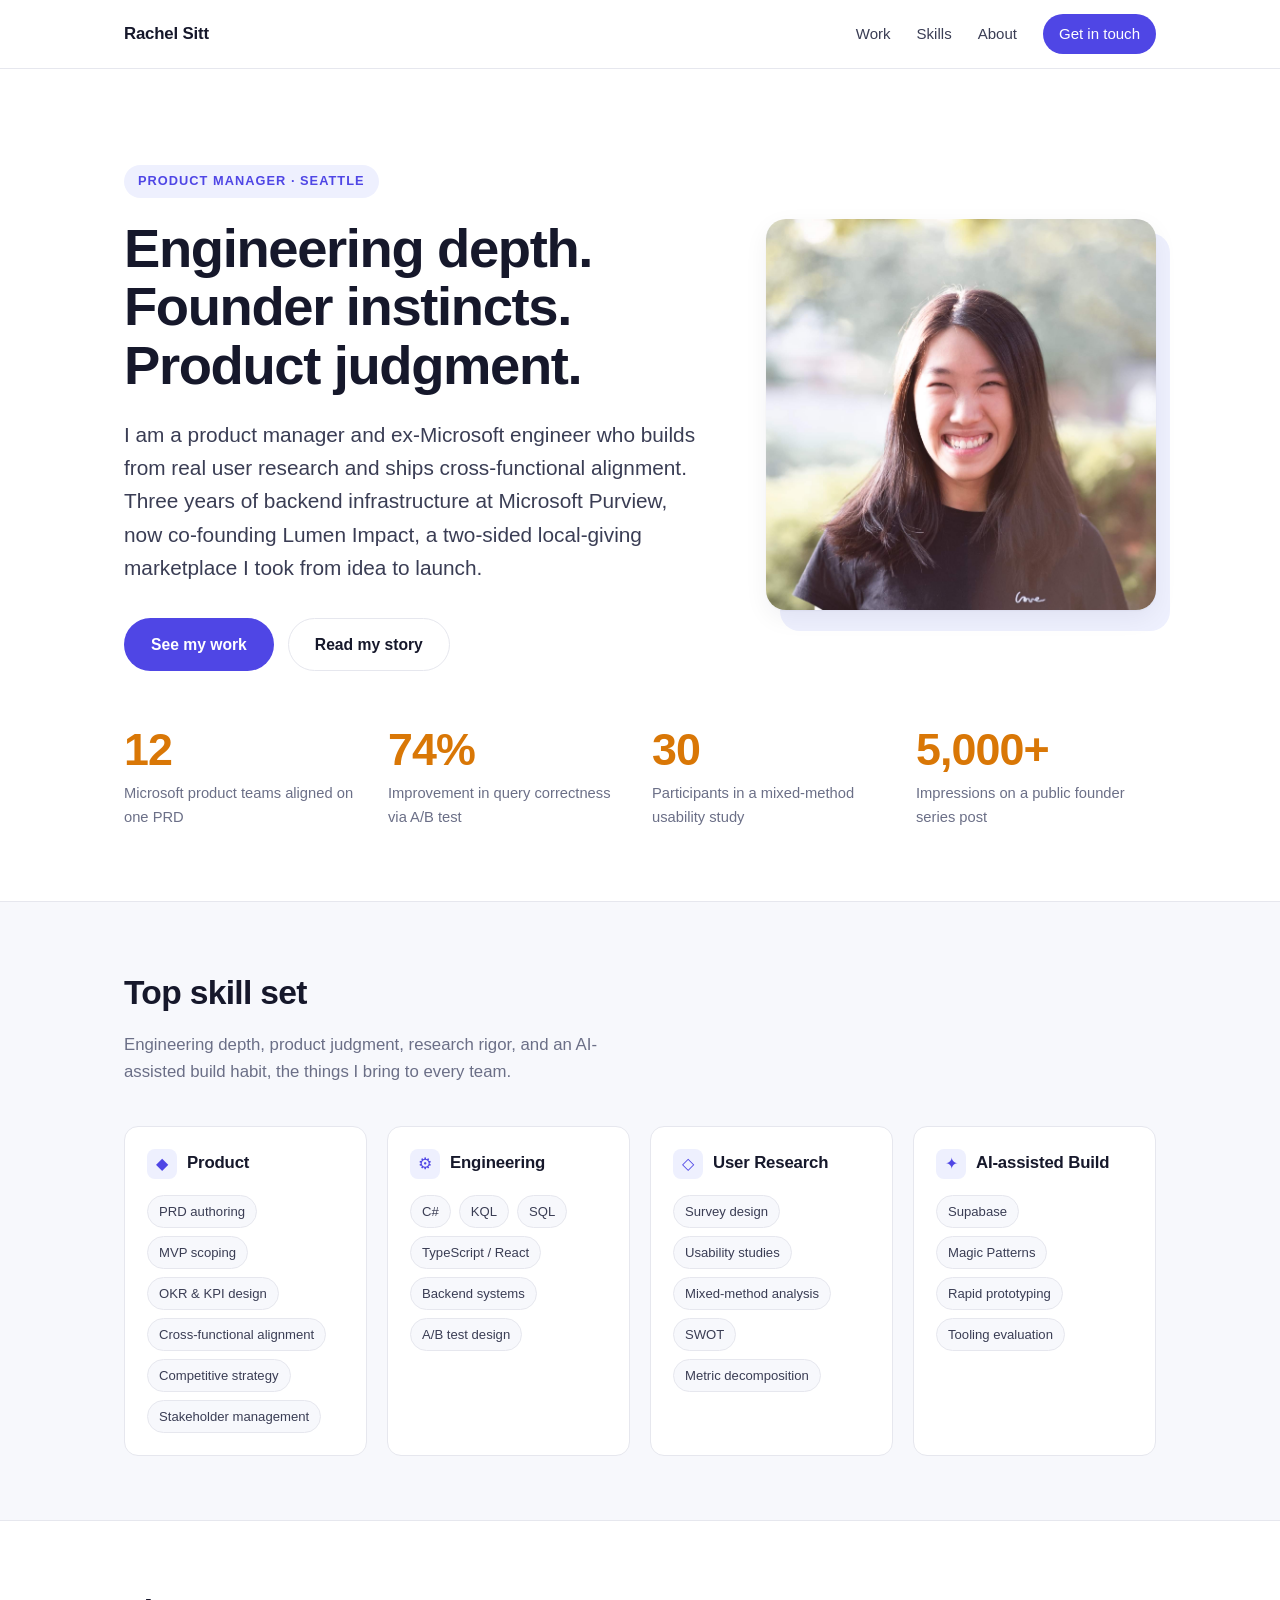
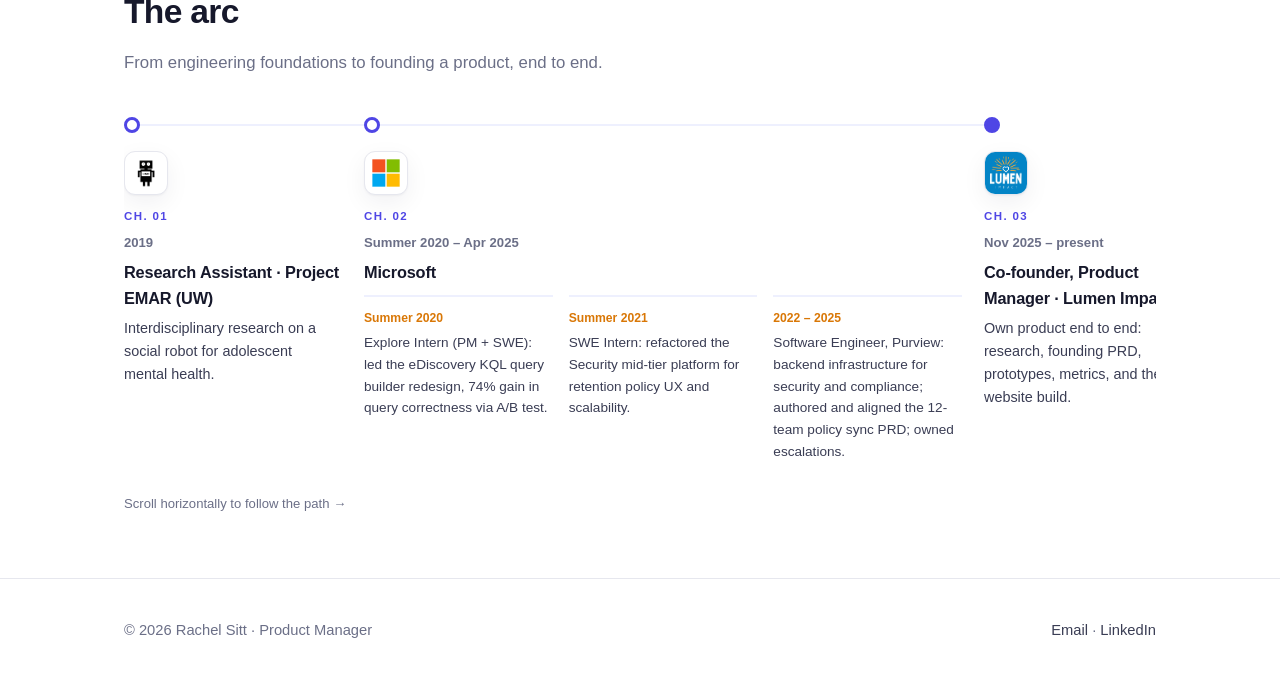
<file: index.html>
<!DOCTYPE html>
<html lang="en">
<head>
<meta charset="UTF-8">
<meta name="viewport" content="width=device-width, initial-scale=1.0">
<title>Rachel Sitt - Product Manager</title>
<meta name="description" content="Rachel Sitt - Product Manager, ex-Microsoft engineer, co-founder of Lumen Impact. Building products from real user research and cross-functional alignment.">
<link rel="stylesheet" href="css/styles.css">
</head>
<body>

<nav class="nav">
  <div class="nav-inner">
    <a href="index.html" class="brand">Rachel Sitt</a>
    <button class="nav-toggle" aria-label="Menu" onclick="document.getElementById('navlinks').classList.toggle('open')">☰</button>
    <div class="nav-links" id="navlinks">
      <a href="work.html">Work</a>
      <a href="skills.html">Skills</a>
      <a href="about.html">About</a>
      <a href="contact.html" class="nav-cta">Get in touch</a>
    </div>
  </div>
</nav>

<header class="hero">
  <div class="wrap">
    <div class="hero-grid">
      <div>
        <span class="eyebrow">Product Manager · Seattle</span>
        <h1>Engineering depth. Founder instincts. Product judgment.</h1>
        <p class="lede">I am a product manager and ex-Microsoft engineer who builds from real user research and ships cross-functional alignment. Three years of backend infrastructure at Microsoft Purview, now co-founding Lumen Impact, a two-sided local-giving marketplace I took from idea to launch.</p>
        <div class="hero-actions">
          <a href="work.html" class="btn btn-primary">See my work</a>
          <a href="about.html" class="btn btn-ghost">Read my story</a>
        </div>
      </div>
      <div class="hero-photo">
        <img src="assets/rachel.jpg" alt="Rachel Sitt">
      </div>
    </div>

    <div class="metrics">
      <div class="metric">
        <div class="num">12</div>
        <div class="label">Microsoft product teams aligned on one PRD</div>
      </div>
      <div class="metric">
        <div class="num">74%</div>
        <div class="label">Improvement in query correctness via A/B test</div>
      </div>
      <div class="metric">
        <div class="num">30</div>
        <div class="label">Participants in a mixed-method usability study</div>
      </div>
      <div class="metric">
        <div class="num">5,000+</div>
        <div class="label">Impressions on a public founder series post</div>
      </div>
    </div>
  </div>
</header>

<section class="bg-soft">
  <div class="wrap">
    <div class="section-head">
      <h2>Top skill set</h2>
      <p>Engineering depth, product judgment, research rigor, and an AI-assisted build habit, the things I bring to every team.</p>
    </div>
    <div class="skillset">
      <article class="skillset-card">
        <div class="ss-head"><span class="ss-glyph">◆</span><h3>Product</h3></div>
        <ul class="ss-tags">
          <li>PRD authoring</li>
          <li>MVP scoping</li>
          <li>OKR &amp; KPI design</li>
          <li>Cross-functional alignment</li>
          <li>Competitive strategy</li>
          <li>Stakeholder management</li>
        </ul>
      </article>
      <article class="skillset-card">
        <div class="ss-head"><span class="ss-glyph">⚙</span><h3>Engineering</h3></div>
        <ul class="ss-tags">
          <li>C#</li>
          <li>KQL</li>
          <li>SQL</li>
          <li>TypeScript / React</li>
          <li>Backend systems</li>
          <li>A/B test design</li>
        </ul>
      </article>
      <article class="skillset-card">
        <div class="ss-head"><span class="ss-glyph">◇</span><h3>User Research</h3></div>
        <ul class="ss-tags">
          <li>Survey design</li>
          <li>Usability studies</li>
          <li>Mixed-method analysis</li>
          <li>SWOT</li>
          <li>Metric decomposition</li>
        </ul>
      </article>
      <article class="skillset-card">
        <div class="ss-head"><span class="ss-glyph">✦</span><h3>AI-assisted Build</h3></div>
        <ul class="ss-tags">
          <li>Supabase</li>
          <li>Magic Patterns</li>
          <li>Rapid prototyping</li>
          <li>Tooling evaluation</li>
        </ul>
      </article>
    </div>
  </div>
</section>

<section class="htimeline-section">
  <div class="wrap">
    <div class="section-head">
      <h2>The arc</h2>
      <p>From engineering foundations to founding a product, end to end.</p>
    </div>
    <div class="htimeline">
      <div class="ht-track">
        <article class="ht-item">
          <span class="ht-dot"></span>
          <div class="ht-logo"><img src="assets/project-emar.png" alt="Project EMAR logo"></div>
          <div class="ht-ch">Ch. 01</div>
          <div class="ht-date">2019</div>
          <h4>Research Assistant · Project EMAR (UW)</h4>
          <p>Interdisciplinary research on a social robot for adolescent mental health.</p>
        </article>
        <article class="ht-item ht-item--wide">
          <span class="ht-dot"></span>
          <div class="ht-logo"><img src="assets/microsoft.png" alt="Microsoft logo"></div>
          <div class="ht-ch">Ch. 02</div>
          <div class="ht-date">Summer 2020 – Apr 2025</div>
          <h4>Microsoft</h4>
          <ul class="ht-roles">
            <li><span class="ht-rdate">Summer 2020</span> Explore Intern (PM + SWE): led the eDiscovery KQL query builder redesign, 74% gain in query correctness via A/B test.</li>
            <li><span class="ht-rdate">Summer 2021</span> SWE Intern: refactored the Security mid-tier platform for retention policy UX and scalability.</li>
            <li><span class="ht-rdate">2022 – 2025</span> Software Engineer, Purview: backend infrastructure for security and compliance; authored and aligned the 12-team policy sync PRD; owned escalations.</li>
          </ul>
        </article>
        <article class="ht-item">
          <span class="ht-dot"></span>
          <div class="ht-logo ht-logo--fill"><img src="assets/lumen-impact.jpg" alt="Lumen Impact logo"></div>
          <div class="ht-ch">Ch. 03</div>
          <div class="ht-date">Nov 2025 – present</div>
          <h4>Co-founder, Product Manager · Lumen Impact</h4>
          <p>Own product end to end: research, founding PRD, prototypes, metrics, and the website build.</p>
        </article>
      </div>
    </div>
    <p class="ht-hint">Scroll horizontally to follow the path →</p>
  </div>
</section>

<footer class="footer">
  <div class="wrap footer-inner">
    <div>© 2026 Rachel Sitt · Product Manager</div>
    <div>
      <a href="mailto:rsitt.coll@gmail.com">Email</a> ·
      <a href="https://linkedin.com/in/rachelsitt" target="_blank" rel="noopener">LinkedIn</a>
    </div>
  </div>
</footer>

</body>
</html>
</file>
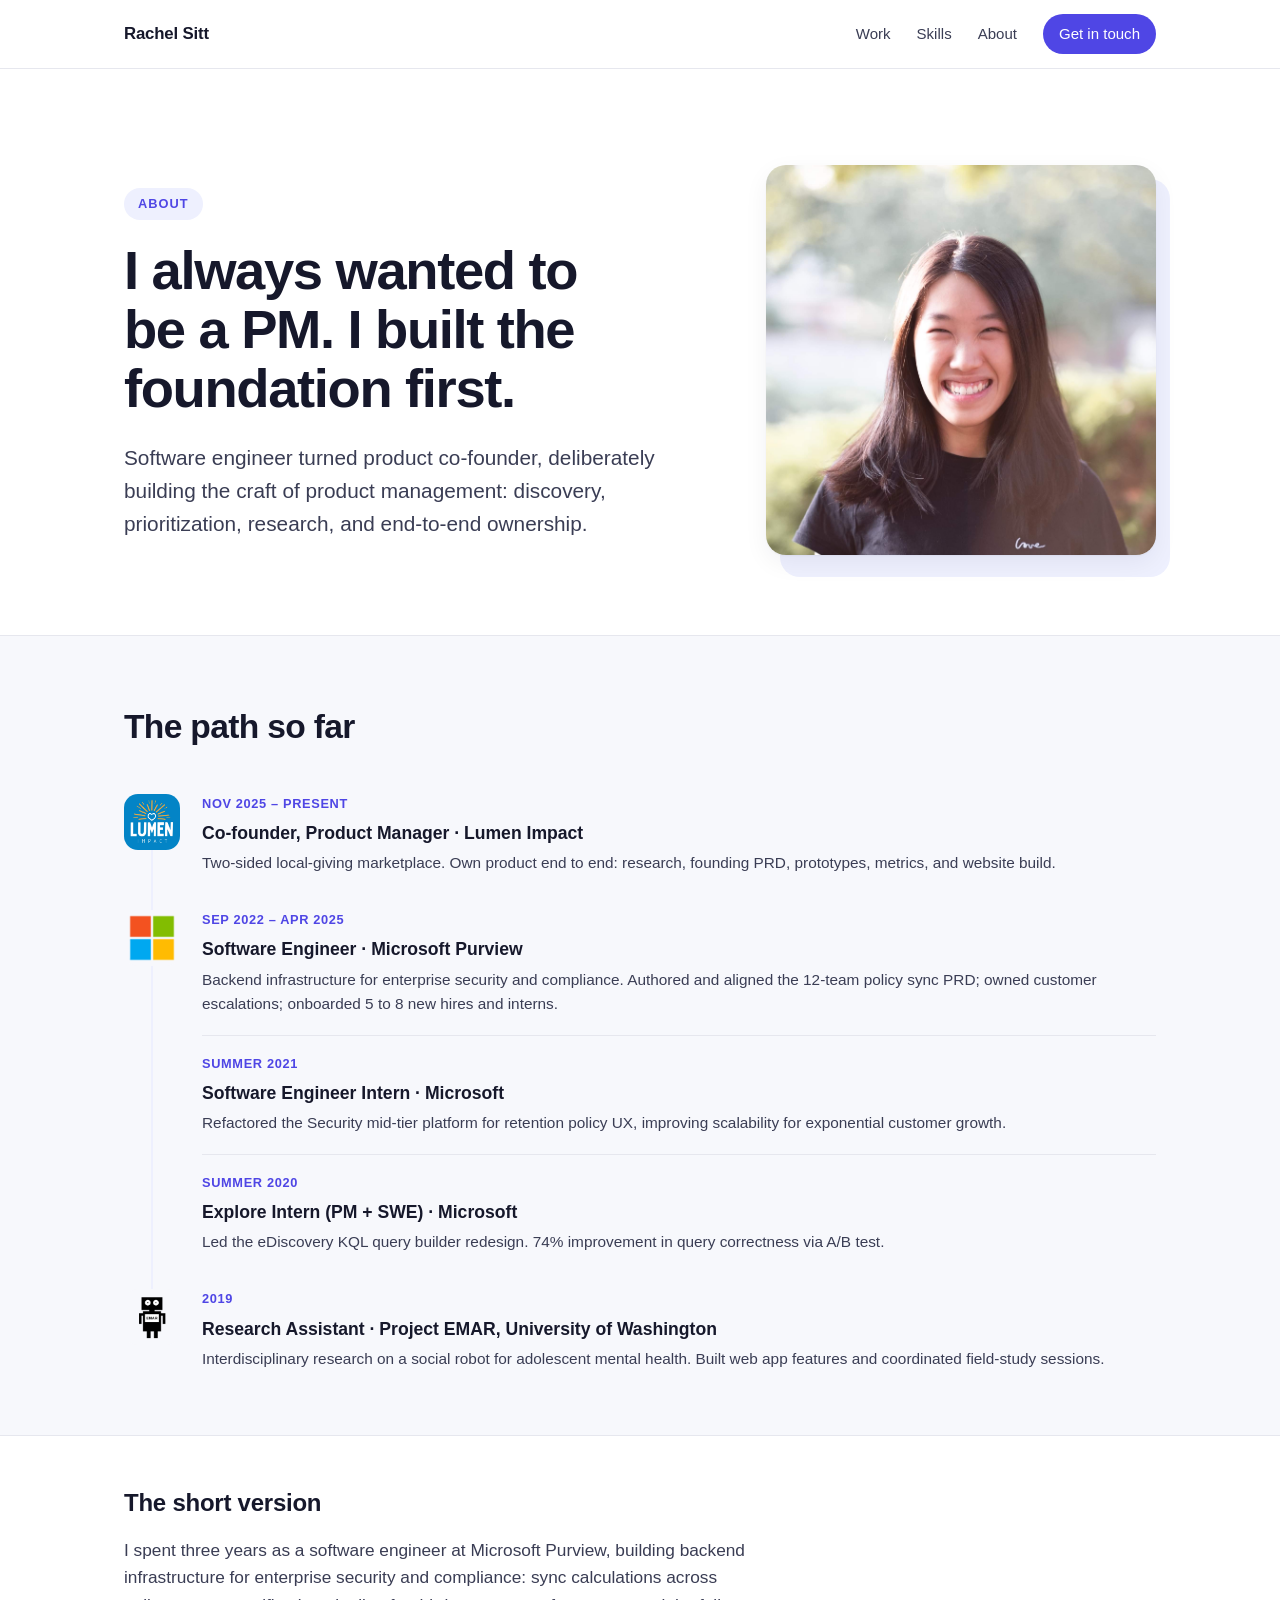
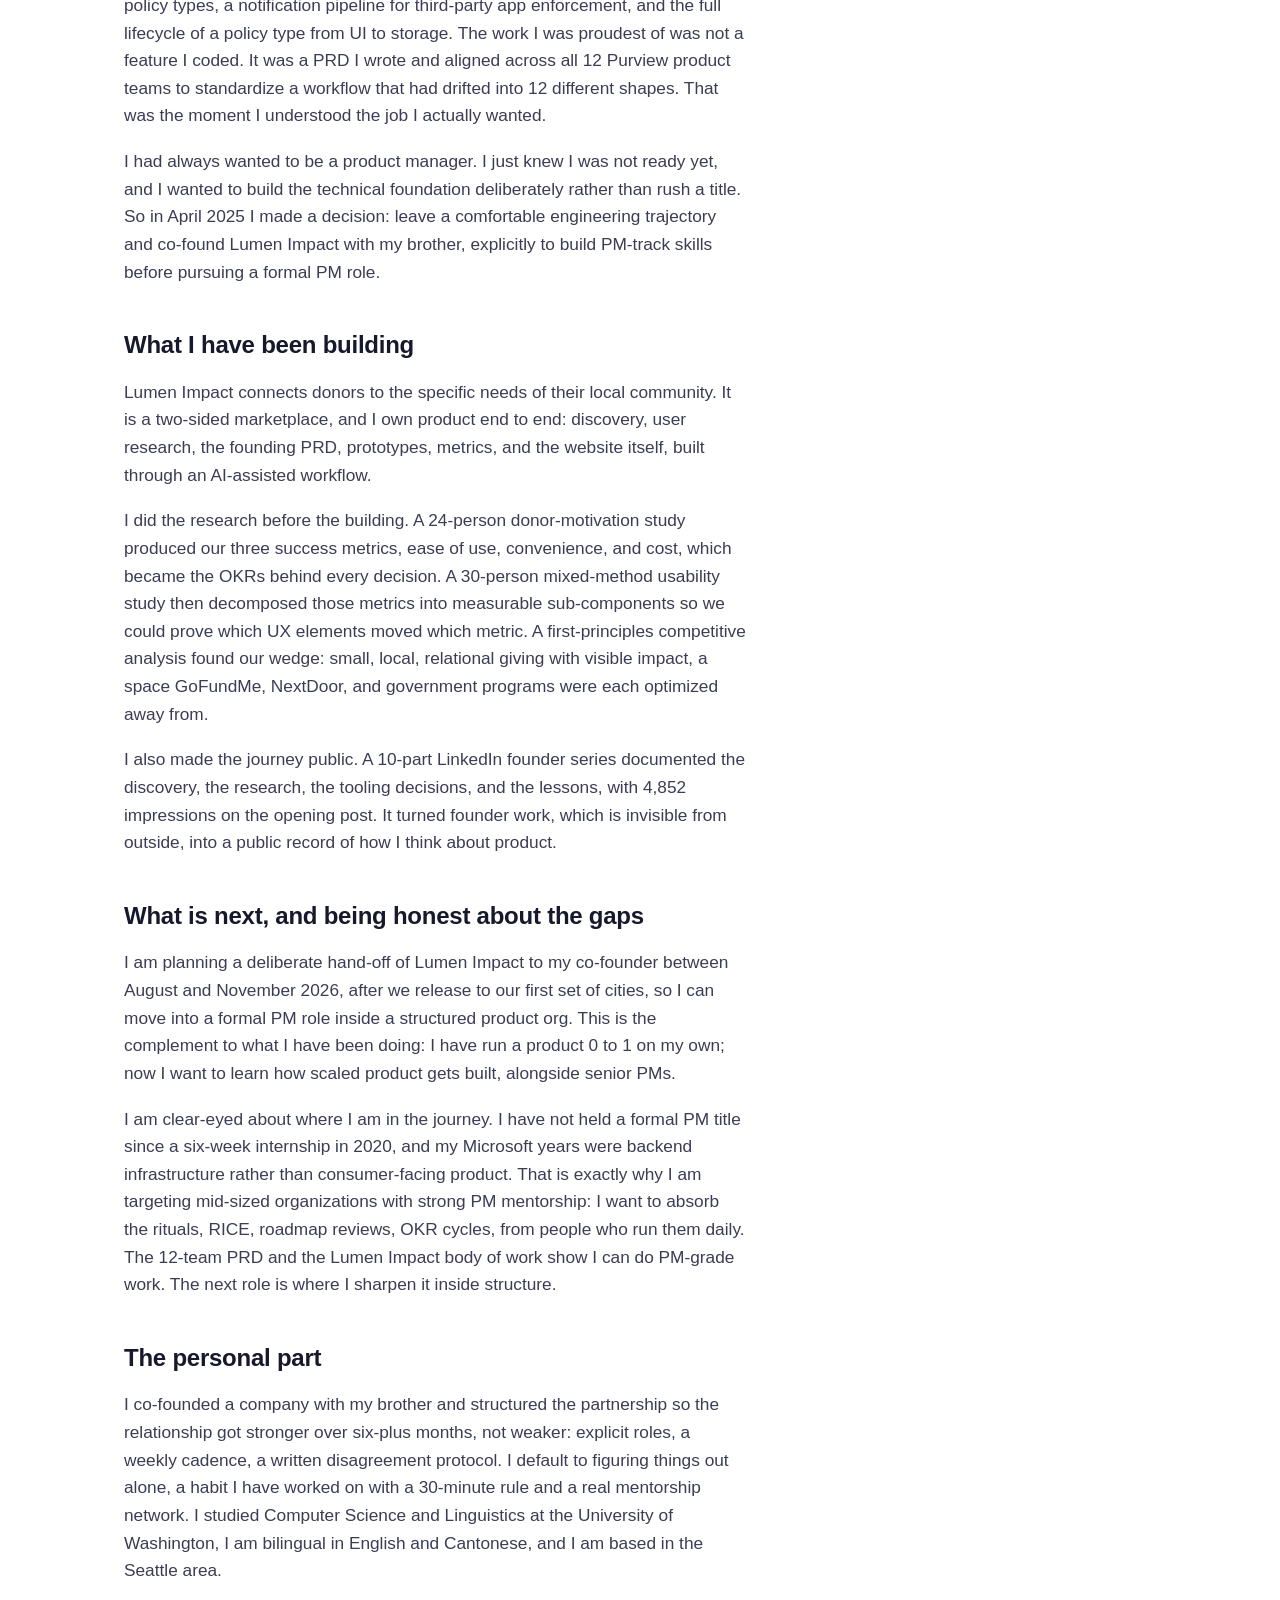
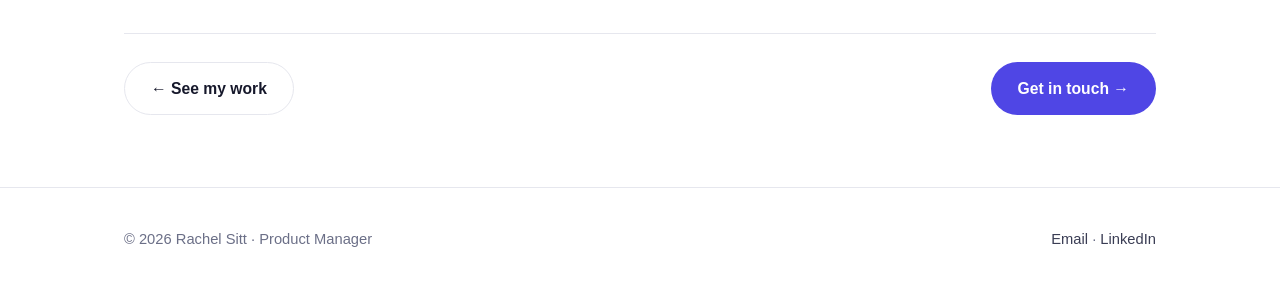
<file: about.html>
<!DOCTYPE html>
<html lang="en">
<head>
<meta charset="UTF-8">
<meta name="viewport" content="width=device-width, initial-scale=1.0">
<title>About · Rachel Sitt</title>
<meta name="description" content="Rachel Sitt's story: from Microsoft engineer to product co-founder, deliberately building PM-track skills.">
<link rel="stylesheet" href="css/styles.css">
</head>
<body>

<nav class="nav">
  <div class="nav-inner">
    <a href="index.html" class="brand">Rachel Sitt</a>
    <button class="nav-toggle" aria-label="Menu" onclick="document.getElementById('navlinks').classList.toggle('open')">☰</button>
    <div class="nav-links" id="navlinks">
      <a href="work.html">Work</a>
      <a href="skills.html">Skills</a>
      <a href="about.html">About</a>
      <a href="contact.html" class="nav-cta">Get in touch</a>
    </div>
  </div>
</nav>

<header class="hero">
  <div class="wrap">
    <div class="hero-grid">
      <div>
        <span class="eyebrow">About</span>
        <h1>I always wanted to be a PM. I built the foundation first.</h1>
        <p class="lede">Software engineer turned product co-founder, deliberately building the craft of product management: discovery, prioritization, research, and end-to-end ownership.</p>
      </div>
      <div class="hero-photo">
        <img src="assets/rachel.jpg" alt="Rachel Sitt">
      </div>
    </div>
  </div>
</header>

<section class="bg-soft">
  <div class="wrap">
    <div class="section-head">
      <h2>The path so far</h2>
    </div>
    <div class="vtimeline">

      <div class="vt-row">
        <div class="vt-logo vt-logo--fill"><img src="assets/lumen-impact.jpg" alt="Lumen Impact logo"></div>
        <div class="vt-stack">
          <div class="vt-item">
            <div class="vt-date">Nov 2025 – present</div>
            <h4>Co-founder, Product Manager · Lumen Impact</h4>
            <p>Two-sided local-giving marketplace. Own product end to end: research, founding PRD, prototypes, metrics, and website build.</p>
          </div>
        </div>
      </div>

      <div class="vt-row">
        <div class="vt-logo"><img src="assets/microsoft.png" alt="Microsoft logo"></div>
        <div class="vt-stack">
          <div class="vt-item">
            <div class="vt-date">Sep 2022 – Apr 2025</div>
            <h4>Software Engineer · Microsoft Purview</h4>
            <p>Backend infrastructure for enterprise security and compliance. Authored and aligned the 12-team policy sync PRD; owned customer escalations; onboarded 5 to 8 new hires and interns.</p>
          </div>
          <div class="vt-item">
            <div class="vt-date">Summer 2021</div>
            <h4>Software Engineer Intern · Microsoft</h4>
            <p>Refactored the Security mid-tier platform for retention policy UX, improving scalability for exponential customer growth.</p>
          </div>
          <div class="vt-item">
            <div class="vt-date">Summer 2020</div>
            <h4>Explore Intern (PM + SWE) · Microsoft</h4>
            <p>Led the eDiscovery KQL query builder redesign. 74% improvement in query correctness via A/B test.</p>
          </div>
        </div>
      </div>

      <div class="vt-row">
        <div class="vt-logo"><img src="assets/project-emar.png" alt="Project EMAR logo"></div>
        <div class="vt-stack">
          <div class="vt-item">
            <div class="vt-date">2019</div>
            <h4>Research Assistant · Project EMAR, University of Washington</h4>
            <p>Interdisciplinary research on a social robot for adolescent mental health. Built web app features and coordinated field-study sessions.</p>
          </div>
        </div>
      </div>

    </div>
  </div>
</section>

<section class="cs-body">
  <div class="wrap">
    <div class="prose">
      <h2>The short version</h2>
      <p>I spent three years as a software engineer at Microsoft Purview, building backend infrastructure for enterprise security and compliance: sync calculations across policy types, a notification pipeline for third-party app enforcement, and the full lifecycle of a policy type from UI to storage. The work I was proudest of was not a feature I coded. It was a PRD I wrote and aligned across all 12 Purview product teams to standardize a workflow that had drifted into 12 different shapes. That was the moment I understood the job I actually wanted.</p>
      <p>I had always wanted to be a product manager. I just knew I was not ready yet, and I wanted to build the technical foundation deliberately rather than rush a title. So in April 2025 I made a decision: leave a comfortable engineering trajectory and co-found Lumen Impact with my brother, explicitly to build PM-track skills before pursuing a formal PM role.</p>

      <h2>What I have been building</h2>
      <p>Lumen Impact connects donors to the specific needs of their local community. It is a two-sided marketplace, and I own product end to end: discovery, user research, the founding PRD, prototypes, metrics, and the website itself, built through an AI-assisted workflow.</p>
      <p>I did the research before the building. A 24-person donor-motivation study produced our three success metrics, ease of use, convenience, and cost, which became the OKRs behind every decision. A 30-person mixed-method usability study then decomposed those metrics into measurable sub-components so we could prove which UX elements moved which metric. A first-principles competitive analysis found our wedge: small, local, relational giving with visible impact, a space GoFundMe, NextDoor, and government programs were each optimized away from.</p>
      <p>I also made the journey public. A 10-part LinkedIn founder series documented the discovery, the research, the tooling decisions, and the lessons, with 4,852 impressions on the opening post. It turned founder work, which is invisible from outside, into a public record of how I think about product.</p>

      <h2>What is next, and being honest about the gaps</h2>
      <p>I am planning a deliberate hand-off of Lumen Impact to my co-founder between August and November 2026, after we release to our first set of cities, so I can move into a formal PM role inside a structured product org. This is the complement to what I have been doing: I have run a product 0 to 1 on my own; now I want to learn how scaled product gets built, alongside senior PMs.</p>
      <p>I am clear-eyed about where I am in the journey. I have not held a formal PM title since a six-week internship in 2020, and my Microsoft years were backend infrastructure rather than consumer-facing product. That is exactly why I am targeting mid-sized organizations with strong PM mentorship: I want to absorb the rituals, RICE, roadmap reviews, OKR cycles, from people who run them daily. The 12-team PRD and the Lumen Impact body of work show I can do PM-grade work. The next role is where I sharpen it inside structure.</p>

      <h2>The personal part</h2>
      <p>I co-founded a company with my brother and structured the partnership so the relationship got stronger over six-plus months, not weaker: explicit roles, a weekly cadence, a written disagreement protocol. I default to figuring things out alone, a habit I have worked on with a 30-minute rule and a real mentorship network. I studied Computer Science and Linguistics at the University of Washington, I am bilingual in English and Cantonese, and I am based in the Seattle area.</p>
    </div>

    <div class="cs-nav">
      <a href="work.html" class="btn btn-ghost">← See my work</a>
      <a href="contact.html" class="btn btn-primary">Get in touch →</a>
    </div>
  </div>
</section>

<footer class="footer">
  <div class="wrap footer-inner">
    <div>© 2026 Rachel Sitt · Product Manager</div>
    <div>
      <a href="mailto:rsitt.coll@gmail.com">Email</a> ·
      <a href="https://linkedin.com/in/rachelsitt" target="_blank" rel="noopener">LinkedIn</a>
    </div>
  </div>
</footer>

</body>
</html>
</file>
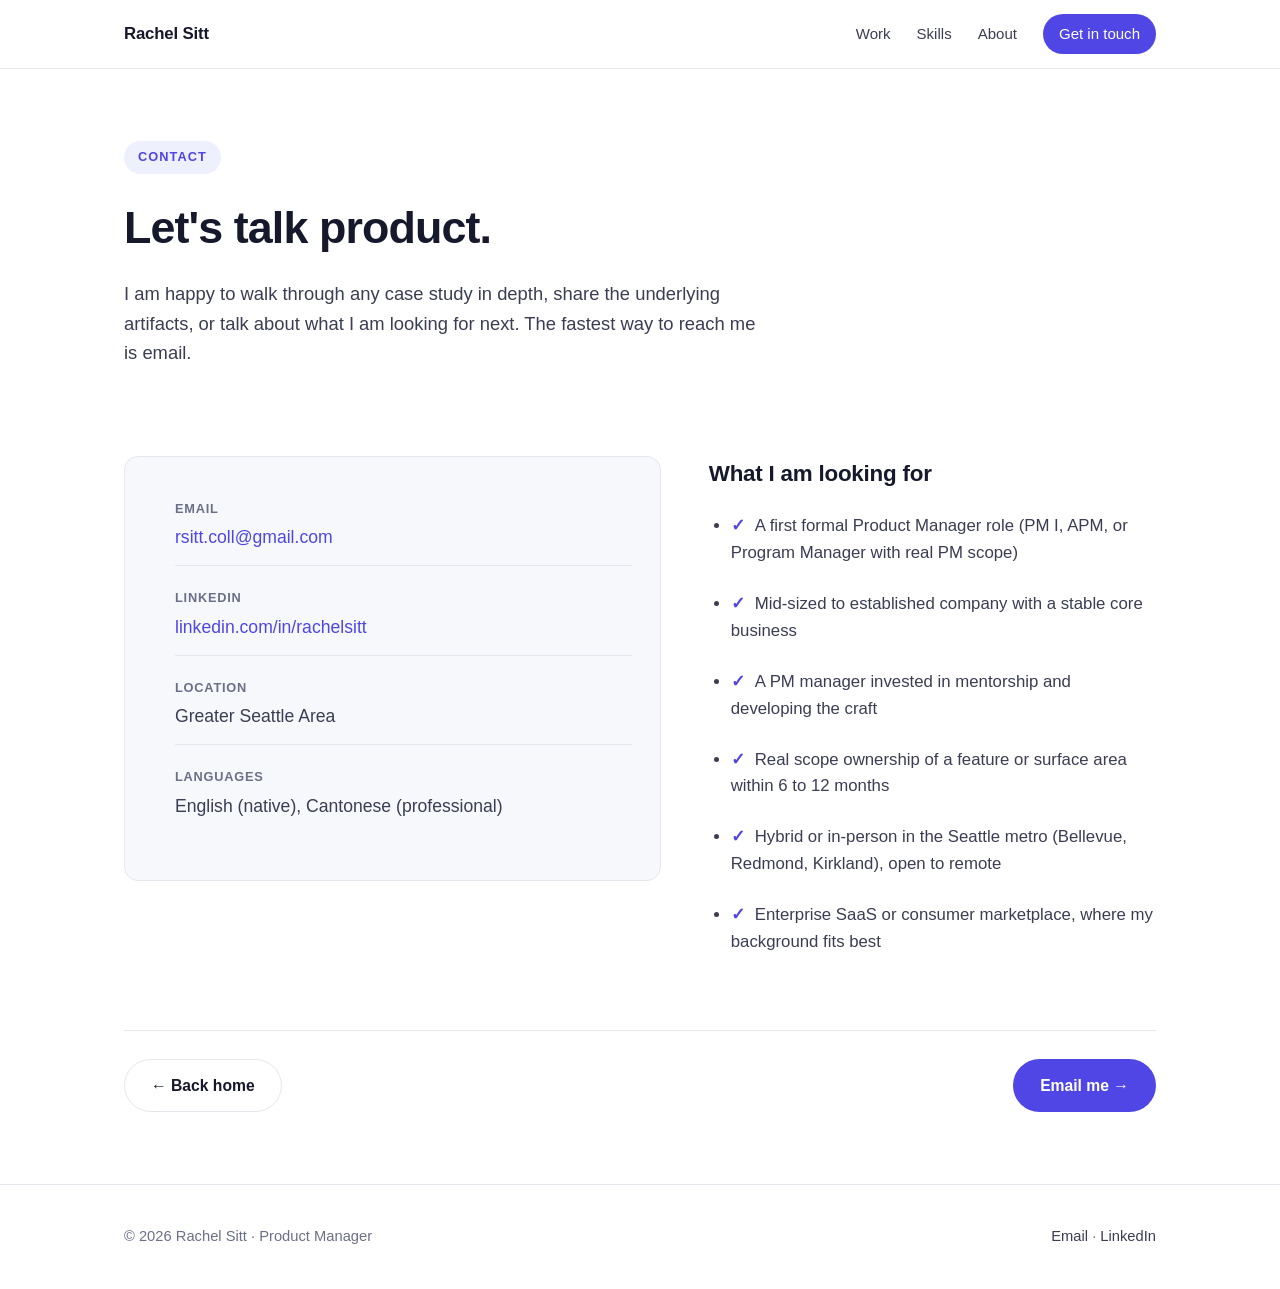
<file: contact.html>
<!DOCTYPE html>
<html lang="en">
<head>
<meta charset="UTF-8">
<meta name="viewport" content="width=device-width, initial-scale=1.0">
<title>Contact · Rachel Sitt</title>
<meta name="description" content="Get in touch with Rachel Sitt, Product Manager in the Seattle area.">
<link rel="stylesheet" href="css/styles.css">
</head>
<body>

<nav class="nav">
  <div class="nav-inner">
    <a href="index.html" class="brand">Rachel Sitt</a>
    <button class="nav-toggle" aria-label="Menu" onclick="document.getElementById('navlinks').classList.toggle('open')">☰</button>
    <div class="nav-links" id="navlinks">
      <a href="work.html">Work</a>
      <a href="skills.html">Skills</a>
      <a href="about.html">About</a>
      <a href="contact.html" class="nav-cta">Get in touch</a>
    </div>
  </div>
</nav>

<header class="cs-hero">
  <div class="wrap">
    <span class="eyebrow">Contact</span>
    <h1>Let's talk product.</h1>
    <p class="sub">I am happy to walk through any case study in depth, share the underlying artifacts, or talk about what I am looking for next. The fastest way to reach me is email.</p>
  </div>
</header>

<section class="cs-body">
  <div class="wrap">
    <div class="contact-grid">
      <div>
        <div class="contact-card">
          <ul class="contact-list">
            <li>
              <div class="k">Email</div>
              <div class="v"><a href="mailto:rsitt.coll@gmail.com">rsitt.coll@gmail.com</a></div>
            </li>
            <li>
              <div class="k">LinkedIn</div>
              <div class="v"><a href="https://linkedin.com/in/rachelsitt" target="_blank" rel="noopener">linkedin.com/in/rachelsitt</a></div>
            </li>
            <li>
              <div class="k">Location</div>
              <div class="v">Greater Seattle Area</div>
            </li>
            <li>
              <div class="k">Languages</div>
              <div class="v">English (native), Cantonese (professional)</div>
            </li>
          </ul>
        </div>
      </div>

      <div>
        <h2 style="font-size:1.4rem;letter-spacing:-.01em;color:var(--ink);margin-bottom:14px">What I am looking for</h2>
        <ul class="looking">
          <li>A first formal Product Manager role (PM I, APM, or Program Manager with real PM scope)</li>
          <li>Mid-sized to established company with a stable core business</li>
          <li>A PM manager invested in mentorship and developing the craft</li>
          <li>Real scope ownership of a feature or surface area within 6 to 12 months</li>
          <li>Hybrid or in-person in the Seattle metro (Bellevue, Redmond, Kirkland), open to remote</li>
          <li>Enterprise SaaS or consumer marketplace, where my background fits best</li>
        </ul>
      </div>
    </div>

    <div class="cs-nav">
      <a href="index.html" class="btn btn-ghost">← Back home</a>
      <a href="mailto:rsitt.coll@gmail.com" class="btn btn-primary">Email me →</a>
    </div>
  </div>
</section>

<footer class="footer">
  <div class="wrap footer-inner">
    <div>© 2026 Rachel Sitt · Product Manager</div>
    <div>
      <a href="mailto:rsitt.coll@gmail.com">Email</a> ·
      <a href="https://linkedin.com/in/rachelsitt" target="_blank" rel="noopener">LinkedIn</a>
    </div>
  </div>
</footer>

</body>
</html>
</file>
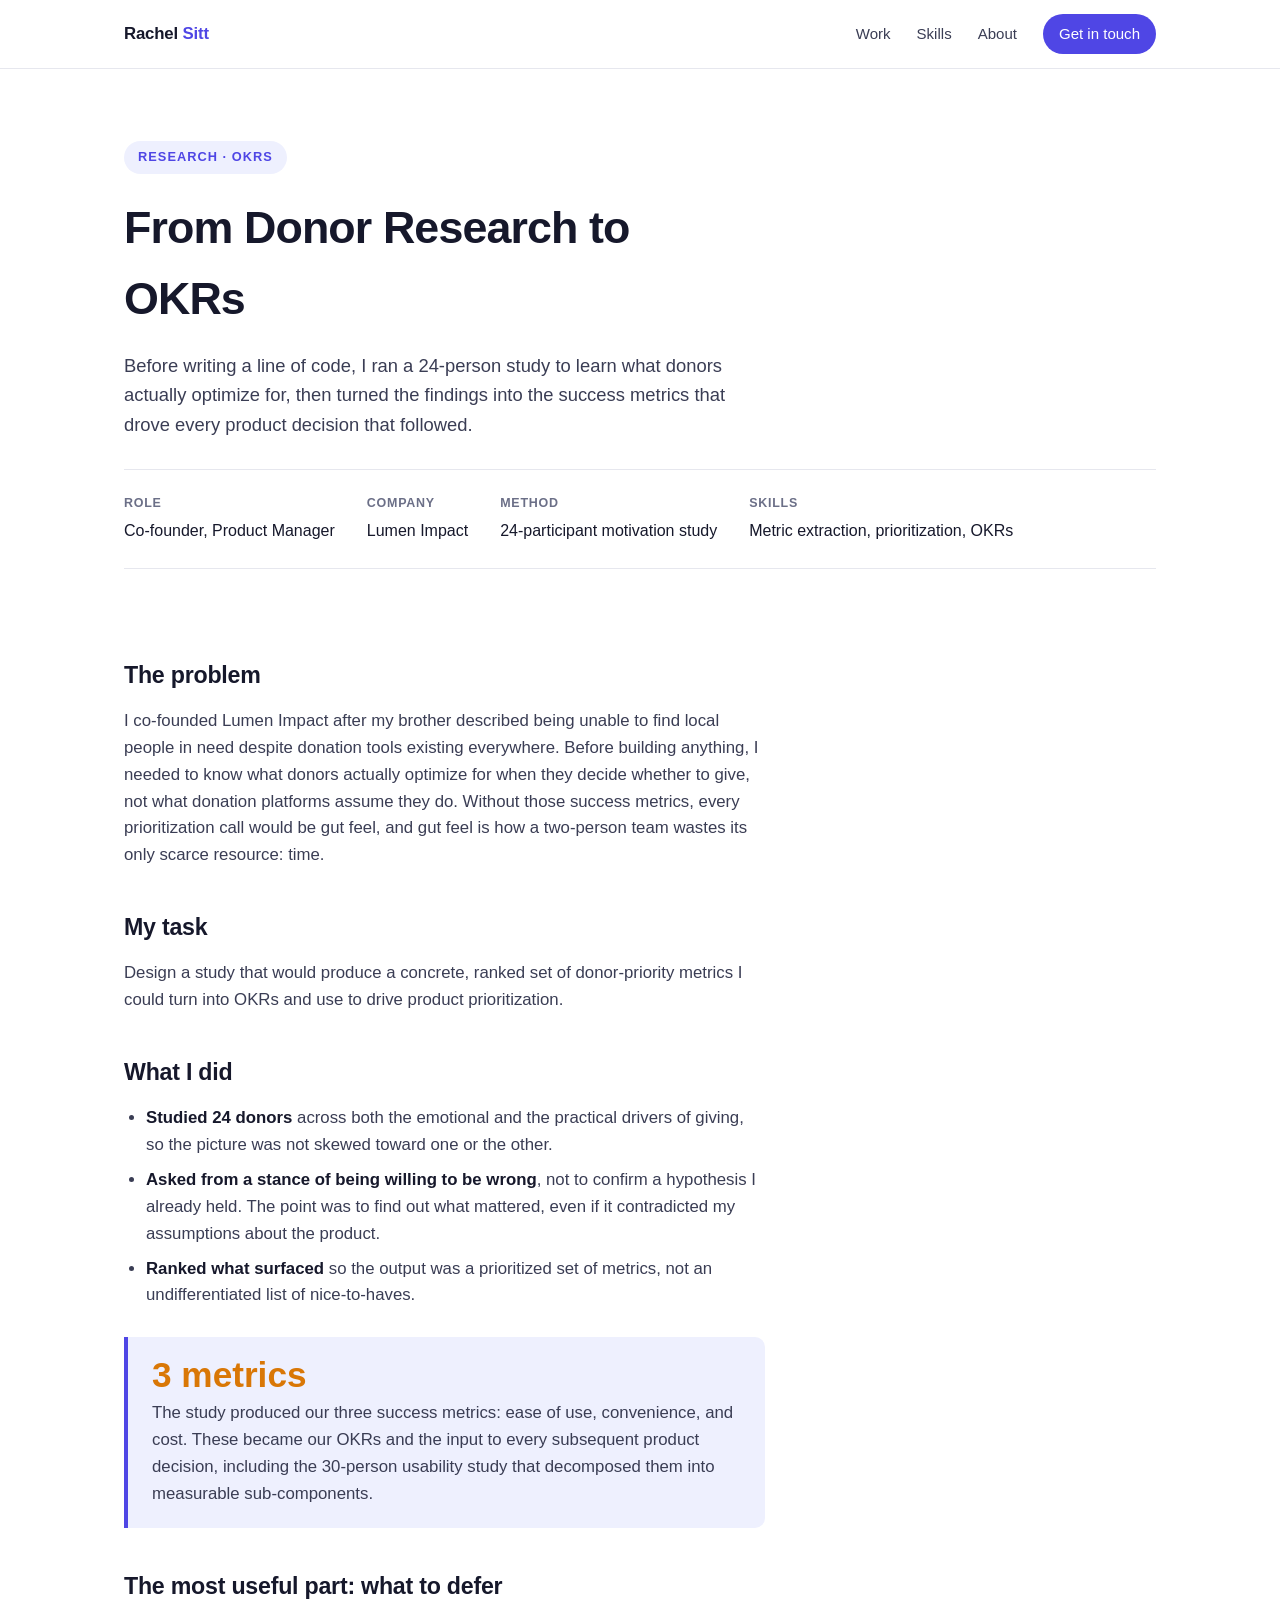
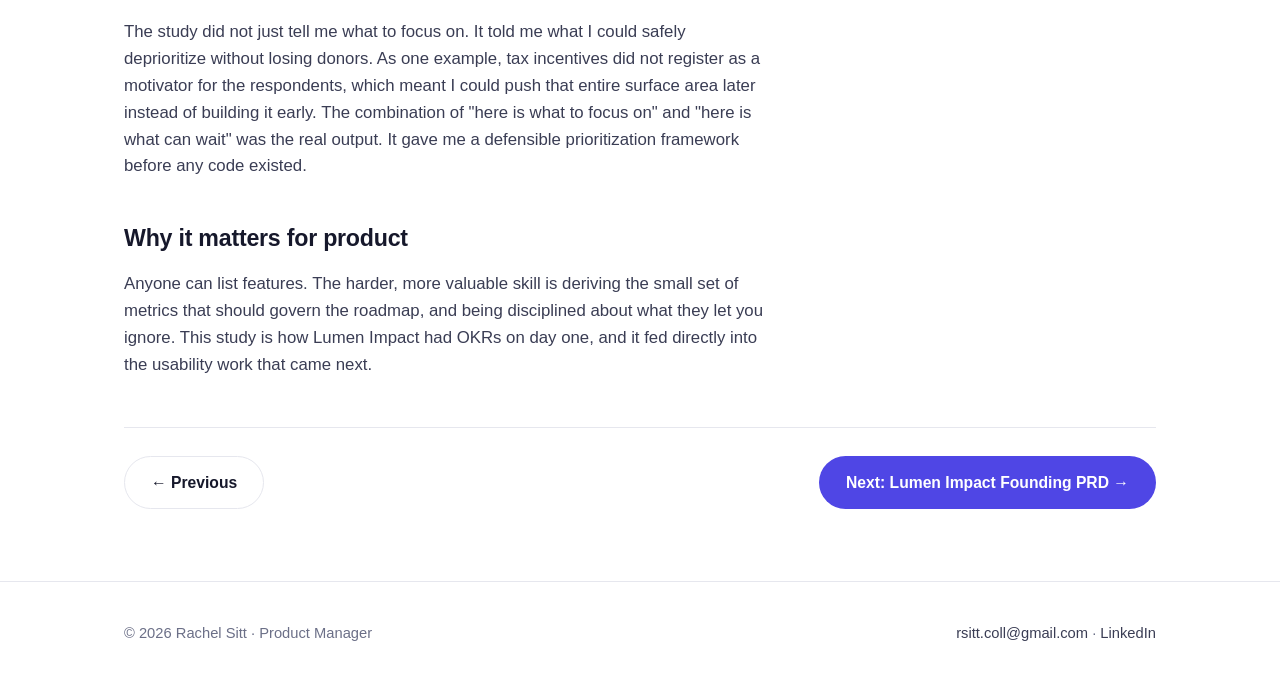
<file: donor-okrs.html>
<!DOCTYPE html>
<html lang="en">
<head>
<meta charset="UTF-8">
<meta name="viewport" content="width=device-width, initial-scale=1.0">
<title>From Donor Research to OKRs · Rachel Sitt</title>
<meta name="description" content="How Rachel Sitt turned a 24-person donor study into the success metrics that drove every Lumen Impact product decision.">
<link rel="stylesheet" href="../css/styles.css">
</head>
<body>

<nav class="nav">
  <div class="nav-inner">
    <a href="../index.html" class="brand">Rachel <span>Sitt</span></a>
    <button class="nav-toggle" aria-label="Menu" onclick="document.getElementById('navlinks').classList.toggle('open')">☰</button>
    <div class="nav-links" id="navlinks">
      <a href="../work.html">Work</a>
      <a href="../skills.html">Skills</a>
      <a href="../about.html">About</a>
      <a href="../contact.html" class="nav-cta">Get in touch</a>
    </div>
  </div>
</nav>

<header class="cs-hero">
  <div class="wrap">
    <span class="eyebrow">Research · OKRs</span>
    <h1>From Donor Research to OKRs</h1>
    <p class="sub">Before writing a line of code, I ran a 24-person study to learn what donors actually optimize for, then turned the findings into the success metrics that drove every product decision that followed.</p>
    <div class="cs-meta">
      <div><div class="k">Role</div><div class="v">Co-founder, Product Manager</div></div>
      <div><div class="k">Company</div><div class="v">Lumen Impact</div></div>
      <div><div class="k">Method</div><div class="v">24-participant motivation study</div></div>
      <div><div class="k">Skills</div><div class="v">Metric extraction, prioritization, OKRs</div></div>
    </div>
  </div>
</header>

<section class="cs-body">
  <div class="wrap">
    <div class="col">
      <h2>The problem</h2>
      <p>I co-founded Lumen Impact after my brother described being unable to find local people in need despite donation tools existing everywhere. Before building anything, I needed to know what donors actually optimize for when they decide whether to give, not what donation platforms assume they do. Without those success metrics, every prioritization call would be gut feel, and gut feel is how a two-person team wastes its only scarce resource: time.</p>

      <h2>My task</h2>
      <p>Design a study that would produce a concrete, ranked set of donor-priority metrics I could turn into OKRs and use to drive product prioritization.</p>

      <h2>What I did</h2>
      <ul>
        <li><strong>Studied 24 donors</strong> across both the emotional and the practical drivers of giving, so the picture was not skewed toward one or the other.</li>
        <li><strong>Asked from a stance of being willing to be wrong</strong>, not to confirm a hypothesis I already held. The point was to find out what mattered, even if it contradicted my assumptions about the product.</li>
        <li><strong>Ranked what surfaced</strong> so the output was a prioritized set of metrics, not an undifferentiated list of nice-to-haves.</li>
      </ul>

      <div class="callout">
        <div class="num">3 metrics</div>
        <p>The study produced our three success metrics: ease of use, convenience, and cost. These became our OKRs and the input to every subsequent product decision, including the 30-person usability study that decomposed them into measurable sub-components.</p>
      </div>

      <h2>The most useful part: what to defer</h2>
      <p>The study did not just tell me what to focus on. It told me what I could safely deprioritize without losing donors. As one example, tax incentives did not register as a motivator for the respondents, which meant I could push that entire surface area later instead of building it early. The combination of "here is what to focus on" and "here is what can wait" was the real output. It gave me a defensible prioritization framework before any code existed.</p>

      <h2>Why it matters for product</h2>
      <p>Anyone can list features. The harder, more valuable skill is deriving the small set of metrics that should govern the roadmap, and being disciplined about what they let you ignore. This study is how Lumen Impact had OKRs on day one, and it fed directly into the usability work that came next.</p>
    </div>

    <div class="cs-nav">
      <a href="usability-study.html" class="btn btn-ghost">← Previous</a>
      <a href="lumen-prd.html" class="btn btn-primary">Next: Lumen Impact Founding PRD →</a>
    </div>
  </div>
</section>

<footer class="footer">
  <div class="wrap footer-inner">
    <div>© 2026 Rachel Sitt · Product Manager</div>
    <div>
      <a href="mailto:rsitt.coll@gmail.com">rsitt.coll@gmail.com</a> ·
      <a href="https://linkedin.com/in/rachelsitt" target="_blank" rel="noopener">LinkedIn</a>
    </div>
  </div>
</footer>

</body>
</html>
</file>
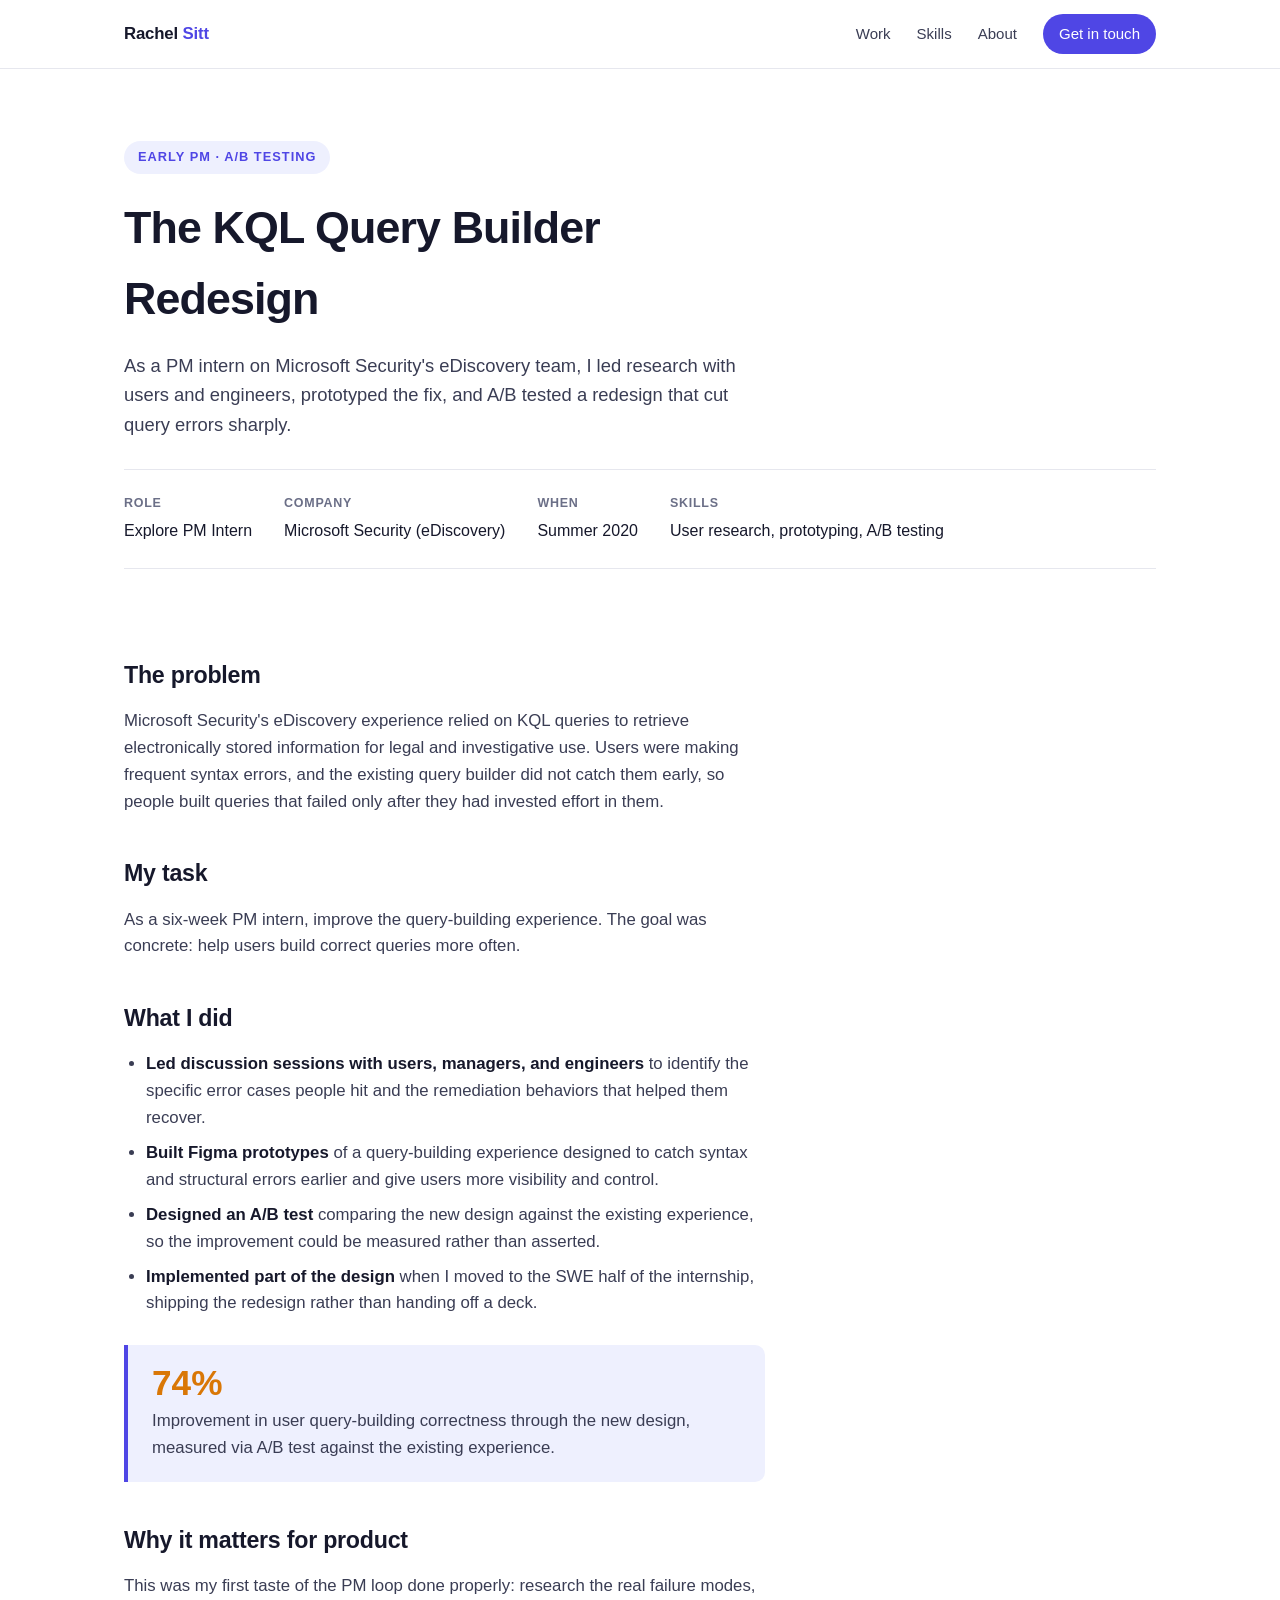
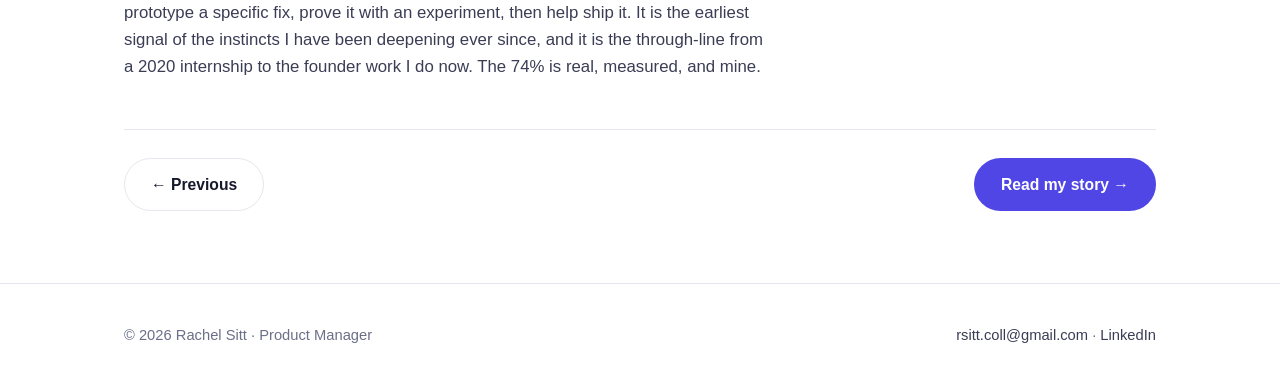
<file: kql-redesign.html>
<!DOCTYPE html>
<html lang="en">
<head>
<meta charset="UTF-8">
<meta name="viewport" content="width=device-width, initial-scale=1.0">
<title>KQL Query Builder Redesign · Rachel Sitt</title>
<meta name="description" content="How Rachel Sitt led a redesign of Microsoft Security's eDiscovery query builder that improved query correctness by 74%.">
<link rel="stylesheet" href="../css/styles.css">
</head>
<body>

<nav class="nav">
  <div class="nav-inner">
    <a href="../index.html" class="brand">Rachel <span>Sitt</span></a>
    <button class="nav-toggle" aria-label="Menu" onclick="document.getElementById('navlinks').classList.toggle('open')">☰</button>
    <div class="nav-links" id="navlinks">
      <a href="../work.html">Work</a>
      <a href="../skills.html">Skills</a>
      <a href="../about.html">About</a>
      <a href="../contact.html" class="nav-cta">Get in touch</a>
    </div>
  </div>
</nav>

<header class="cs-hero">
  <div class="wrap">
    <span class="eyebrow">Early PM · A/B Testing</span>
    <h1>The KQL Query Builder Redesign</h1>
    <p class="sub">As a PM intern on Microsoft Security's eDiscovery team, I led research with users and engineers, prototyped the fix, and A/B tested a redesign that cut query errors sharply.</p>
    <div class="cs-meta">
      <div><div class="k">Role</div><div class="v">Explore PM Intern</div></div>
      <div><div class="k">Company</div><div class="v">Microsoft Security (eDiscovery)</div></div>
      <div><div class="k">When</div><div class="v">Summer 2020</div></div>
      <div><div class="k">Skills</div><div class="v">User research, prototyping, A/B testing</div></div>
    </div>
  </div>
</header>

<section class="cs-body">
  <div class="wrap">
    <div class="col">
      <h2>The problem</h2>
      <p>Microsoft Security's eDiscovery experience relied on KQL queries to retrieve electronically stored information for legal and investigative use. Users were making frequent syntax errors, and the existing query builder did not catch them early, so people built queries that failed only after they had invested effort in them.</p>

      <h2>My task</h2>
      <p>As a six-week PM intern, improve the query-building experience. The goal was concrete: help users build correct queries more often.</p>

      <h2>What I did</h2>
      <ul>
        <li><strong>Led discussion sessions with users, managers, and engineers</strong> to identify the specific error cases people hit and the remediation behaviors that helped them recover.</li>
        <li><strong>Built Figma prototypes</strong> of a query-building experience designed to catch syntax and structural errors earlier and give users more visibility and control.</li>
        <li><strong>Designed an A/B test</strong> comparing the new design against the existing experience, so the improvement could be measured rather than asserted.</li>
        <li><strong>Implemented part of the design</strong> when I moved to the SWE half of the internship, shipping the redesign rather than handing off a deck.</li>
      </ul>

      <div class="callout">
        <div class="num">74%</div>
        <p>Improvement in user query-building correctness through the new design, measured via A/B test against the existing experience.</p>
      </div>

      <h2>Why it matters for product</h2>
      <p>This was my first taste of the PM loop done properly: research the real failure modes, prototype a specific fix, prove it with an experiment, then help ship it. It is the earliest signal of the instincts I have been deepening ever since, and it is the through-line from a 2020 internship to the founder work I do now. The 74% is real, measured, and mine.</p>
    </div>

    <div class="cs-nav">
      <a href="lumen-prd.html" class="btn btn-ghost">← Previous</a>
      <a href="../about.html" class="btn btn-primary">Read my story →</a>
    </div>
  </div>
</section>

<footer class="footer">
  <div class="wrap footer-inner">
    <div>© 2026 Rachel Sitt · Product Manager</div>
    <div>
      <a href="mailto:rsitt.coll@gmail.com">rsitt.coll@gmail.com</a> ·
      <a href="https://linkedin.com/in/rachelsitt" target="_blank" rel="noopener">LinkedIn</a>
    </div>
  </div>
</footer>

</body>
</html>
</file>
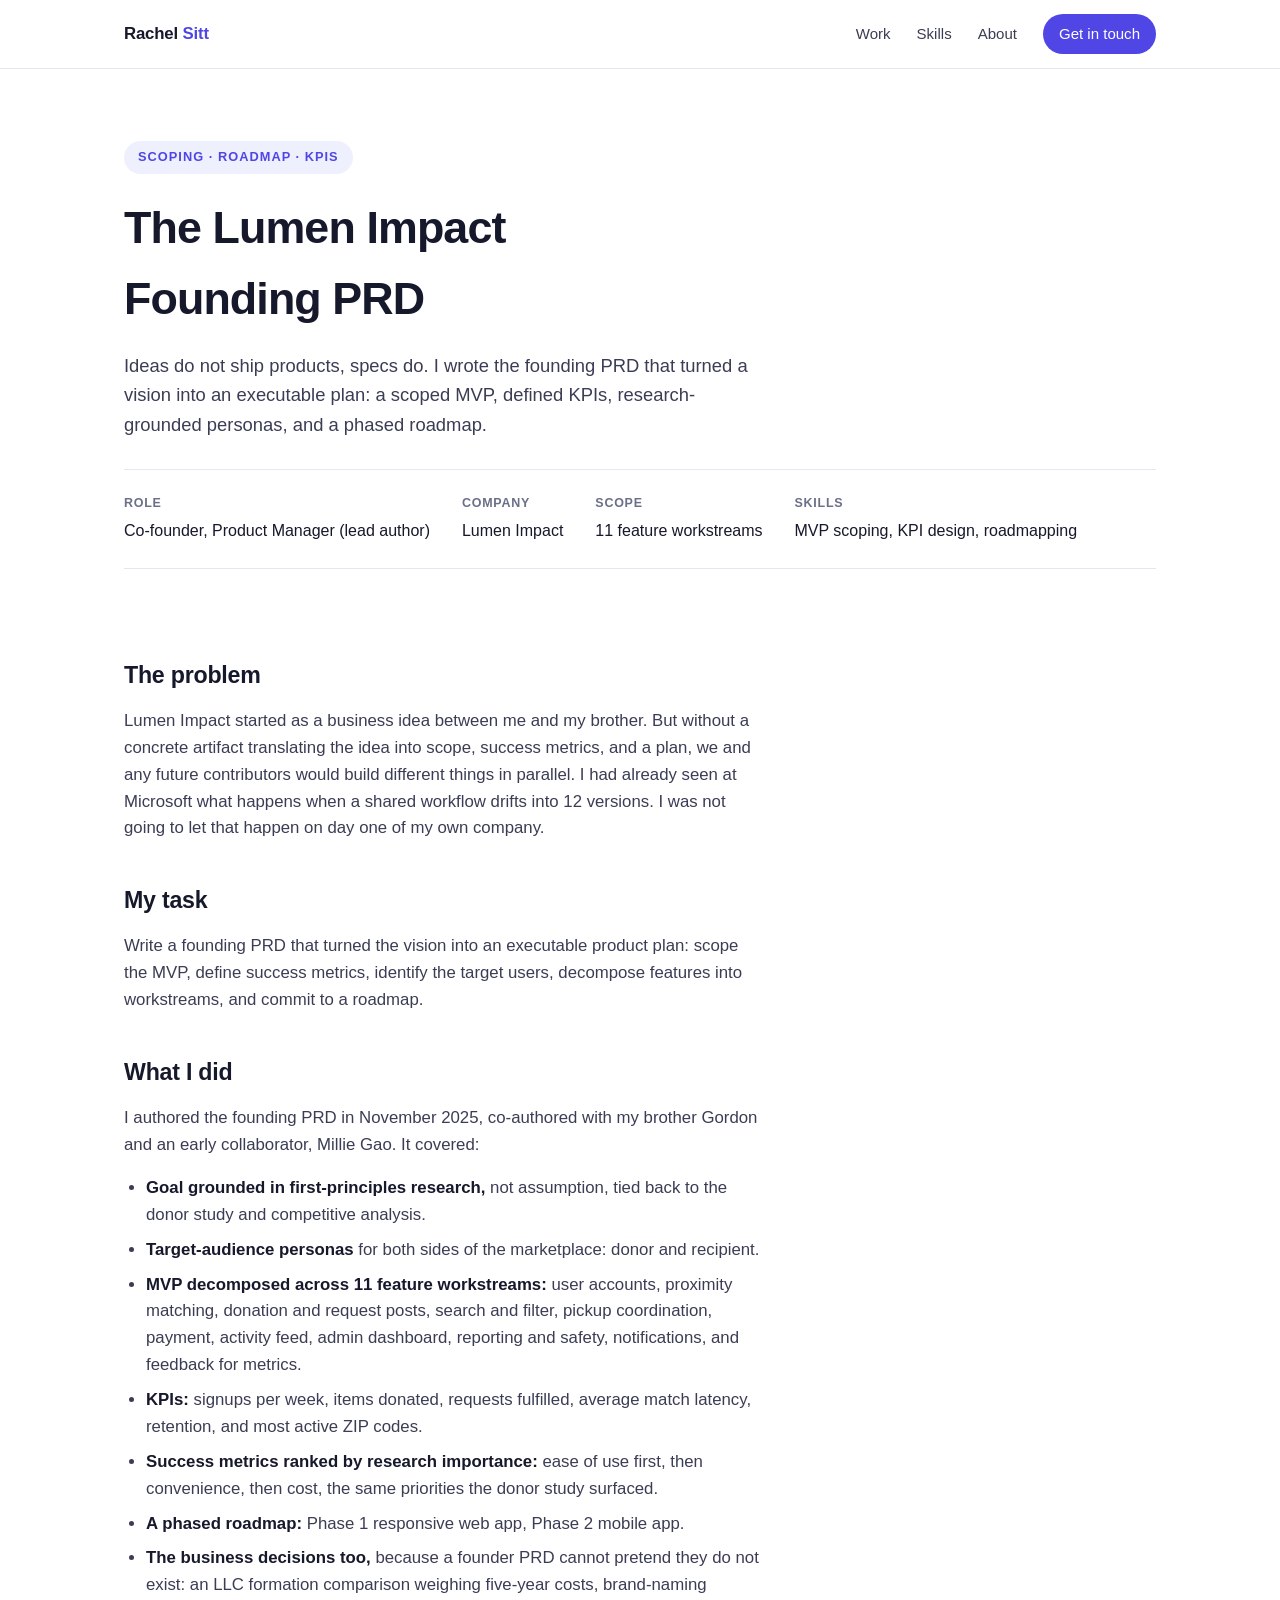
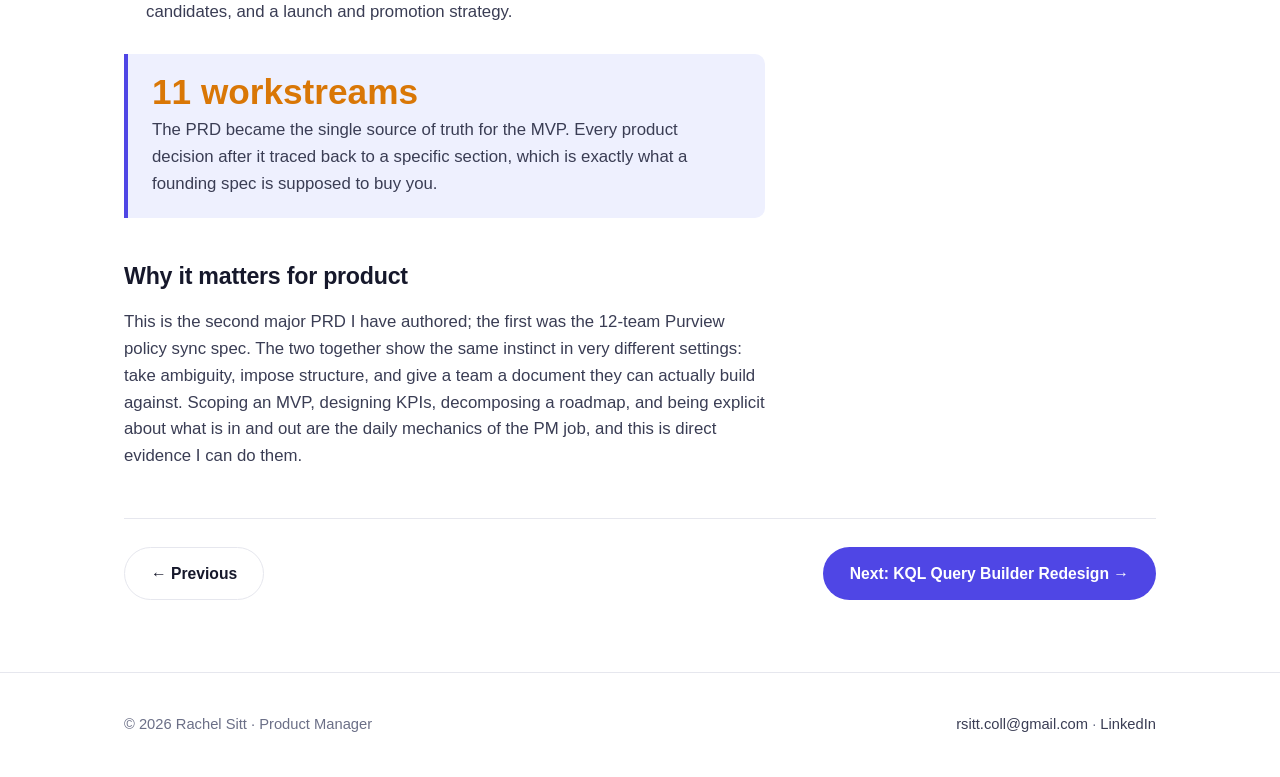
<file: lumen-prd.html>
<!DOCTYPE html>
<html lang="en">
<head>
<meta charset="UTF-8">
<meta name="viewport" content="width=device-width, initial-scale=1.0">
<title>Lumen Impact Founding PRD · Rachel Sitt</title>
<meta name="description" content="How Rachel Sitt turned a business idea into an executable product plan: MVP scope, KPIs, personas, and a phased roadmap.">
<link rel="stylesheet" href="../css/styles.css">
</head>
<body>

<nav class="nav">
  <div class="nav-inner">
    <a href="../index.html" class="brand">Rachel <span>Sitt</span></a>
    <button class="nav-toggle" aria-label="Menu" onclick="document.getElementById('navlinks').classList.toggle('open')">☰</button>
    <div class="nav-links" id="navlinks">
      <a href="../work.html">Work</a>
      <a href="../skills.html">Skills</a>
      <a href="../about.html">About</a>
      <a href="../contact.html" class="nav-cta">Get in touch</a>
    </div>
  </div>
</nav>

<header class="cs-hero">
  <div class="wrap">
    <span class="eyebrow">Scoping · Roadmap · KPIs</span>
    <h1>The Lumen Impact Founding PRD</h1>
    <p class="sub">Ideas do not ship products, specs do. I wrote the founding PRD that turned a vision into an executable plan: a scoped MVP, defined KPIs, research-grounded personas, and a phased roadmap.</p>
    <div class="cs-meta">
      <div><div class="k">Role</div><div class="v">Co-founder, Product Manager (lead author)</div></div>
      <div><div class="k">Company</div><div class="v">Lumen Impact</div></div>
      <div><div class="k">Scope</div><div class="v">11 feature workstreams</div></div>
      <div><div class="k">Skills</div><div class="v">MVP scoping, KPI design, roadmapping</div></div>
    </div>
  </div>
</header>

<section class="cs-body">
  <div class="wrap">
    <div class="col">
      <h2>The problem</h2>
      <p>Lumen Impact started as a business idea between me and my brother. But without a concrete artifact translating the idea into scope, success metrics, and a plan, we and any future contributors would build different things in parallel. I had already seen at Microsoft what happens when a shared workflow drifts into 12 versions. I was not going to let that happen on day one of my own company.</p>

      <h2>My task</h2>
      <p>Write a founding PRD that turned the vision into an executable product plan: scope the MVP, define success metrics, identify the target users, decompose features into workstreams, and commit to a roadmap.</p>

      <h2>What I did</h2>
      <p>I authored the founding PRD in November 2025, co-authored with my brother Gordon and an early collaborator, Millie Gao. It covered:</p>
      <ul>
        <li><strong>Goal grounded in first-principles research,</strong> not assumption, tied back to the donor study and competitive analysis.</li>
        <li><strong>Target-audience personas</strong> for both sides of the marketplace: donor and recipient.</li>
        <li><strong>MVP decomposed across 11 feature workstreams:</strong> user accounts, proximity matching, donation and request posts, search and filter, pickup coordination, payment, activity feed, admin dashboard, reporting and safety, notifications, and feedback for metrics.</li>
        <li><strong>KPIs:</strong> signups per week, items donated, requests fulfilled, average match latency, retention, and most active ZIP codes.</li>
        <li><strong>Success metrics ranked by research importance:</strong> ease of use first, then convenience, then cost, the same priorities the donor study surfaced.</li>
        <li><strong>A phased roadmap:</strong> Phase 1 responsive web app, Phase 2 mobile app.</li>
        <li><strong>The business decisions too,</strong> because a founder PRD cannot pretend they do not exist: an LLC formation comparison weighing five-year costs, brand-naming candidates, and a launch and promotion strategy.</li>
      </ul>

      <div class="callout">
        <div class="num">11 workstreams</div>
        <p>The PRD became the single source of truth for the MVP. Every product decision after it traced back to a specific section, which is exactly what a founding spec is supposed to buy you.</p>
      </div>

      <h2>Why it matters for product</h2>
      <p>This is the second major PRD I have authored; the first was the 12-team Purview policy sync spec. The two together show the same instinct in very different settings: take ambiguity, impose structure, and give a team a document they can actually build against. Scoping an MVP, designing KPIs, decomposing a roadmap, and being explicit about what is in and out are the daily mechanics of the PM job, and this is direct evidence I can do them.</p>
    </div>

    <div class="cs-nav">
      <a href="donor-okrs.html" class="btn btn-ghost">← Previous</a>
      <a href="kql-redesign.html" class="btn btn-primary">Next: KQL Query Builder Redesign →</a>
    </div>
  </div>
</section>

<footer class="footer">
  <div class="wrap footer-inner">
    <div>© 2026 Rachel Sitt · Product Manager</div>
    <div>
      <a href="mailto:rsitt.coll@gmail.com">rsitt.coll@gmail.com</a> ·
      <a href="https://linkedin.com/in/rachelsitt" target="_blank" rel="noopener">LinkedIn</a>
    </div>
  </div>
</footer>

</body>
</html>
</file>
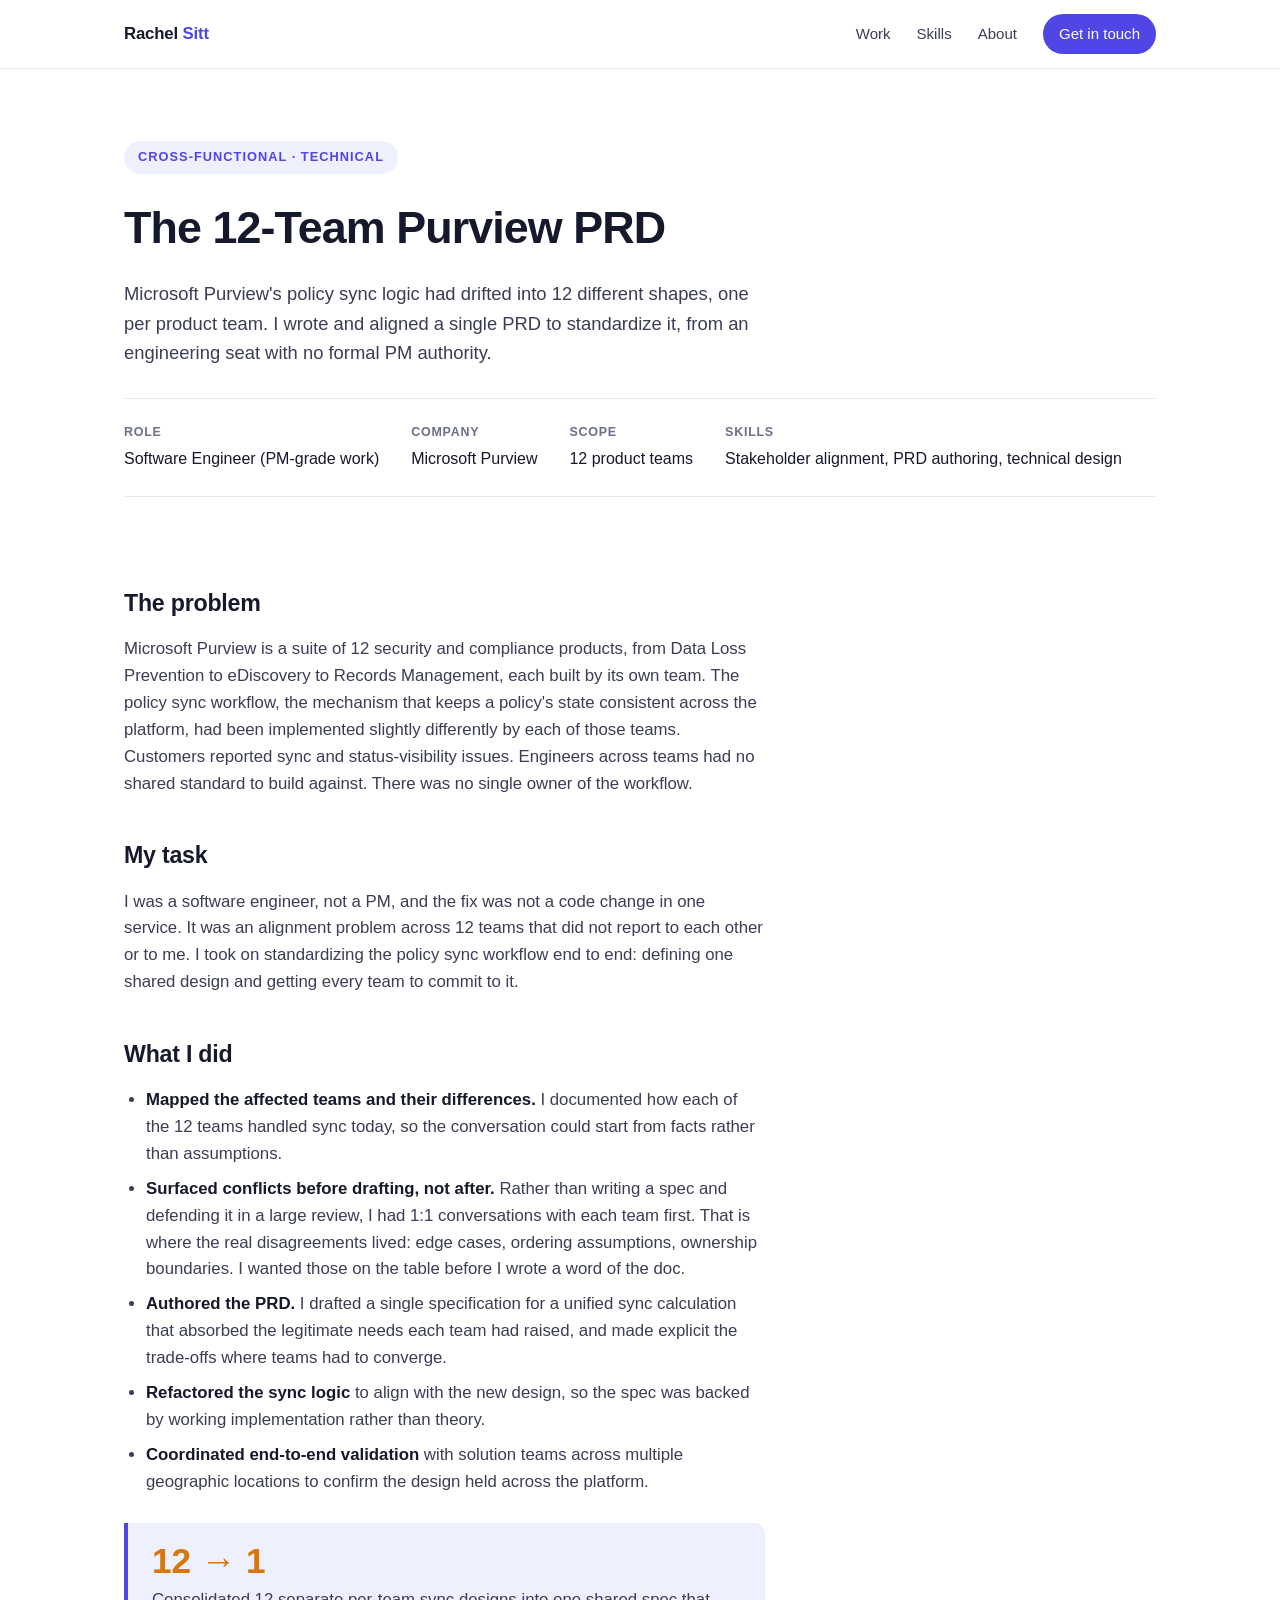
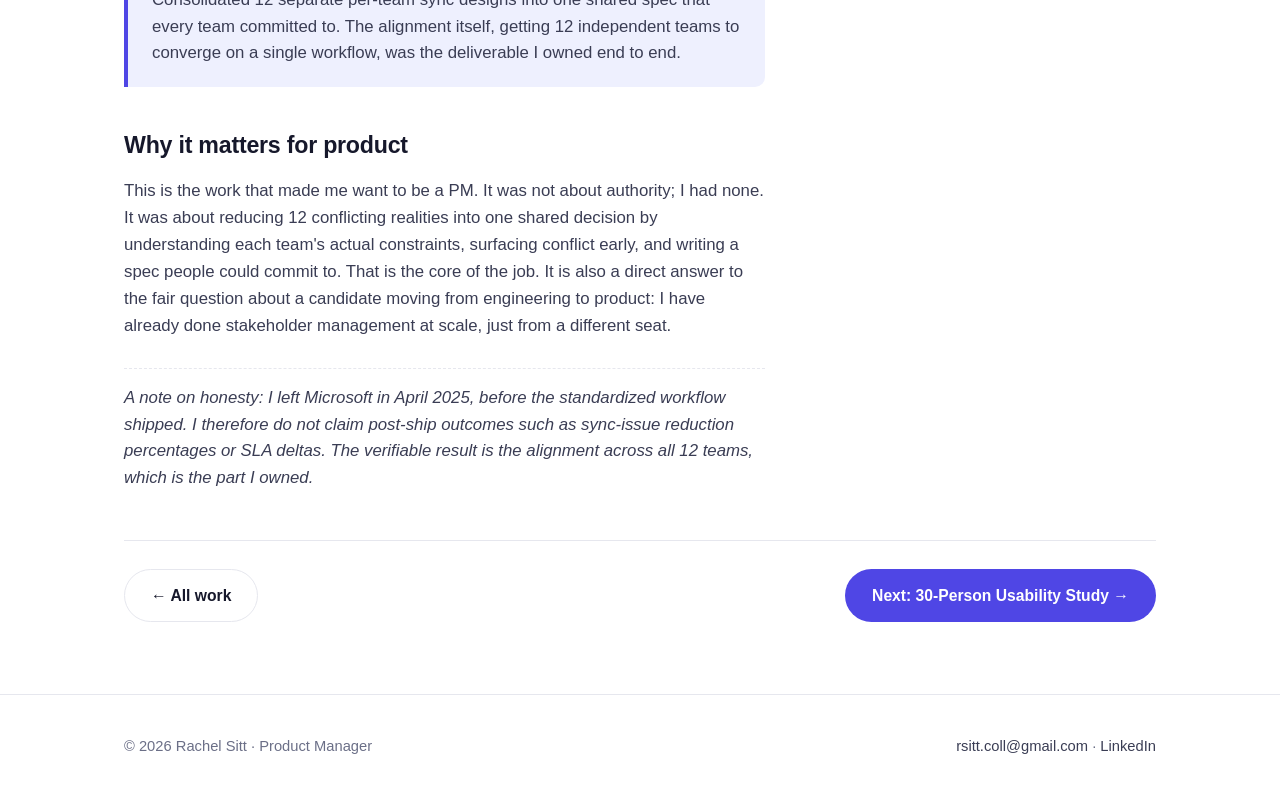
<file: purview-prd.html>
<!DOCTYPE html>
<html lang="en">
<head>
<meta charset="UTF-8">
<meta name="viewport" content="width=device-width, initial-scale=1.0">
<title>The 12-Team Purview PRD · Rachel Sitt</title>
<meta name="description" content="How Rachel Sitt aligned 12 Microsoft Purview product teams on a single policy sync spec, from an engineering seat.">
<link rel="stylesheet" href="../css/styles.css">
</head>
<body>

<nav class="nav">
  <div class="nav-inner">
    <a href="../index.html" class="brand">Rachel <span>Sitt</span></a>
    <button class="nav-toggle" aria-label="Menu" onclick="document.getElementById('navlinks').classList.toggle('open')">☰</button>
    <div class="nav-links" id="navlinks">
      <a href="../work.html">Work</a>
      <a href="../skills.html">Skills</a>
      <a href="../about.html">About</a>
      <a href="../contact.html" class="nav-cta">Get in touch</a>
    </div>
  </div>
</nav>

<header class="cs-hero">
  <div class="wrap">
    <span class="eyebrow">Cross-functional · Technical</span>
    <h1>The 12-Team Purview PRD</h1>
    <p class="sub">Microsoft Purview's policy sync logic had drifted into 12 different shapes, one per product team. I wrote and aligned a single PRD to standardize it, from an engineering seat with no formal PM authority.</p>
    <div class="cs-meta">
      <div><div class="k">Role</div><div class="v">Software Engineer (PM-grade work)</div></div>
      <div><div class="k">Company</div><div class="v">Microsoft Purview</div></div>
      <div><div class="k">Scope</div><div class="v">12 product teams</div></div>
      <div><div class="k">Skills</div><div class="v">Stakeholder alignment, PRD authoring, technical design</div></div>
    </div>
  </div>
</header>

<section class="cs-body">
  <div class="wrap">
    <div class="col">
      <h2>The problem</h2>
      <p>Microsoft Purview is a suite of 12 security and compliance products, from Data Loss Prevention to eDiscovery to Records Management, each built by its own team. The policy sync workflow, the mechanism that keeps a policy's state consistent across the platform, had been implemented slightly differently by each of those teams. Customers reported sync and status-visibility issues. Engineers across teams had no shared standard to build against. There was no single owner of the workflow.</p>

      <h2>My task</h2>
      <p>I was a software engineer, not a PM, and the fix was not a code change in one service. It was an alignment problem across 12 teams that did not report to each other or to me. I took on standardizing the policy sync workflow end to end: defining one shared design and getting every team to commit to it.</p>

      <h2>What I did</h2>
      <ul>
        <li><strong>Mapped the affected teams and their differences.</strong> I documented how each of the 12 teams handled sync today, so the conversation could start from facts rather than assumptions.</li>
        <li><strong>Surfaced conflicts before drafting, not after.</strong> Rather than writing a spec and defending it in a large review, I had 1:1 conversations with each team first. That is where the real disagreements lived: edge cases, ordering assumptions, ownership boundaries. I wanted those on the table before I wrote a word of the doc.</li>
        <li><strong>Authored the PRD.</strong> I drafted a single specification for a unified sync calculation that absorbed the legitimate needs each team had raised, and made explicit the trade-offs where teams had to converge.</li>
        <li><strong>Refactored the sync logic</strong> to align with the new design, so the spec was backed by working implementation rather than theory.</li>
        <li><strong>Coordinated end-to-end validation</strong> with solution teams across multiple geographic locations to confirm the design held across the platform.</li>
      </ul>

      <div class="callout">
        <div class="num">12 → 1</div>
        <p>Consolidated 12 separate per-team sync designs into one shared spec that every team committed to. The alignment itself, getting 12 independent teams to converge on a single workflow, was the deliverable I owned end to end.</p>
      </div>

      <h2>Why it matters for product</h2>
      <p>This is the work that made me want to be a PM. It was not about authority; I had none. It was about reducing 12 conflicting realities into one shared decision by understanding each team's actual constraints, surfacing conflict early, and writing a spec people could commit to. That is the core of the job. It is also a direct answer to the fair question about a candidate moving from engineering to product: I have already done stakeholder management at scale, just from a different seat.</p>

      <p class="note">A note on honesty: I left Microsoft in April 2025, before the standardized workflow shipped. I therefore do not claim post-ship outcomes such as sync-issue reduction percentages or SLA deltas. The verifiable result is the alignment across all 12 teams, which is the part I owned.</p>
    </div>

    <div class="cs-nav">
      <a href="../work.html" class="btn btn-ghost">← All work</a>
      <a href="usability-study.html" class="btn btn-primary">Next: 30-Person Usability Study →</a>
    </div>
  </div>
</section>

<footer class="footer">
  <div class="wrap footer-inner">
    <div>© 2026 Rachel Sitt · Product Manager</div>
    <div>
      <a href="mailto:rsitt.coll@gmail.com">rsitt.coll@gmail.com</a> ·
      <a href="https://linkedin.com/in/rachelsitt" target="_blank" rel="noopener">LinkedIn</a>
    </div>
  </div>
</footer>

</body>
</html>
</file>
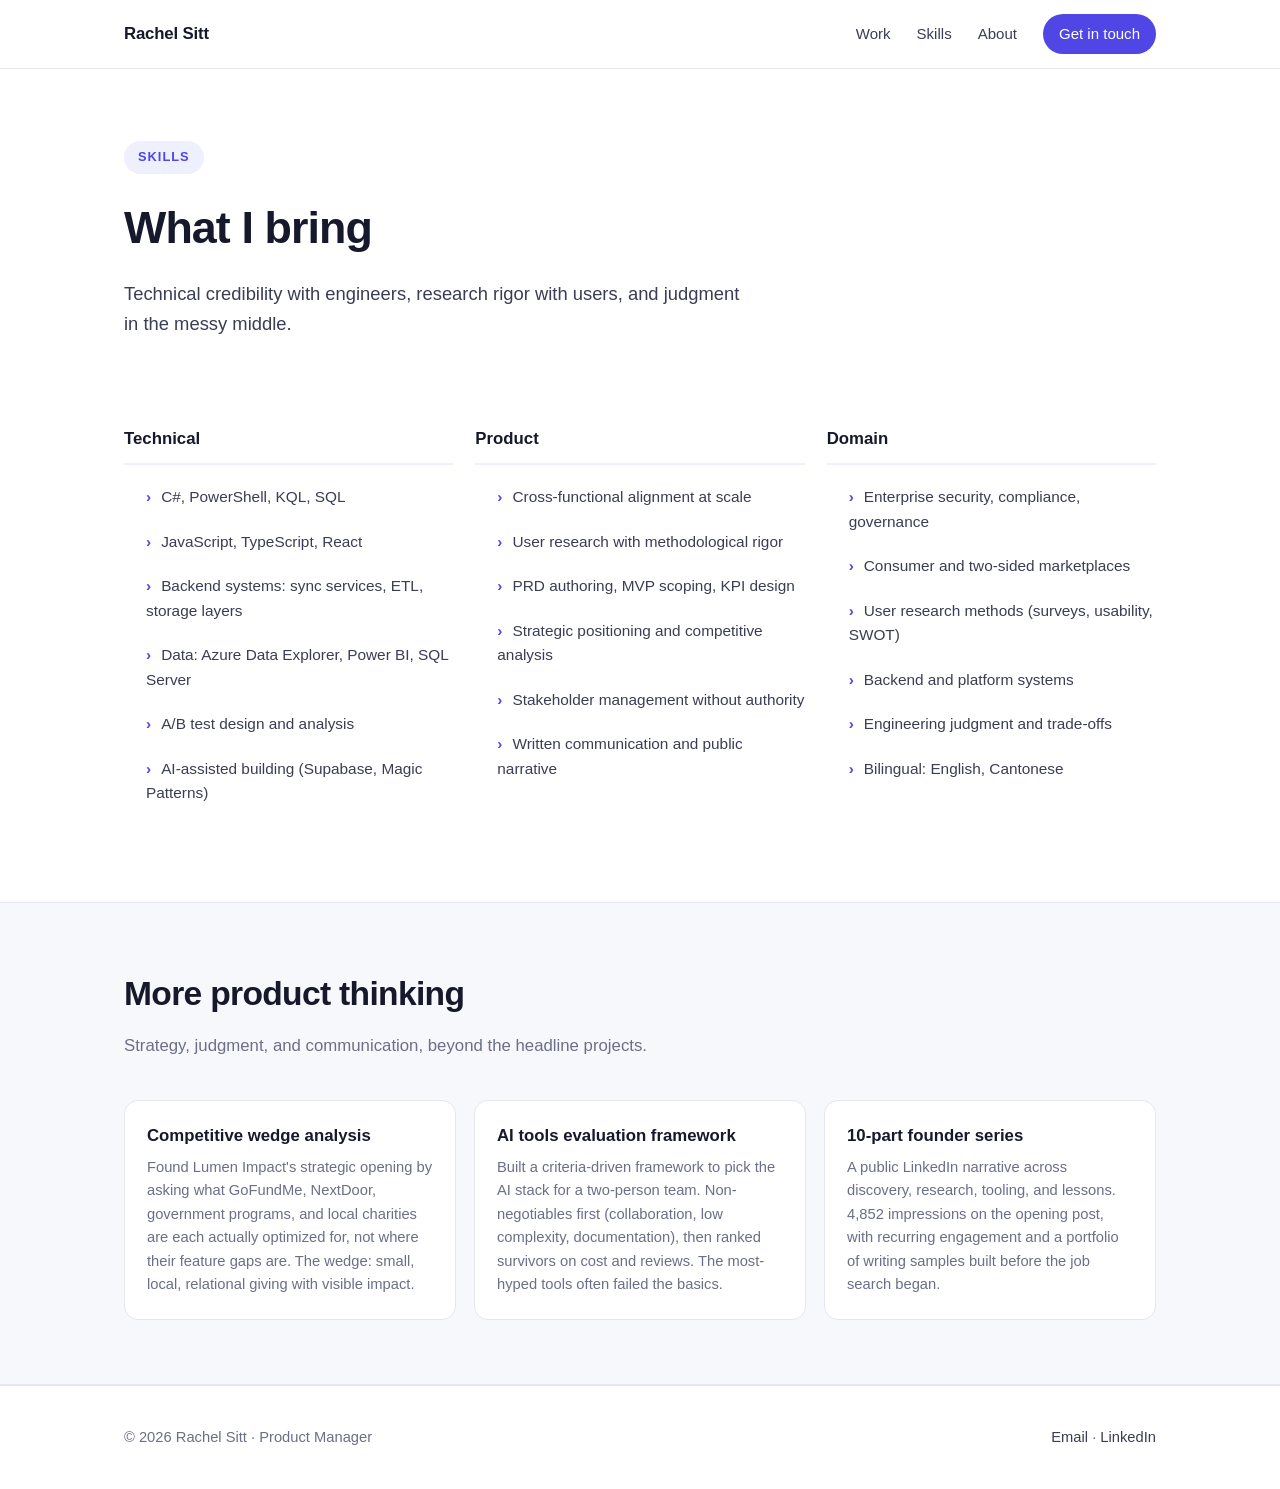
<file: skills.html>
<!DOCTYPE html>
<html lang="en">
<head>
<meta charset="UTF-8">
<meta name="viewport" content="width=device-width, initial-scale=1.0">
<title>Skills · Rachel Sitt</title>
<meta name="description" content="What Rachel Sitt brings: technical credibility with engineers, research rigor with users, and product judgment.">
<link rel="stylesheet" href="css/styles.css">
</head>
<body>

<nav class="nav">
  <div class="nav-inner">
    <a href="index.html" class="brand">Rachel Sitt</a>
    <button class="nav-toggle" aria-label="Menu" onclick="document.getElementById('navlinks').classList.toggle('open')">☰</button>
    <div class="nav-links" id="navlinks">
      <a href="work.html">Work</a>
      <a href="skills.html">Skills</a>
      <a href="about.html">About</a>
      <a href="contact.html" class="nav-cta">Get in touch</a>
    </div>
  </div>
</nav>

<header class="cs-hero">
  <div class="wrap">
    <span class="eyebrow">Skills</span>
    <h1>What I bring</h1>
    <p class="sub">Technical credibility with engineers, research rigor with users, and judgment in the messy middle.</p>
  </div>
</header>

<section class="cs-body">
  <div class="wrap">
    <div class="skills">
      <div class="skillcol">
        <h3>Technical</h3>
        <ul>
          <li>C#, PowerShell, KQL, SQL</li>
          <li>JavaScript, TypeScript, React</li>
          <li>Backend systems: sync services, ETL, storage layers</li>
          <li>Data: Azure Data Explorer, Power BI, SQL Server</li>
          <li>A/B test design and analysis</li>
          <li>AI-assisted building (Supabase, Magic Patterns)</li>
        </ul>
      </div>
      <div class="skillcol">
        <h3>Product</h3>
        <ul>
          <li>Cross-functional alignment at scale</li>
          <li>User research with methodological rigor</li>
          <li>PRD authoring, MVP scoping, KPI design</li>
          <li>Strategic positioning and competitive analysis</li>
          <li>Stakeholder management without authority</li>
          <li>Written communication and public narrative</li>
        </ul>
      </div>
      <div class="skillcol">
        <h3>Domain</h3>
        <ul>
          <li>Enterprise security, compliance, governance</li>
          <li>Consumer and two-sided marketplaces</li>
          <li>User research methods (surveys, usability, SWOT)</li>
          <li>Backend and platform systems</li>
          <li>Engineering judgment and trade-offs</li>
          <li>Bilingual: English, Cantonese</li>
        </ul>
      </div>
    </div>
  </div>
</section>

<section class="bg-soft">
  <div class="wrap">
    <div class="section-head">
      <h2>More product thinking</h2>
      <p>Strategy, judgment, and communication, beyond the headline projects.</p>
    </div>
    <div class="grid-3">
      <div class="mini">
        <h4>Competitive wedge analysis</h4>
        <p>Found Lumen Impact's strategic opening by asking what GoFundMe, NextDoor, government programs, and local charities are each actually optimized for, not where their feature gaps are. The wedge: small, local, relational giving with visible impact.</p>
      </div>
      <div class="mini">
        <h4>AI tools evaluation framework</h4>
        <p>Built a criteria-driven framework to pick the AI stack for a two-person team. Non-negotiables first (collaboration, low complexity, documentation), then ranked survivors on cost and reviews. The most-hyped tools often failed the basics.</p>
      </div>
      <div class="mini">
        <h4>10-part founder series</h4>
        <p>A public LinkedIn narrative across discovery, research, tooling, and lessons. 4,852 impressions on the opening post, with recurring engagement and a portfolio of writing samples built before the job search began.</p>
      </div>
    </div>
  </div>
</section>

<footer class="footer">
  <div class="wrap footer-inner">
    <div>© 2026 Rachel Sitt · Product Manager</div>
    <div>
      <a href="mailto:rsitt.coll@gmail.com">Email</a> ·
      <a href="https://linkedin.com/in/rachelsitt" target="_blank" rel="noopener">LinkedIn</a>
    </div>
  </div>
</footer>

</body>
</html>
</file>
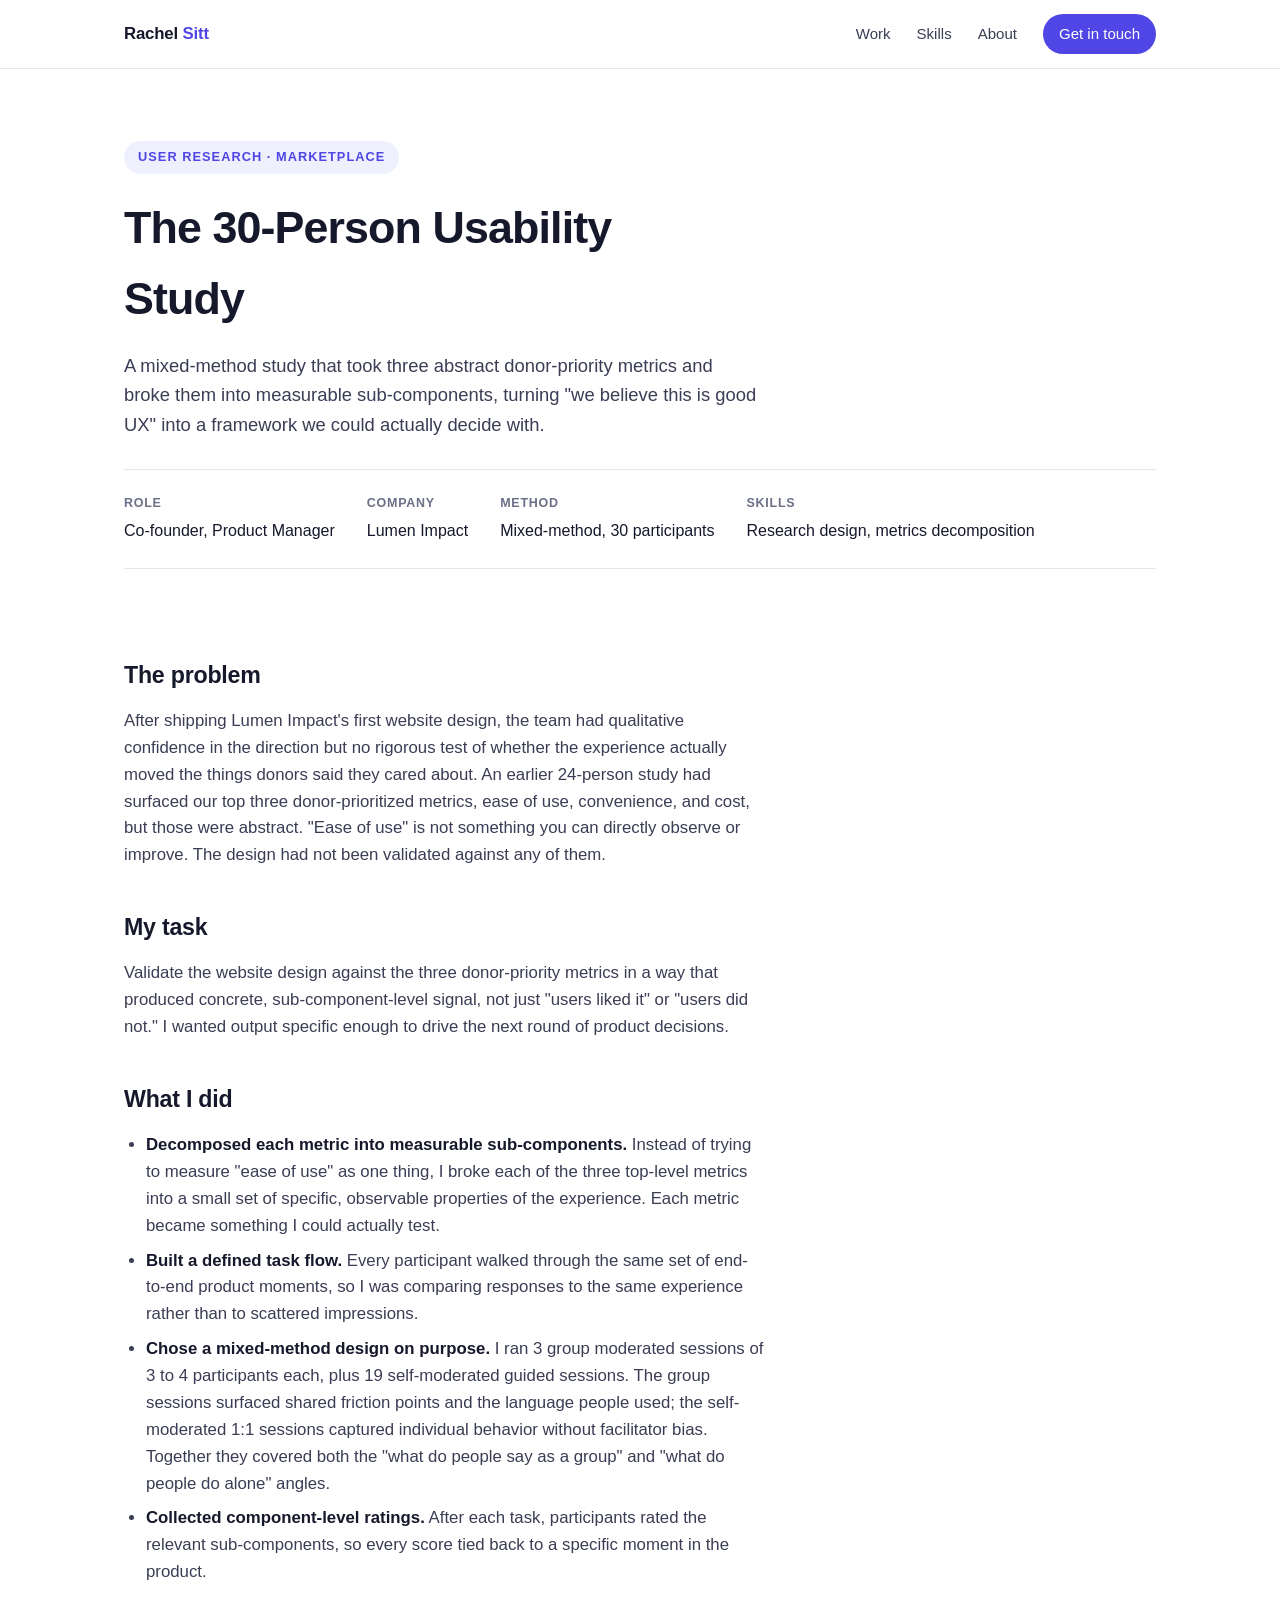
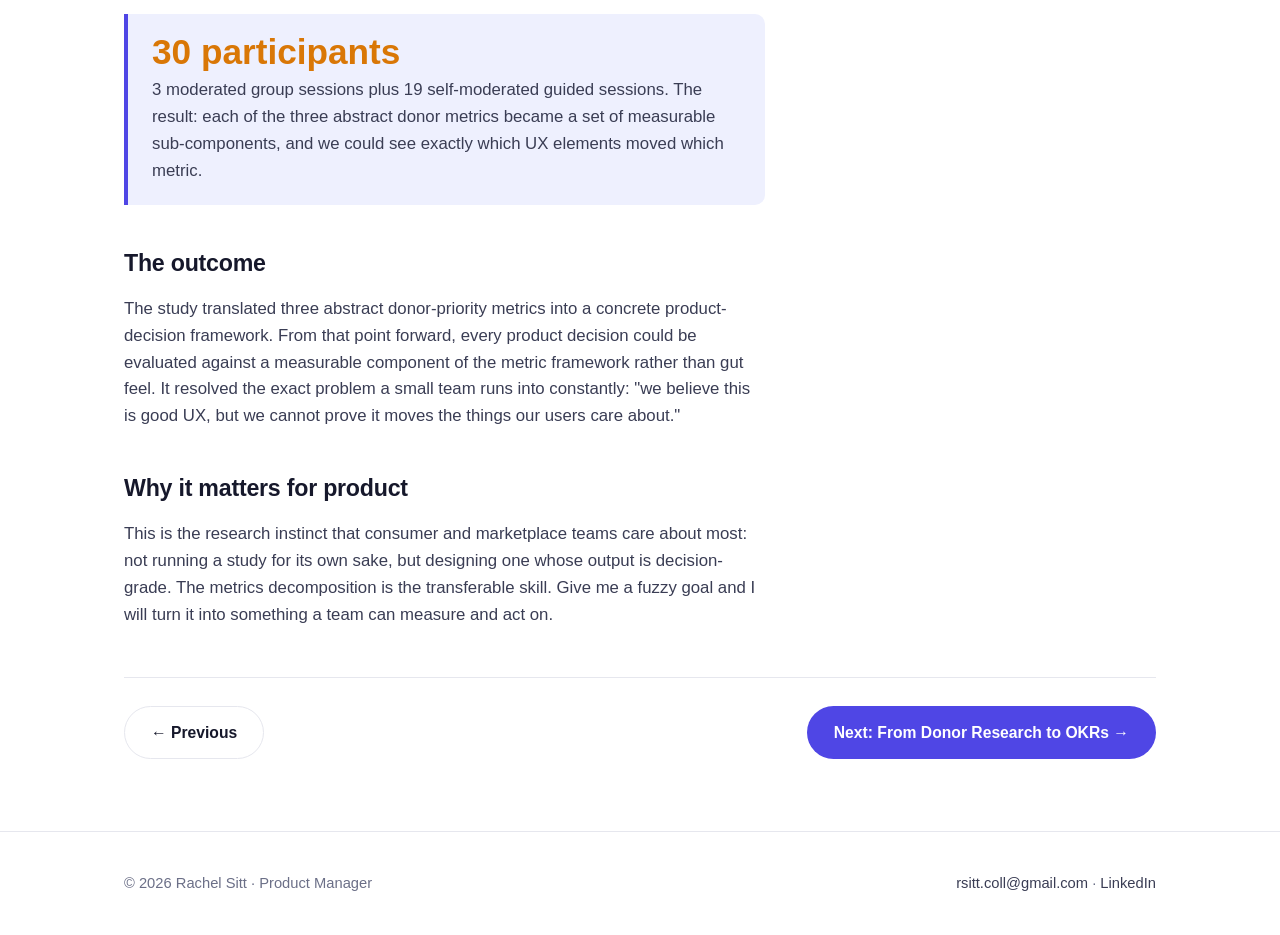
<file: usability-study.html>
<!DOCTYPE html>
<html lang="en">
<head>
<meta charset="UTF-8">
<meta name="viewport" content="width=device-width, initial-scale=1.0">
<title>30-Person Usability Study · Rachel Sitt</title>
<meta name="description" content="How Rachel Sitt designed a mixed-method usability study that turned abstract donor metrics into a measurable product-decision framework.">
<link rel="stylesheet" href="../css/styles.css">
</head>
<body>

<nav class="nav">
  <div class="nav-inner">
    <a href="../index.html" class="brand">Rachel <span>Sitt</span></a>
    <button class="nav-toggle" aria-label="Menu" onclick="document.getElementById('navlinks').classList.toggle('open')">☰</button>
    <div class="nav-links" id="navlinks">
      <a href="../work.html">Work</a>
      <a href="../skills.html">Skills</a>
      <a href="../about.html">About</a>
      <a href="../contact.html" class="nav-cta">Get in touch</a>
    </div>
  </div>
</nav>

<header class="cs-hero">
  <div class="wrap">
    <span class="eyebrow">User Research · Marketplace</span>
    <h1>The 30-Person Usability Study</h1>
    <p class="sub">A mixed-method study that took three abstract donor-priority metrics and broke them into measurable sub-components, turning "we believe this is good UX" into a framework we could actually decide with.</p>
    <div class="cs-meta">
      <div><div class="k">Role</div><div class="v">Co-founder, Product Manager</div></div>
      <div><div class="k">Company</div><div class="v">Lumen Impact</div></div>
      <div><div class="k">Method</div><div class="v">Mixed-method, 30 participants</div></div>
      <div><div class="k">Skills</div><div class="v">Research design, metrics decomposition</div></div>
    </div>
  </div>
</header>

<section class="cs-body">
  <div class="wrap">
    <div class="col">
      <h2>The problem</h2>
      <p>After shipping Lumen Impact's first website design, the team had qualitative confidence in the direction but no rigorous test of whether the experience actually moved the things donors said they cared about. An earlier 24-person study had surfaced our top three donor-prioritized metrics, ease of use, convenience, and cost, but those were abstract. "Ease of use" is not something you can directly observe or improve. The design had not been validated against any of them.</p>

      <h2>My task</h2>
      <p>Validate the website design against the three donor-priority metrics in a way that produced concrete, sub-component-level signal, not just "users liked it" or "users did not." I wanted output specific enough to drive the next round of product decisions.</p>

      <h2>What I did</h2>
      <ul>
        <li><strong>Decomposed each metric into measurable sub-components.</strong> Instead of trying to measure "ease of use" as one thing, I broke each of the three top-level metrics into a small set of specific, observable properties of the experience. Each metric became something I could actually test.</li>
        <li><strong>Built a defined task flow.</strong> Every participant walked through the same set of end-to-end product moments, so I was comparing responses to the same experience rather than to scattered impressions.</li>
        <li><strong>Chose a mixed-method design on purpose.</strong> I ran 3 group moderated sessions of 3 to 4 participants each, plus 19 self-moderated guided sessions. The group sessions surfaced shared friction points and the language people used; the self-moderated 1:1 sessions captured individual behavior without facilitator bias. Together they covered both the "what do people say as a group" and "what do people do alone" angles.</li>
        <li><strong>Collected component-level ratings.</strong> After each task, participants rated the relevant sub-components, so every score tied back to a specific moment in the product.</li>
      </ul>

      <div class="callout">
        <div class="num">30 participants</div>
        <p>3 moderated group sessions plus 19 self-moderated guided sessions. The result: each of the three abstract donor metrics became a set of measurable sub-components, and we could see exactly which UX elements moved which metric.</p>
      </div>

      <h2>The outcome</h2>
      <p>The study translated three abstract donor-priority metrics into a concrete product-decision framework. From that point forward, every product decision could be evaluated against a measurable component of the metric framework rather than gut feel. It resolved the exact problem a small team runs into constantly: "we believe this is good UX, but we cannot prove it moves the things our users care about."</p>

      <h2>Why it matters for product</h2>
      <p>This is the research instinct that consumer and marketplace teams care about most: not running a study for its own sake, but designing one whose output is decision-grade. The metrics decomposition is the transferable skill. Give me a fuzzy goal and I will turn it into something a team can measure and act on.</p>
    </div>

    <div class="cs-nav">
      <a href="purview-prd.html" class="btn btn-ghost">← Previous</a>
      <a href="donor-okrs.html" class="btn btn-primary">Next: From Donor Research to OKRs →</a>
    </div>
  </div>
</section>

<footer class="footer">
  <div class="wrap footer-inner">
    <div>© 2026 Rachel Sitt · Product Manager</div>
    <div>
      <a href="mailto:rsitt.coll@gmail.com">rsitt.coll@gmail.com</a> ·
      <a href="https://linkedin.com/in/rachelsitt" target="_blank" rel="noopener">LinkedIn</a>
    </div>
  </div>
</footer>

</body>
</html>
</file>
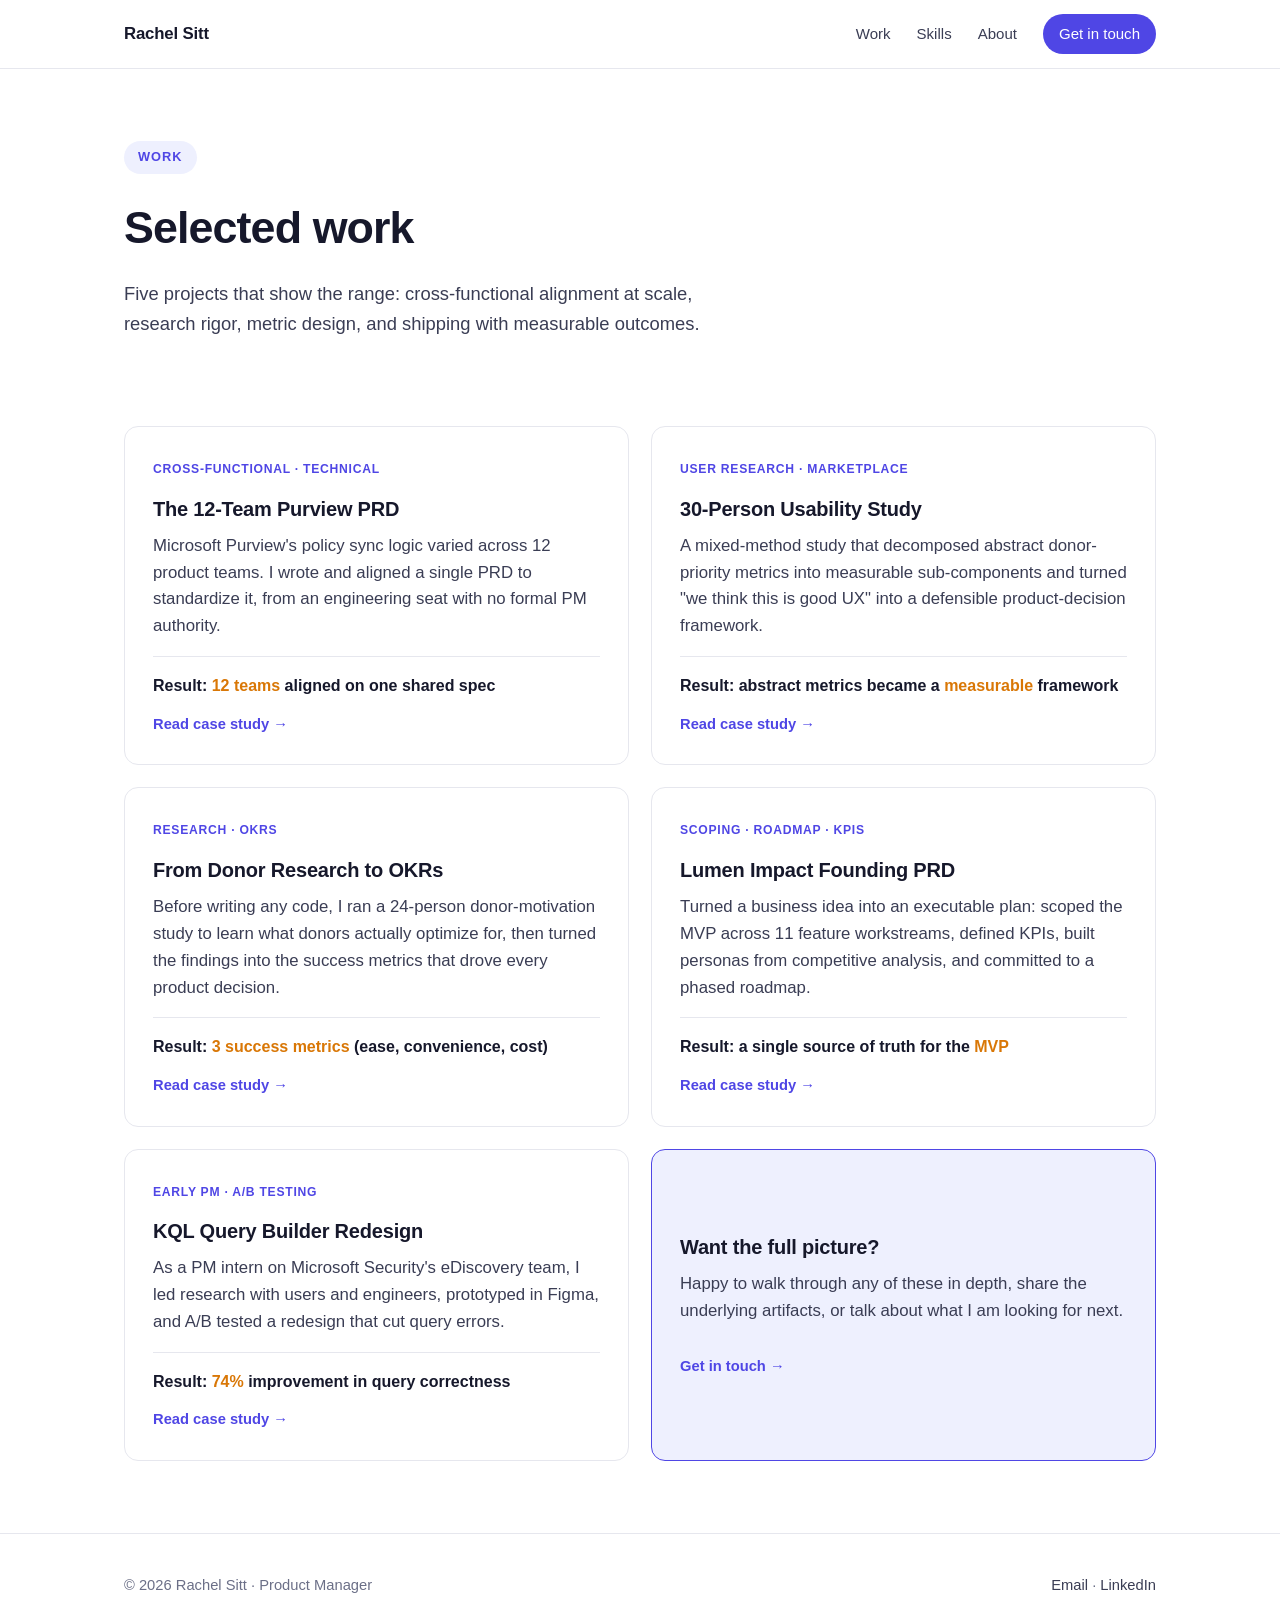
<file: work.html>
<!DOCTYPE html>
<html lang="en">
<head>
<meta charset="UTF-8">
<meta name="viewport" content="width=device-width, initial-scale=1.0">
<title>Work · Rachel Sitt</title>
<meta name="description" content="Selected product work by Rachel Sitt: cross-functional alignment, user research, metric design, and shipping with measurable outcomes.">
<link rel="stylesheet" href="css/styles.css">
</head>
<body>

<nav class="nav">
  <div class="nav-inner">
    <a href="index.html" class="brand">Rachel Sitt</a>
    <button class="nav-toggle" aria-label="Menu" onclick="document.getElementById('navlinks').classList.toggle('open')">☰</button>
    <div class="nav-links" id="navlinks">
      <a href="work.html">Work</a>
      <a href="skills.html">Skills</a>
      <a href="about.html">About</a>
      <a href="contact.html" class="nav-cta">Get in touch</a>
    </div>
  </div>
</nav>

<header class="cs-hero">
  <div class="wrap">
    <span class="eyebrow">Work</span>
    <h1>Selected work</h1>
    <p class="sub">Five projects that show the range: cross-functional alignment at scale, research rigor, metric design, and shipping with measurable outcomes.</p>
  </div>
</header>

<section class="cs-body">
  <div class="wrap">
    <div class="grid">
      <a href="case-studies/purview-prd.html" class="card">
        <span class="tag">Cross-functional · Technical</span>
        <h3>The 12-Team Purview PRD</h3>
        <p>Microsoft Purview's policy sync logic varied across 12 product teams. I wrote and aligned a single PRD to standardize it, from an engineering seat with no formal PM authority.</p>
        <div class="result">Result: <b>12 teams</b> aligned on one shared spec</div>
        <div class="more">Read case study →</div>
      </a>

      <a href="case-studies/usability-study.html" class="card">
        <span class="tag">User Research · Marketplace</span>
        <h3>30-Person Usability Study</h3>
        <p>A mixed-method study that decomposed abstract donor-priority metrics into measurable sub-components and turned "we think this is good UX" into a defensible product-decision framework.</p>
        <div class="result">Result: abstract metrics became a <b>measurable</b> framework</div>
        <div class="more">Read case study →</div>
      </a>

      <a href="case-studies/donor-okrs.html" class="card">
        <span class="tag">Research · OKRs</span>
        <h3>From Donor Research to OKRs</h3>
        <p>Before writing any code, I ran a 24-person donor-motivation study to learn what donors actually optimize for, then turned the findings into the success metrics that drove every product decision.</p>
        <div class="result">Result: <b>3 success metrics</b> (ease, convenience, cost)</div>
        <div class="more">Read case study →</div>
      </a>

      <a href="case-studies/lumen-prd.html" class="card">
        <span class="tag">Scoping · Roadmap · KPIs</span>
        <h3>Lumen Impact Founding PRD</h3>
        <p>Turned a business idea into an executable plan: scoped the MVP across 11 feature workstreams, defined KPIs, built personas from competitive analysis, and committed to a phased roadmap.</p>
        <div class="result">Result: a single source of truth for the <b>MVP</b></div>
        <div class="more">Read case study →</div>
      </a>

      <a href="case-studies/kql-redesign.html" class="card">
        <span class="tag">Early PM · A/B Testing</span>
        <h3>KQL Query Builder Redesign</h3>
        <p>As a PM intern on Microsoft Security's eDiscovery team, I led research with users and engineers, prototyped in Figma, and A/B tested a redesign that cut query errors.</p>
        <div class="result">Result: <b>74%</b> improvement in query correctness</div>
        <div class="more">Read case study →</div>
      </a>

      <a href="contact.html" class="card" style="display:flex;flex-direction:column;justify-content:center;background:var(--accent-soft);border-color:var(--accent)">
        <h3 style="margin-top:0">Want the full picture?</h3>
        <p>Happy to walk through any of these in depth, share the underlying artifacts, or talk about what I am looking for next.</p>
        <div class="more">Get in touch →</div>
      </a>
    </div>
  </div>
</section>

<footer class="footer">
  <div class="wrap footer-inner">
    <div>© 2026 Rachel Sitt · Product Manager</div>
    <div>
      <a href="mailto:rsitt.coll@gmail.com">Email</a> ·
      <a href="https://linkedin.com/in/rachelsitt" target="_blank" rel="noopener">LinkedIn</a>
    </div>
  </div>
</footer>

</body>
</html>
</file>
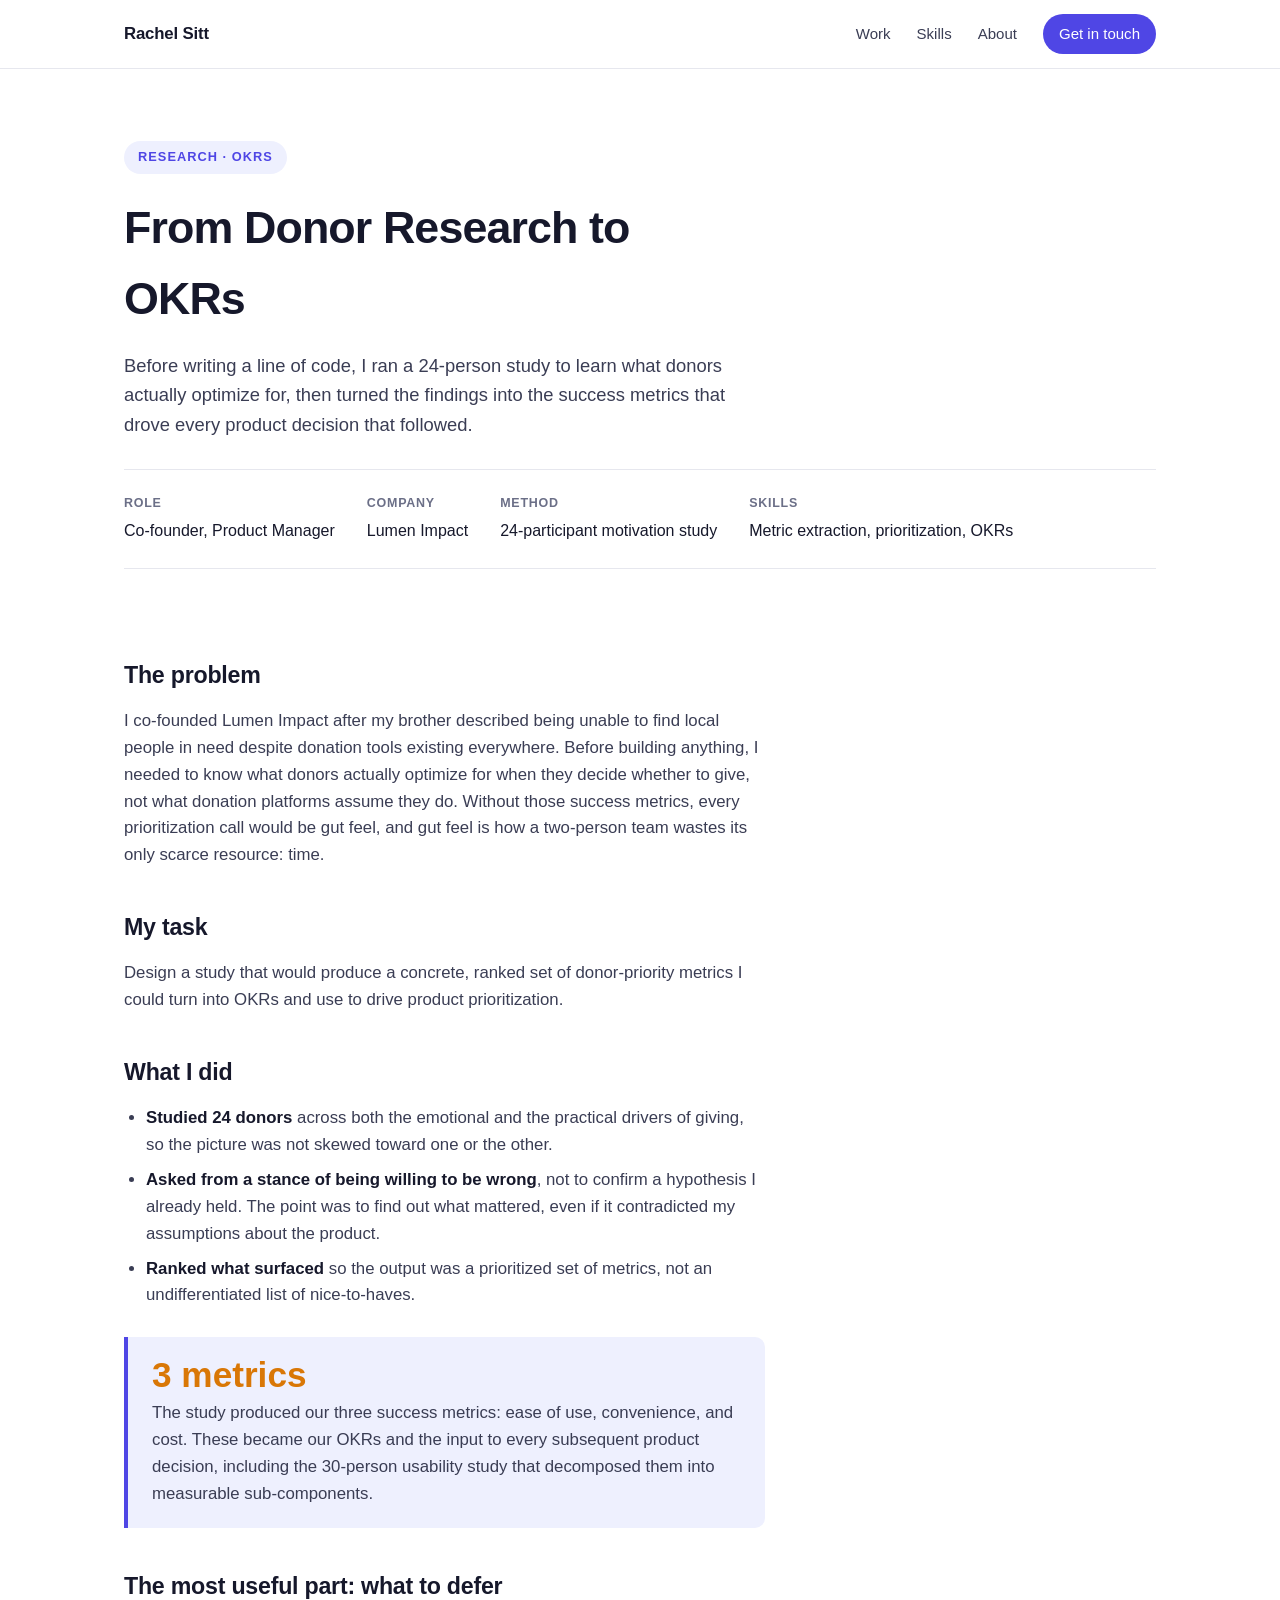
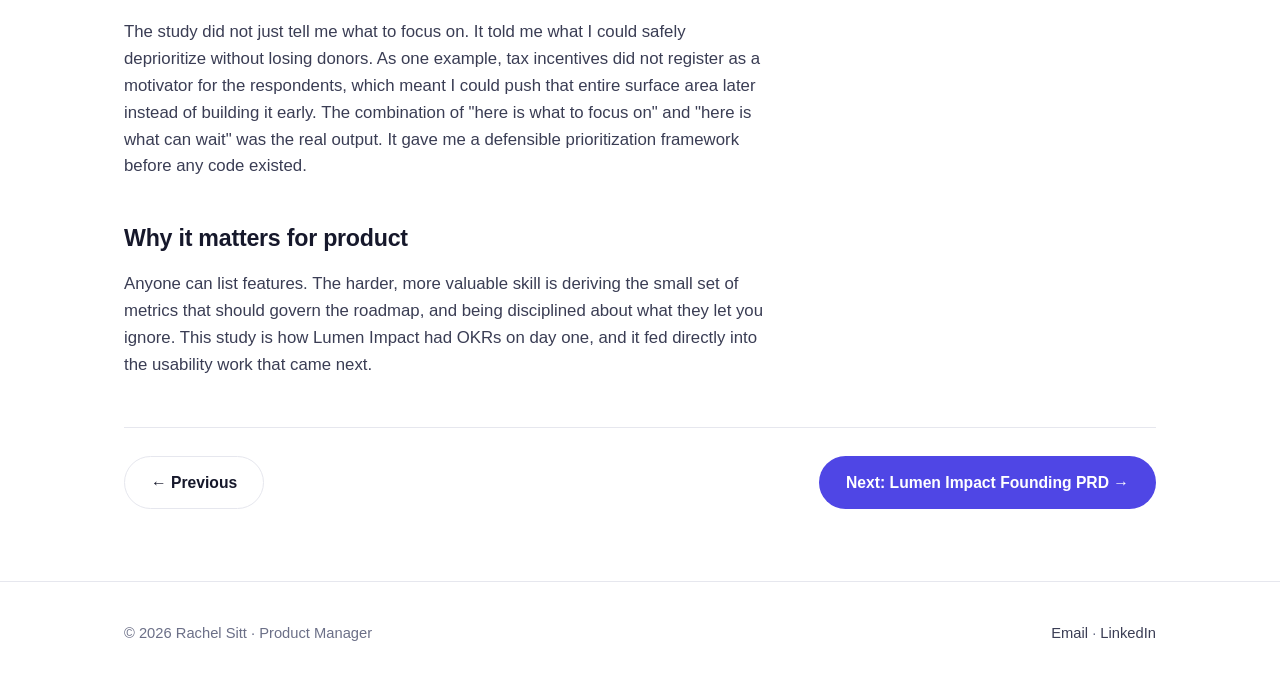
<file: case-studies/donor-okrs.html>
<!DOCTYPE html>
<html lang="en">
<head>
<meta charset="UTF-8">
<meta name="viewport" content="width=device-width, initial-scale=1.0">
<title>From Donor Research to OKRs · Rachel Sitt</title>
<meta name="description" content="How Rachel Sitt turned a 24-person donor study into the success metrics that drove every Lumen Impact product decision.">
<link rel="stylesheet" href="../css/styles.css">
</head>
<body>

<nav class="nav">
  <div class="nav-inner">
    <a href="../index.html" class="brand">Rachel Sitt</a>
    <button class="nav-toggle" aria-label="Menu" onclick="document.getElementById('navlinks').classList.toggle('open')">☰</button>
    <div class="nav-links" id="navlinks">
      <a href="../work.html">Work</a>
      <a href="../skills.html">Skills</a>
      <a href="../about.html">About</a>
      <a href="../contact.html" class="nav-cta">Get in touch</a>
    </div>
  </div>
</nav>

<header class="cs-hero">
  <div class="wrap">
    <span class="eyebrow">Research · OKRs</span>
    <h1>From Donor Research to OKRs</h1>
    <p class="sub">Before writing a line of code, I ran a 24-person study to learn what donors actually optimize for, then turned the findings into the success metrics that drove every product decision that followed.</p>
    <div class="cs-meta">
      <div><div class="k">Role</div><div class="v">Co-founder, Product Manager</div></div>
      <div><div class="k">Company</div><div class="v">Lumen Impact</div></div>
      <div><div class="k">Method</div><div class="v">24-participant motivation study</div></div>
      <div><div class="k">Skills</div><div class="v">Metric extraction, prioritization, OKRs</div></div>
    </div>
  </div>
</header>

<section class="cs-body">
  <div class="wrap">
    <div class="col">
      <h2>The problem</h2>
      <p>I co-founded Lumen Impact after my brother described being unable to find local people in need despite donation tools existing everywhere. Before building anything, I needed to know what donors actually optimize for when they decide whether to give, not what donation platforms assume they do. Without those success metrics, every prioritization call would be gut feel, and gut feel is how a two-person team wastes its only scarce resource: time.</p>

      <h2>My task</h2>
      <p>Design a study that would produce a concrete, ranked set of donor-priority metrics I could turn into OKRs and use to drive product prioritization.</p>

      <h2>What I did</h2>
      <ul>
        <li><strong>Studied 24 donors</strong> across both the emotional and the practical drivers of giving, so the picture was not skewed toward one or the other.</li>
        <li><strong>Asked from a stance of being willing to be wrong</strong>, not to confirm a hypothesis I already held. The point was to find out what mattered, even if it contradicted my assumptions about the product.</li>
        <li><strong>Ranked what surfaced</strong> so the output was a prioritized set of metrics, not an undifferentiated list of nice-to-haves.</li>
      </ul>

      <div class="callout">
        <div class="num">3 metrics</div>
        <p>The study produced our three success metrics: ease of use, convenience, and cost. These became our OKRs and the input to every subsequent product decision, including the 30-person usability study that decomposed them into measurable sub-components.</p>
      </div>

      <h2>The most useful part: what to defer</h2>
      <p>The study did not just tell me what to focus on. It told me what I could safely deprioritize without losing donors. As one example, tax incentives did not register as a motivator for the respondents, which meant I could push that entire surface area later instead of building it early. The combination of "here is what to focus on" and "here is what can wait" was the real output. It gave me a defensible prioritization framework before any code existed.</p>

      <h2>Why it matters for product</h2>
      <p>Anyone can list features. The harder, more valuable skill is deriving the small set of metrics that should govern the roadmap, and being disciplined about what they let you ignore. This study is how Lumen Impact had OKRs on day one, and it fed directly into the usability work that came next.</p>
    </div>

    <div class="cs-nav">
      <a href="usability-study.html" class="btn btn-ghost">← Previous</a>
      <a href="lumen-prd.html" class="btn btn-primary">Next: Lumen Impact Founding PRD →</a>
    </div>
  </div>
</section>

<footer class="footer">
  <div class="wrap footer-inner">
    <div>© 2026 Rachel Sitt · Product Manager</div>
    <div>
      <a href="mailto:rsitt.coll@gmail.com">Email</a> ·
      <a href="https://linkedin.com/in/rachelsitt" target="_blank" rel="noopener">LinkedIn</a>
    </div>
  </div>
</footer>

</body>
</html>
</file>
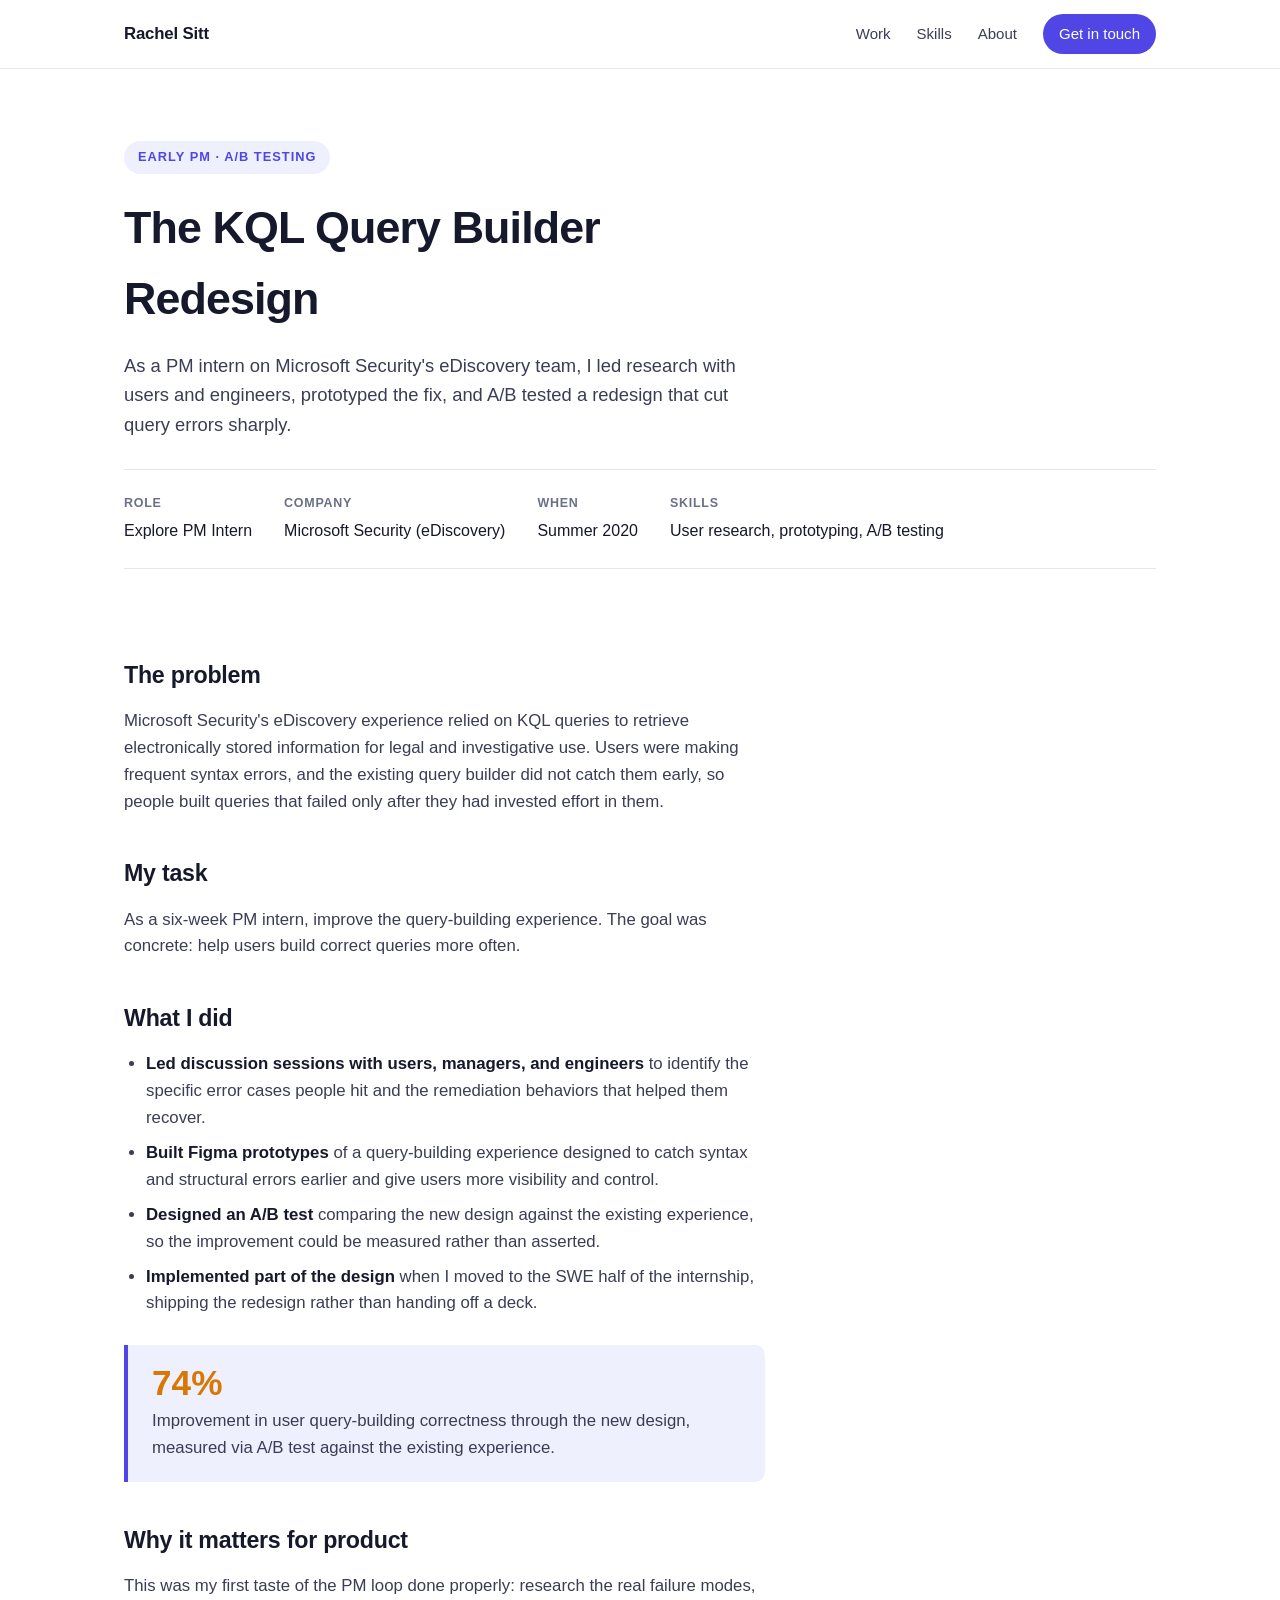
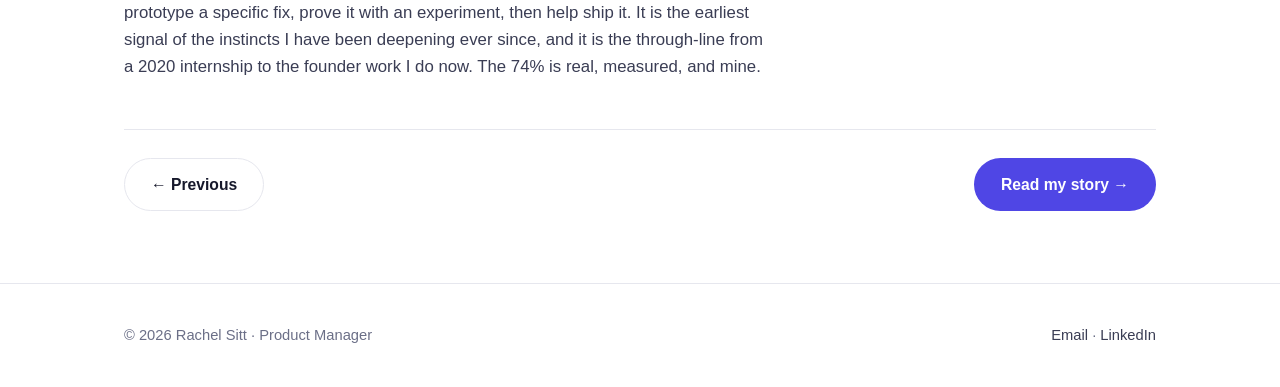
<file: case-studies/kql-redesign.html>
<!DOCTYPE html>
<html lang="en">
<head>
<meta charset="UTF-8">
<meta name="viewport" content="width=device-width, initial-scale=1.0">
<title>KQL Query Builder Redesign · Rachel Sitt</title>
<meta name="description" content="How Rachel Sitt led a redesign of Microsoft Security's eDiscovery query builder that improved query correctness by 74%.">
<link rel="stylesheet" href="../css/styles.css">
</head>
<body>

<nav class="nav">
  <div class="nav-inner">
    <a href="../index.html" class="brand">Rachel Sitt</a>
    <button class="nav-toggle" aria-label="Menu" onclick="document.getElementById('navlinks').classList.toggle('open')">☰</button>
    <div class="nav-links" id="navlinks">
      <a href="../work.html">Work</a>
      <a href="../skills.html">Skills</a>
      <a href="../about.html">About</a>
      <a href="../contact.html" class="nav-cta">Get in touch</a>
    </div>
  </div>
</nav>

<header class="cs-hero">
  <div class="wrap">
    <span class="eyebrow">Early PM · A/B Testing</span>
    <h1>The KQL Query Builder Redesign</h1>
    <p class="sub">As a PM intern on Microsoft Security's eDiscovery team, I led research with users and engineers, prototyped the fix, and A/B tested a redesign that cut query errors sharply.</p>
    <div class="cs-meta">
      <div><div class="k">Role</div><div class="v">Explore PM Intern</div></div>
      <div><div class="k">Company</div><div class="v">Microsoft Security (eDiscovery)</div></div>
      <div><div class="k">When</div><div class="v">Summer 2020</div></div>
      <div><div class="k">Skills</div><div class="v">User research, prototyping, A/B testing</div></div>
    </div>
  </div>
</header>

<section class="cs-body">
  <div class="wrap">
    <div class="col">
      <h2>The problem</h2>
      <p>Microsoft Security's eDiscovery experience relied on KQL queries to retrieve electronically stored information for legal and investigative use. Users were making frequent syntax errors, and the existing query builder did not catch them early, so people built queries that failed only after they had invested effort in them.</p>

      <h2>My task</h2>
      <p>As a six-week PM intern, improve the query-building experience. The goal was concrete: help users build correct queries more often.</p>

      <h2>What I did</h2>
      <ul>
        <li><strong>Led discussion sessions with users, managers, and engineers</strong> to identify the specific error cases people hit and the remediation behaviors that helped them recover.</li>
        <li><strong>Built Figma prototypes</strong> of a query-building experience designed to catch syntax and structural errors earlier and give users more visibility and control.</li>
        <li><strong>Designed an A/B test</strong> comparing the new design against the existing experience, so the improvement could be measured rather than asserted.</li>
        <li><strong>Implemented part of the design</strong> when I moved to the SWE half of the internship, shipping the redesign rather than handing off a deck.</li>
      </ul>

      <div class="callout">
        <div class="num">74%</div>
        <p>Improvement in user query-building correctness through the new design, measured via A/B test against the existing experience.</p>
      </div>

      <h2>Why it matters for product</h2>
      <p>This was my first taste of the PM loop done properly: research the real failure modes, prototype a specific fix, prove it with an experiment, then help ship it. It is the earliest signal of the instincts I have been deepening ever since, and it is the through-line from a 2020 internship to the founder work I do now. The 74% is real, measured, and mine.</p>
    </div>

    <div class="cs-nav">
      <a href="lumen-prd.html" class="btn btn-ghost">← Previous</a>
      <a href="../about.html" class="btn btn-primary">Read my story →</a>
    </div>
  </div>
</section>

<footer class="footer">
  <div class="wrap footer-inner">
    <div>© 2026 Rachel Sitt · Product Manager</div>
    <div>
      <a href="mailto:rsitt.coll@gmail.com">Email</a> ·
      <a href="https://linkedin.com/in/rachelsitt" target="_blank" rel="noopener">LinkedIn</a>
    </div>
  </div>
</footer>

</body>
</html>
</file>
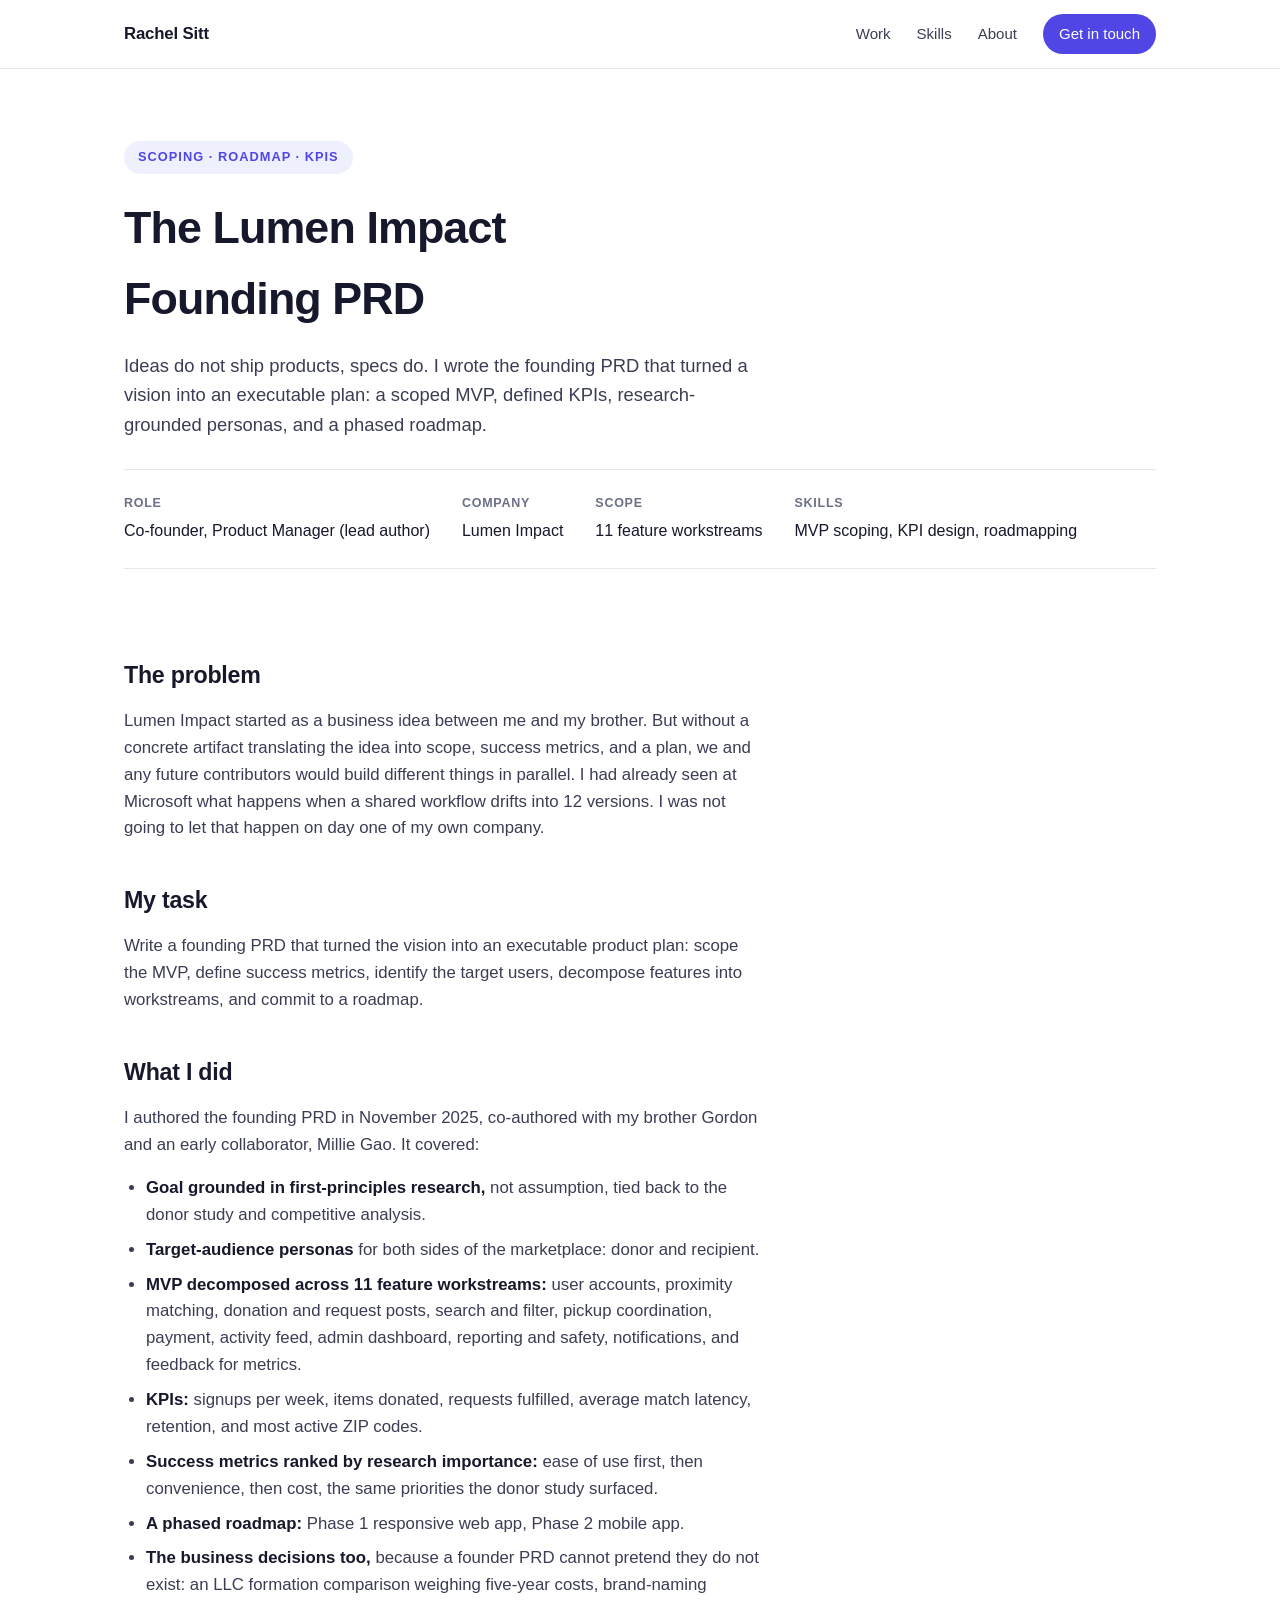
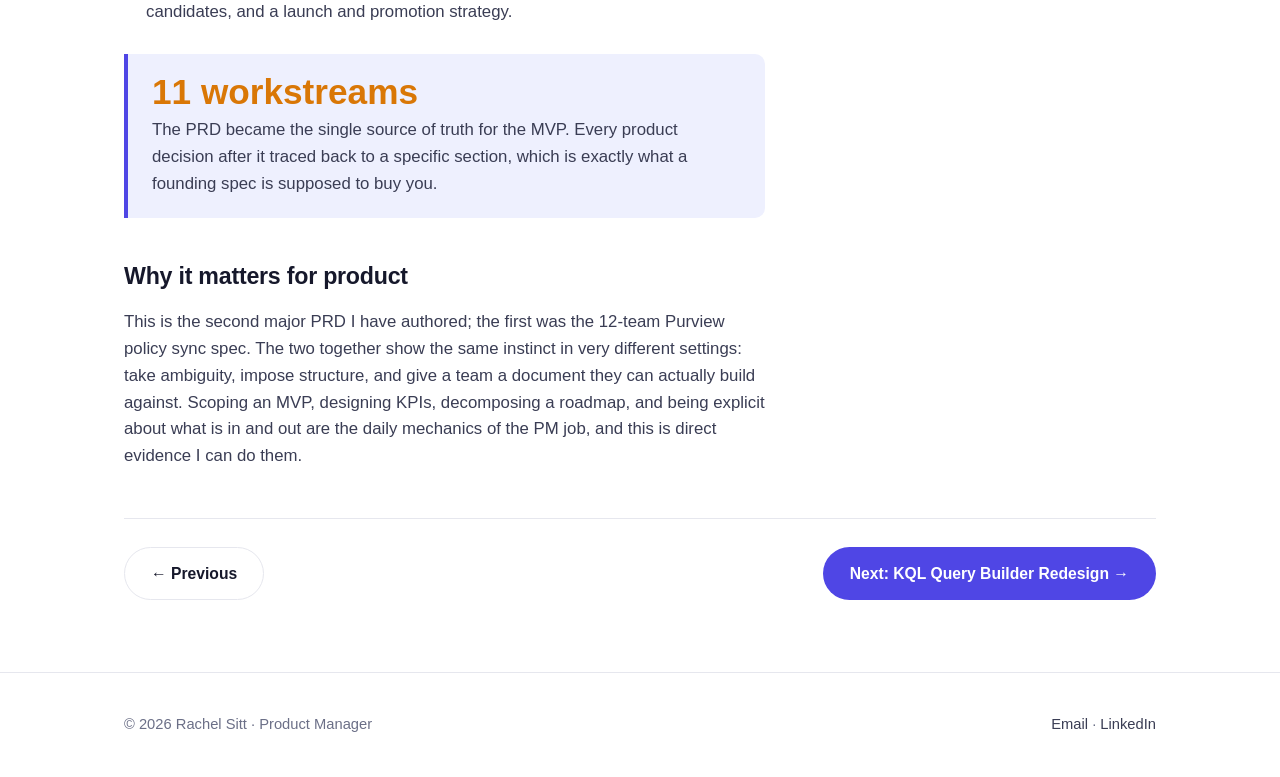
<file: case-studies/lumen-prd.html>
<!DOCTYPE html>
<html lang="en">
<head>
<meta charset="UTF-8">
<meta name="viewport" content="width=device-width, initial-scale=1.0">
<title>Lumen Impact Founding PRD · Rachel Sitt</title>
<meta name="description" content="How Rachel Sitt turned a business idea into an executable product plan: MVP scope, KPIs, personas, and a phased roadmap.">
<link rel="stylesheet" href="../css/styles.css">
</head>
<body>

<nav class="nav">
  <div class="nav-inner">
    <a href="../index.html" class="brand">Rachel Sitt</a>
    <button class="nav-toggle" aria-label="Menu" onclick="document.getElementById('navlinks').classList.toggle('open')">☰</button>
    <div class="nav-links" id="navlinks">
      <a href="../work.html">Work</a>
      <a href="../skills.html">Skills</a>
      <a href="../about.html">About</a>
      <a href="../contact.html" class="nav-cta">Get in touch</a>
    </div>
  </div>
</nav>

<header class="cs-hero">
  <div class="wrap">
    <span class="eyebrow">Scoping · Roadmap · KPIs</span>
    <h1>The Lumen Impact Founding PRD</h1>
    <p class="sub">Ideas do not ship products, specs do. I wrote the founding PRD that turned a vision into an executable plan: a scoped MVP, defined KPIs, research-grounded personas, and a phased roadmap.</p>
    <div class="cs-meta">
      <div><div class="k">Role</div><div class="v">Co-founder, Product Manager (lead author)</div></div>
      <div><div class="k">Company</div><div class="v">Lumen Impact</div></div>
      <div><div class="k">Scope</div><div class="v">11 feature workstreams</div></div>
      <div><div class="k">Skills</div><div class="v">MVP scoping, KPI design, roadmapping</div></div>
    </div>
  </div>
</header>

<section class="cs-body">
  <div class="wrap">
    <div class="col">
      <h2>The problem</h2>
      <p>Lumen Impact started as a business idea between me and my brother. But without a concrete artifact translating the idea into scope, success metrics, and a plan, we and any future contributors would build different things in parallel. I had already seen at Microsoft what happens when a shared workflow drifts into 12 versions. I was not going to let that happen on day one of my own company.</p>

      <h2>My task</h2>
      <p>Write a founding PRD that turned the vision into an executable product plan: scope the MVP, define success metrics, identify the target users, decompose features into workstreams, and commit to a roadmap.</p>

      <h2>What I did</h2>
      <p>I authored the founding PRD in November 2025, co-authored with my brother Gordon and an early collaborator, Millie Gao. It covered:</p>
      <ul>
        <li><strong>Goal grounded in first-principles research,</strong> not assumption, tied back to the donor study and competitive analysis.</li>
        <li><strong>Target-audience personas</strong> for both sides of the marketplace: donor and recipient.</li>
        <li><strong>MVP decomposed across 11 feature workstreams:</strong> user accounts, proximity matching, donation and request posts, search and filter, pickup coordination, payment, activity feed, admin dashboard, reporting and safety, notifications, and feedback for metrics.</li>
        <li><strong>KPIs:</strong> signups per week, items donated, requests fulfilled, average match latency, retention, and most active ZIP codes.</li>
        <li><strong>Success metrics ranked by research importance:</strong> ease of use first, then convenience, then cost, the same priorities the donor study surfaced.</li>
        <li><strong>A phased roadmap:</strong> Phase 1 responsive web app, Phase 2 mobile app.</li>
        <li><strong>The business decisions too,</strong> because a founder PRD cannot pretend they do not exist: an LLC formation comparison weighing five-year costs, brand-naming candidates, and a launch and promotion strategy.</li>
      </ul>

      <div class="callout">
        <div class="num">11 workstreams</div>
        <p>The PRD became the single source of truth for the MVP. Every product decision after it traced back to a specific section, which is exactly what a founding spec is supposed to buy you.</p>
      </div>

      <h2>Why it matters for product</h2>
      <p>This is the second major PRD I have authored; the first was the 12-team Purview policy sync spec. The two together show the same instinct in very different settings: take ambiguity, impose structure, and give a team a document they can actually build against. Scoping an MVP, designing KPIs, decomposing a roadmap, and being explicit about what is in and out are the daily mechanics of the PM job, and this is direct evidence I can do them.</p>
    </div>

    <div class="cs-nav">
      <a href="donor-okrs.html" class="btn btn-ghost">← Previous</a>
      <a href="kql-redesign.html" class="btn btn-primary">Next: KQL Query Builder Redesign →</a>
    </div>
  </div>
</section>

<footer class="footer">
  <div class="wrap footer-inner">
    <div>© 2026 Rachel Sitt · Product Manager</div>
    <div>
      <a href="mailto:rsitt.coll@gmail.com">Email</a> ·
      <a href="https://linkedin.com/in/rachelsitt" target="_blank" rel="noopener">LinkedIn</a>
    </div>
  </div>
</footer>

</body>
</html>
</file>
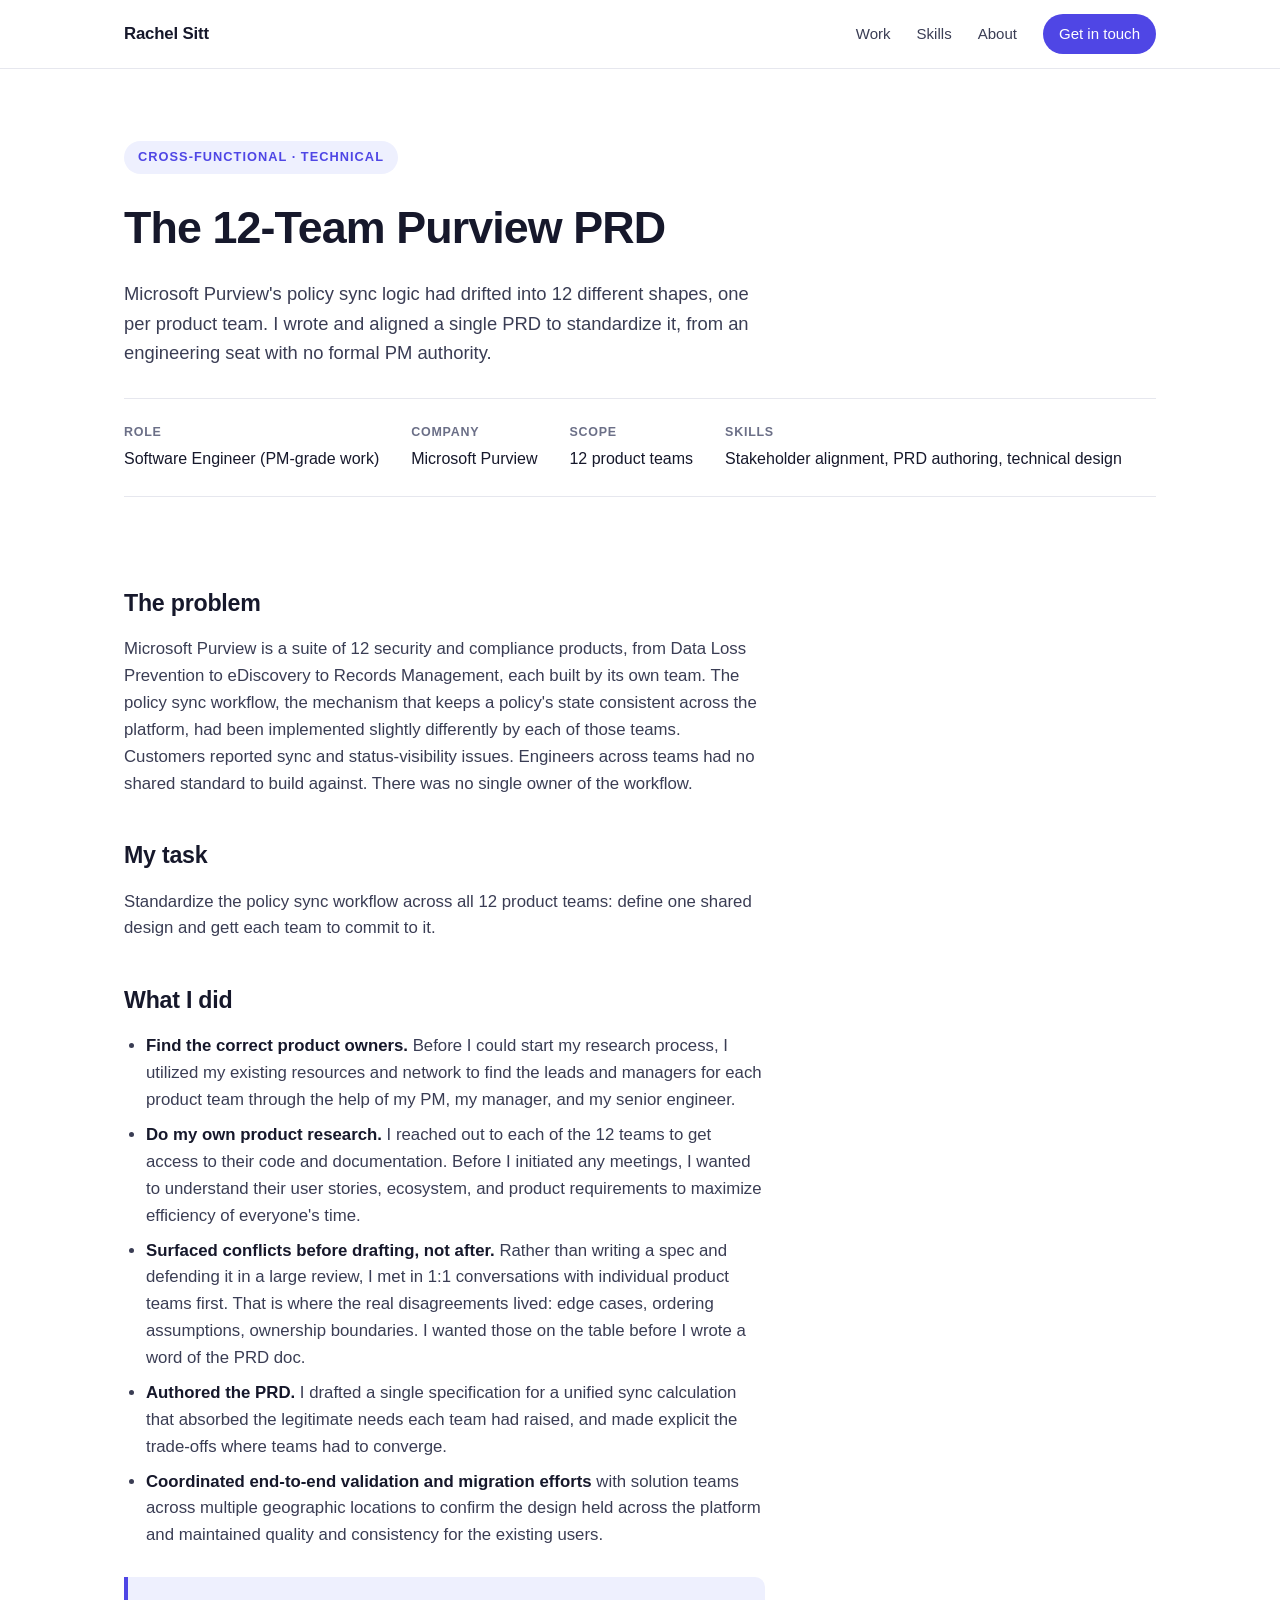
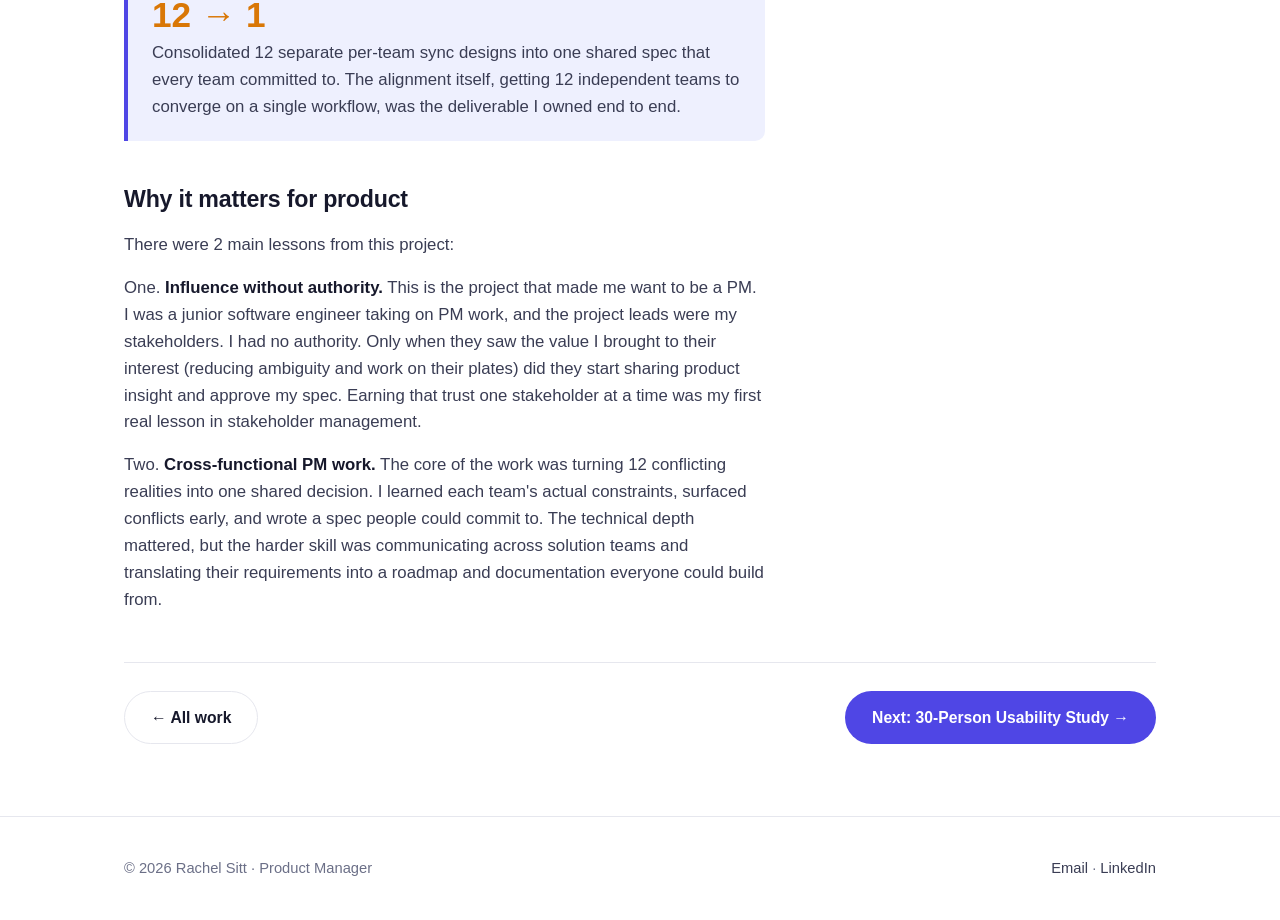
<file: case-studies/purview-prd.html>
<!DOCTYPE html>
<html lang="en">
<head>
<meta charset="UTF-8">
<meta name="viewport" content="width=device-width, initial-scale=1.0">
<title>The 12-Team Purview PRD · Rachel Sitt</title>
<meta name="description" content="How Rachel Sitt aligned 12 Microsoft Purview product teams on a single policy sync spec, from an engineering seat.">
<link rel="stylesheet" href="../css/styles.css">
</head>
<body>

<nav class="nav">
  <div class="nav-inner">
    <a href="../index.html" class="brand">Rachel Sitt</a>
    <button class="nav-toggle" aria-label="Menu" onclick="document.getElementById('navlinks').classList.toggle('open')">☰</button>
    <div class="nav-links" id="navlinks">
      <a href="../work.html">Work</a>
      <a href="../skills.html">Skills</a>
      <a href="../about.html">About</a>
      <a href="../contact.html" class="nav-cta">Get in touch</a>
    </div>
  </div>
</nav>

<header class="cs-hero">
  <div class="wrap">
    <span class="eyebrow">Cross-functional · Technical</span>
    <h1>The 12-Team Purview PRD</h1>
    <p class="sub">Microsoft Purview's policy sync logic had drifted into 12 different shapes, one per product team. I wrote and aligned a single PRD to standardize it, from an engineering seat with no formal PM authority.</p>
    <div class="cs-meta">
      <div><div class="k">Role</div><div class="v">Software Engineer (PM-grade work)</div></div>
      <div><div class="k">Company</div><div class="v">Microsoft Purview</div></div>
      <div><div class="k">Scope</div><div class="v">12 product teams</div></div>
      <div><div class="k">Skills</div><div class="v">Stakeholder alignment, PRD authoring, technical design</div></div>
    </div>
  </div>
</header>

<section class="cs-body">
  <div class="wrap">
    <div class="col">
      <h2>The problem</h2>
      <p>Microsoft Purview is a suite of 12 security and compliance products, from Data Loss Prevention to eDiscovery to Records Management, each built by its own team. The policy sync workflow, the mechanism that keeps a policy's state consistent across the platform, had been implemented slightly differently by each of those teams. Customers reported sync and status-visibility issues. Engineers across teams had no shared standard to build against. There was no single owner of the workflow.</p>

      <h2>My task</h2>
      <p>Standardize the policy sync workflow across all 12 product teams: define one shared design and gett each team to commit to it.</p>

      <h2>What I did</h2>
      <ul>
        <li><strong>Find the correct product owners.</strong> Before I could start my research process, I utilized my existing resources and network to find the leads and managers for each product team through the help of my PM, my manager, and my senior engineer.</li>
        <li><strong>Do my own product research.</strong> I reached out to each of the 12 teams to get access to their code and documentation. Before I initiated any meetings, I wanted to understand their user stories, ecosystem, and product requirements to maximize efficiency of everyone's time.</li>
        <li><strong>Surfaced conflicts before drafting, not after.</strong> Rather than writing a spec and defending it in a large review, I met in 1:1 conversations with individual product teams first. That is where the real disagreements lived: edge cases, ordering assumptions, ownership boundaries. I wanted those on the table before I wrote a word of the PRD doc.</li>
        <li><strong>Authored the PRD.</strong> I drafted a single specification for a unified sync calculation that absorbed the legitimate needs each team had raised, and made explicit the trade-offs where teams had to converge.</li>
        <li><strong>Coordinated end-to-end validation and migration efforts</strong> with solution teams across multiple geographic locations to confirm the design held across the platform and maintained quality and consistency for the existing users.</li>
      </ul>

      <div class="callout">
        <div class="num">12 → 1</div>
        <p>Consolidated 12 separate per-team sync designs into one shared spec that every team committed to. The alignment itself, getting 12 independent teams to converge on a single workflow, was the deliverable I owned end to end.</p>
      </div>

      <h2>Why it matters for product</h2>
      <p>There were 2 main lessons from this project:</p>
      <p>One. <strong>Influence without authority.</strong> This is the project that made me want to be a PM. I was a junior software engineer taking on PM work, and the project leads were my stakeholders. I had no authority. Only when they saw the value I brought to their interest (reducing ambiguity and work on their plates) did they start sharing product insight and approve my spec. Earning that trust one stakeholder at a time was my first real lesson in stakeholder management.</p>
      <p>Two. <strong>Cross-functional PM work.</strong> The core of the work was turning 12 conflicting realities into one shared decision. I learned each team's actual constraints, surfaced conflicts early, and wrote a spec people could commit to. The technical depth mattered, but the harder skill was communicating across solution teams and translating their requirements into a roadmap and documentation everyone could build from.</p>
    </div>

    <div class="cs-nav">
      <a href="../work.html" class="btn btn-ghost">← All work</a>
      <a href="usability-study.html" class="btn btn-primary">Next: 30-Person Usability Study →</a>
    </div>
  </div>
</section>

<footer class="footer">
  <div class="wrap footer-inner">
    <div>© 2026 Rachel Sitt · Product Manager</div>
    <div>
      <a href="mailto:rsitt.coll@gmail.com">Email</a> ·
      <a href="https://linkedin.com/in/rachelsitt" target="_blank" rel="noopener">LinkedIn</a>
    </div>
  </div>
</footer>

</body>
</html>
</file>
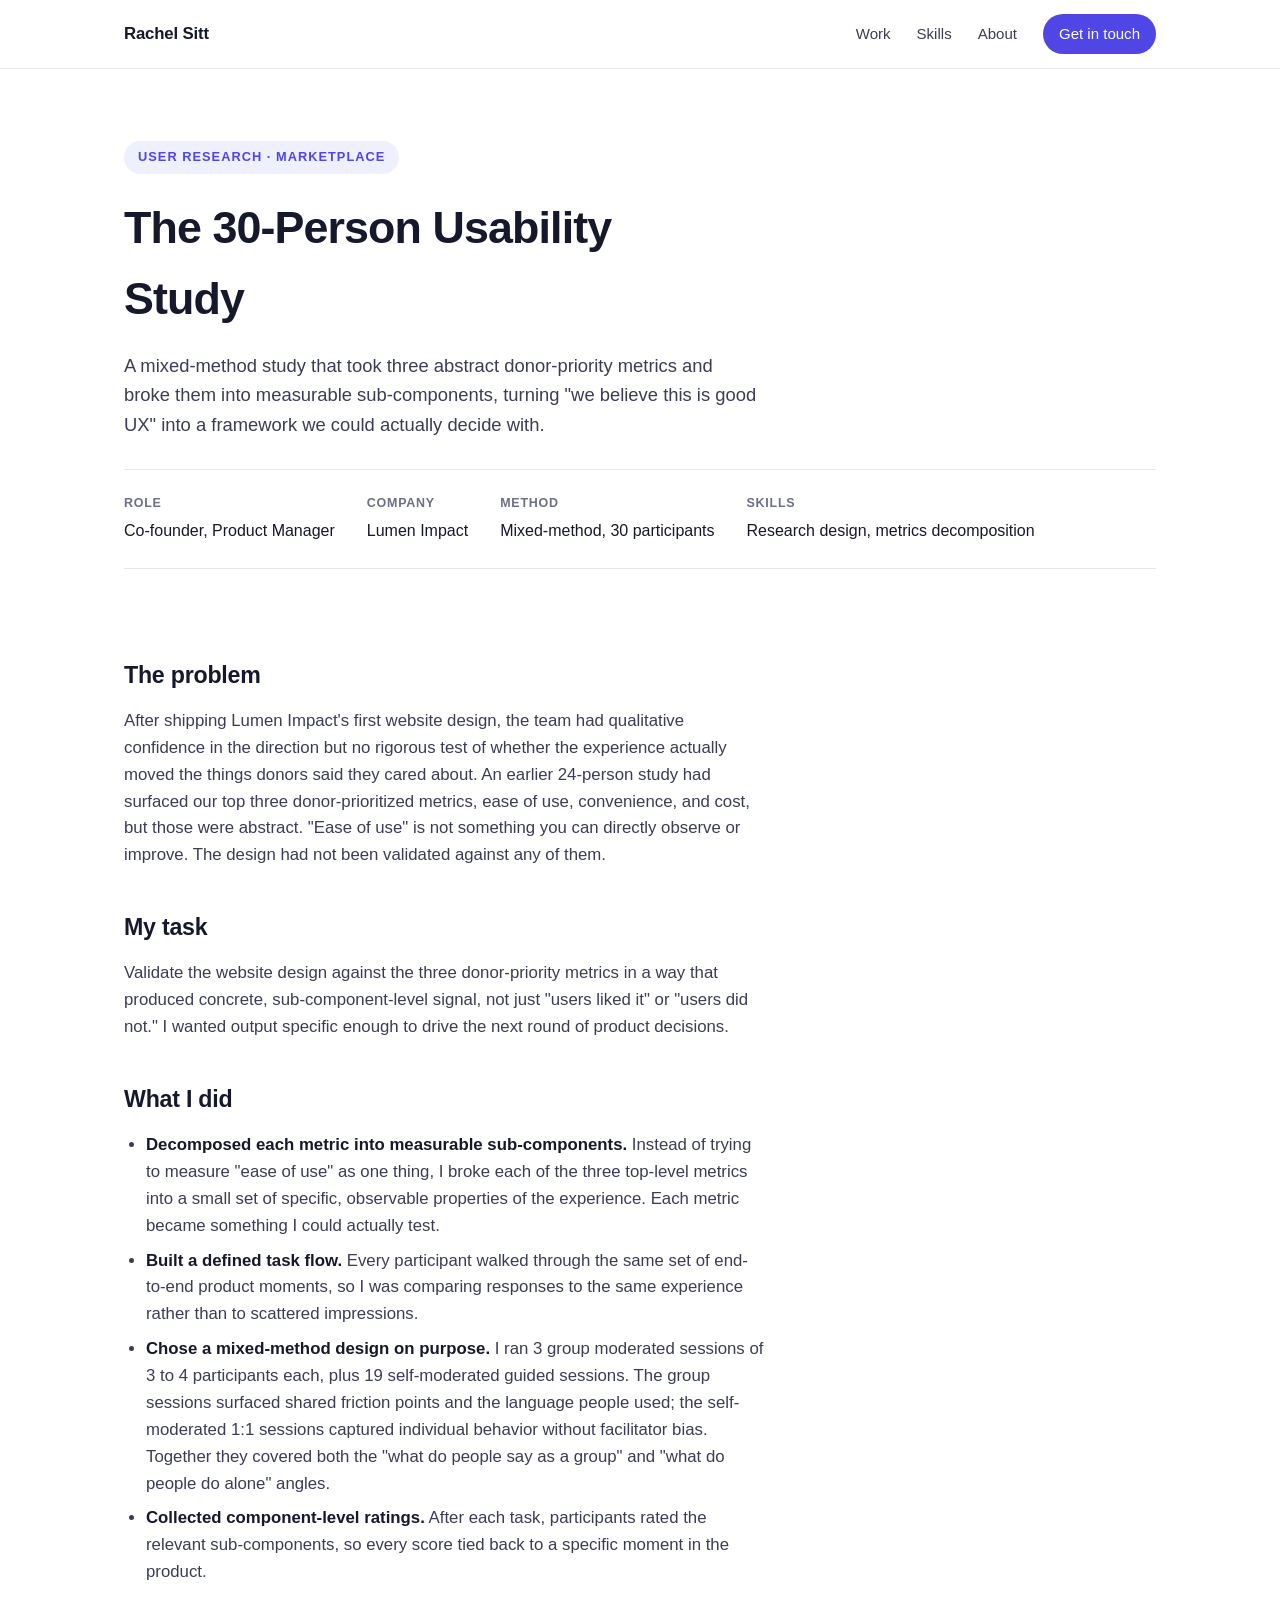
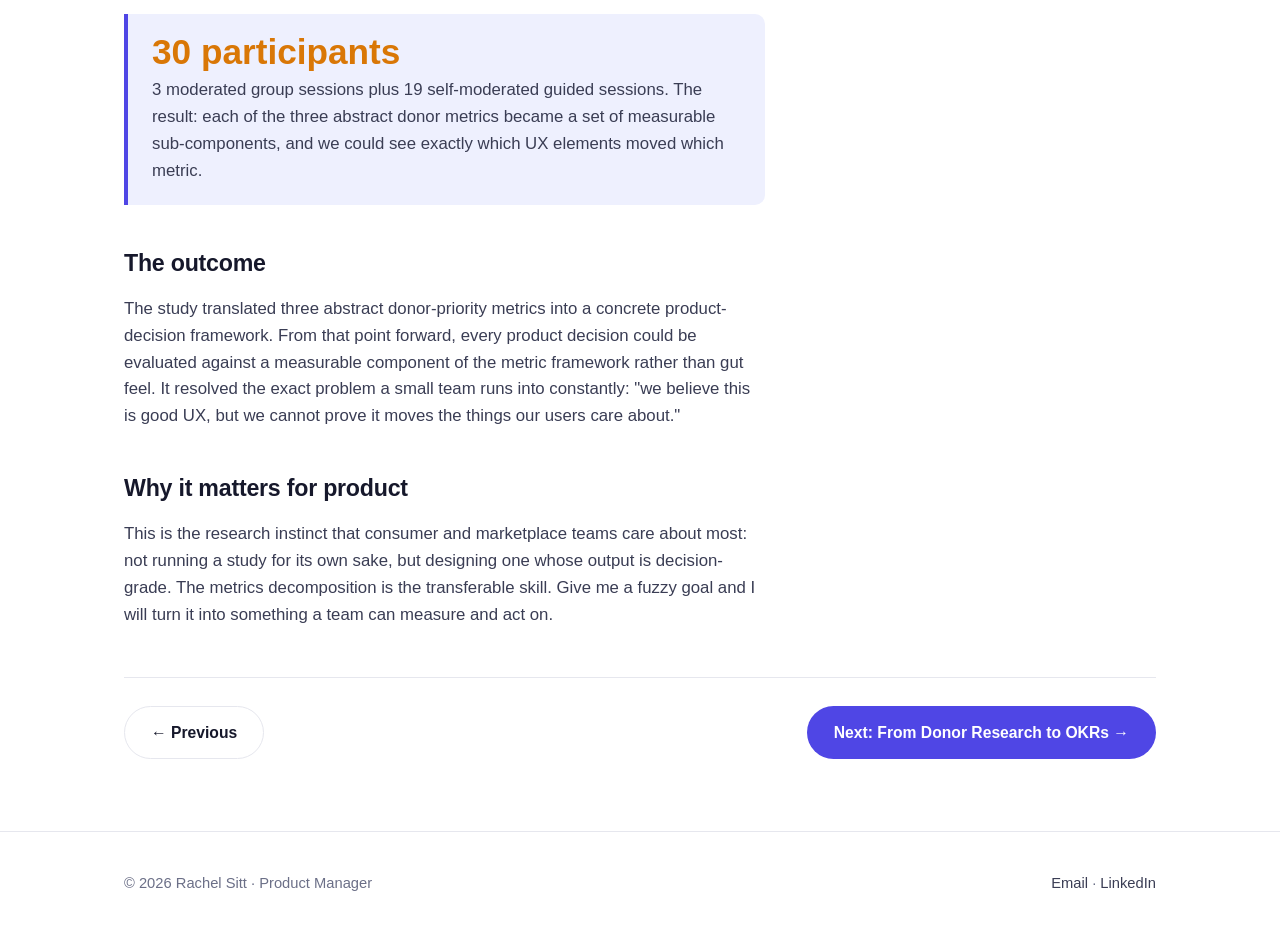
<file: case-studies/usability-study.html>
<!DOCTYPE html>
<html lang="en">
<head>
<meta charset="UTF-8">
<meta name="viewport" content="width=device-width, initial-scale=1.0">
<title>30-Person Usability Study · Rachel Sitt</title>
<meta name="description" content="How Rachel Sitt designed a mixed-method usability study that turned abstract donor metrics into a measurable product-decision framework.">
<link rel="stylesheet" href="../css/styles.css">
</head>
<body>

<nav class="nav">
  <div class="nav-inner">
    <a href="../index.html" class="brand">Rachel Sitt</a>
    <button class="nav-toggle" aria-label="Menu" onclick="document.getElementById('navlinks').classList.toggle('open')">☰</button>
    <div class="nav-links" id="navlinks">
      <a href="../work.html">Work</a>
      <a href="../skills.html">Skills</a>
      <a href="../about.html">About</a>
      <a href="../contact.html" class="nav-cta">Get in touch</a>
    </div>
  </div>
</nav>

<header class="cs-hero">
  <div class="wrap">
    <span class="eyebrow">User Research · Marketplace</span>
    <h1>The 30-Person Usability Study</h1>
    <p class="sub">A mixed-method study that took three abstract donor-priority metrics and broke them into measurable sub-components, turning "we believe this is good UX" into a framework we could actually decide with.</p>
    <div class="cs-meta">
      <div><div class="k">Role</div><div class="v">Co-founder, Product Manager</div></div>
      <div><div class="k">Company</div><div class="v">Lumen Impact</div></div>
      <div><div class="k">Method</div><div class="v">Mixed-method, 30 participants</div></div>
      <div><div class="k">Skills</div><div class="v">Research design, metrics decomposition</div></div>
    </div>
  </div>
</header>

<section class="cs-body">
  <div class="wrap">
    <div class="col">
      <h2>The problem</h2>
      <p>After shipping Lumen Impact's first website design, the team had qualitative confidence in the direction but no rigorous test of whether the experience actually moved the things donors said they cared about. An earlier 24-person study had surfaced our top three donor-prioritized metrics, ease of use, convenience, and cost, but those were abstract. "Ease of use" is not something you can directly observe or improve. The design had not been validated against any of them.</p>

      <h2>My task</h2>
      <p>Validate the website design against the three donor-priority metrics in a way that produced concrete, sub-component-level signal, not just "users liked it" or "users did not." I wanted output specific enough to drive the next round of product decisions.</p>

      <h2>What I did</h2>
      <ul>
        <li><strong>Decomposed each metric into measurable sub-components.</strong> Instead of trying to measure "ease of use" as one thing, I broke each of the three top-level metrics into a small set of specific, observable properties of the experience. Each metric became something I could actually test.</li>
        <li><strong>Built a defined task flow.</strong> Every participant walked through the same set of end-to-end product moments, so I was comparing responses to the same experience rather than to scattered impressions.</li>
        <li><strong>Chose a mixed-method design on purpose.</strong> I ran 3 group moderated sessions of 3 to 4 participants each, plus 19 self-moderated guided sessions. The group sessions surfaced shared friction points and the language people used; the self-moderated 1:1 sessions captured individual behavior without facilitator bias. Together they covered both the "what do people say as a group" and "what do people do alone" angles.</li>
        <li><strong>Collected component-level ratings.</strong> After each task, participants rated the relevant sub-components, so every score tied back to a specific moment in the product.</li>
      </ul>

      <div class="callout">
        <div class="num">30 participants</div>
        <p>3 moderated group sessions plus 19 self-moderated guided sessions. The result: each of the three abstract donor metrics became a set of measurable sub-components, and we could see exactly which UX elements moved which metric.</p>
      </div>

      <h2>The outcome</h2>
      <p>The study translated three abstract donor-priority metrics into a concrete product-decision framework. From that point forward, every product decision could be evaluated against a measurable component of the metric framework rather than gut feel. It resolved the exact problem a small team runs into constantly: "we believe this is good UX, but we cannot prove it moves the things our users care about."</p>

      <h2>Why it matters for product</h2>
      <p>This is the research instinct that consumer and marketplace teams care about most: not running a study for its own sake, but designing one whose output is decision-grade. The metrics decomposition is the transferable skill. Give me a fuzzy goal and I will turn it into something a team can measure and act on.</p>
    </div>

    <div class="cs-nav">
      <a href="purview-prd.html" class="btn btn-ghost">← Previous</a>
      <a href="donor-okrs.html" class="btn btn-primary">Next: From Donor Research to OKRs →</a>
    </div>
  </div>
</section>

<footer class="footer">
  <div class="wrap footer-inner">
    <div>© 2026 Rachel Sitt · Product Manager</div>
    <div>
      <a href="mailto:rsitt.coll@gmail.com">Email</a> ·
      <a href="https://linkedin.com/in/rachelsitt" target="_blank" rel="noopener">LinkedIn</a>
    </div>
  </div>
</footer>

</body>
</html>
</file>
<file: css/styles.css>
/* ===========================================================
   Rachel Sitt - Portfolio
   Design system: navy ink, indigo accent, amber metrics
   =========================================================== */

:root {
  --ink: #16182b;
  --ink-soft: #3a3d54;
  --muted: #6b6f87;
  --line: #e6e7ee;
  --bg: #ffffff;
  --bg-soft: #f7f8fc;
  --accent: #4f46e5;
  --accent-soft: #eef0fe;
  --metric: #d97706;
  --radius: 14px;
  --maxw: 1080px;
  --shadow: 0 1px 2px rgba(22,24,43,.04), 0 8px 24px rgba(22,24,43,.06);
  --font: -apple-system, BlinkMacSystemFont, "Segoe UI", Roboto, Helvetica, Arial, sans-serif;
}

* { box-sizing: border-box; margin: 0; padding: 0; }

html { scroll-behavior: smooth; }

body {
  font-family: var(--font);
  color: var(--ink);
  background: var(--bg);
  line-height: 1.6;
  -webkit-font-smoothing: antialiased;
}

a { color: var(--accent); text-decoration: none; }
a:hover { text-decoration: underline; }

.wrap { max-width: var(--maxw); margin: 0 auto; padding: 0 24px; }

/* ---------- Navigation ---------- */
.nav {
  position: sticky; top: 0; z-index: 50;
  background: rgba(255,255,255,.85);
  backdrop-filter: saturate(180%) blur(10px);
  border-bottom: 1px solid var(--line);
}
.nav-inner {
  max-width: var(--maxw); margin: 0 auto; padding: 14px 24px;
  display: flex; align-items: center; justify-content: space-between;
}
.brand { font-weight: 700; font-size: 1.05rem; color: var(--ink); letter-spacing: -.01em; }
.brand:hover { text-decoration: none; }
.brand span { color: var(--accent); }
.nav-links { display: flex; gap: 26px; align-items: center; }
.nav-links a {
  color: var(--ink-soft); font-size: .94rem; font-weight: 500;
}
.nav-links a:hover { color: var(--accent); text-decoration: none; }
.nav-cta {
  background: var(--accent); color: #fff !important;
  padding: 8px 16px; border-radius: 999px; font-weight: 600;
}
.nav-cta:hover { background: #4338ca; text-decoration: none; }
.nav-toggle { display: none; background: none; border: 0; font-size: 1.5rem; cursor: pointer; color: var(--ink); }

/* ---------- Hero ---------- */
.hero { padding: 96px 0 72px; }
.hero-grid {
  display: grid; grid-template-columns: 1.5fr 1fr; gap: 56px; align-items: center;
}
.hero-photo { position: relative; }
.hero-photo img {
  width: 100%; aspect-ratio: 1/1; object-fit: cover; object-position: top;
  border-radius: 20px; box-shadow: var(--shadow);
}
.hero-photo::after {
  content: ""; position: absolute; inset: 14px -14px -14px 14px; z-index: -1;
  border-radius: 20px; background: var(--accent-soft);
}
.eyebrow {
  display: inline-block; font-size: .8rem; font-weight: 700;
  letter-spacing: .08em; text-transform: uppercase; color: var(--accent);
  background: var(--accent-soft); padding: 6px 14px; border-radius: 999px;
  margin-bottom: 22px;
}
.hero h1 {
  font-size: clamp(2.2rem, 5vw, 3.4rem); line-height: 1.08;
  letter-spacing: -.025em; color: var(--ink); max-width: 16ch;
}
.hero .lede {
  margin-top: 22px; font-size: clamp(1.05rem, 2vw, 1.3rem);
  color: var(--ink-soft); max-width: 60ch;
}
.hero-actions { margin-top: 34px; display: flex; gap: 14px; flex-wrap: wrap; }

.btn {
  display: inline-block; padding: 13px 26px; border-radius: 999px;
  font-weight: 600; font-size: .98rem; cursor: pointer; border: 1px solid transparent;
  transition: all .15s ease;
}
.btn-primary { background: var(--accent); color: #fff; }
.btn-primary:hover { background: #4338ca; text-decoration: none; }
.btn-ghost { background: #fff; color: var(--ink); border-color: var(--line); }
.btn-ghost:hover { border-color: var(--accent); color: var(--accent); text-decoration: none; }

/* ---------- Sections ---------- */
section { padding: 64px 0; }
.section-head { margin-bottom: 40px; max-width: 60ch; }
.section-head h2 {
  font-size: clamp(1.6rem, 3vw, 2.1rem); letter-spacing: -.02em; color: var(--ink);
}
.section-head p { margin-top: 12px; color: var(--muted); font-size: 1.05rem; }
.bg-soft { background: var(--bg-soft); border-top: 1px solid var(--line); border-bottom: 1px solid var(--line); }

/* ---------- Metric strip ---------- */
.metrics {
  display: grid; grid-template-columns: repeat(4, 1fr); gap: 24px;
  margin-top: 56px;
}
.metric { }
.metric .num {
  font-size: clamp(2rem, 4vw, 2.8rem); font-weight: 800;
  color: var(--metric); letter-spacing: -.02em; line-height: 1;
}
.metric .label { margin-top: 10px; color: var(--muted); font-size: .92rem; }

/* ---------- Work grid ---------- */
.grid { display: grid; grid-template-columns: repeat(2, 1fr); gap: 22px; }
.card {
  display: block; background: #fff; border: 1px solid var(--line);
  border-radius: var(--radius); padding: 28px; transition: all .18s ease;
  color: inherit;
}
.card:hover { border-color: var(--accent); box-shadow: var(--shadow); transform: translateY(-2px); text-decoration: none; }
.card .tag {
  font-size: .76rem; font-weight: 700; letter-spacing: .06em; text-transform: uppercase;
  color: var(--accent);
}
.card h3 { margin: 12px 0 8px; font-size: 1.25rem; letter-spacing: -.01em; color: var(--ink); }
.card p { color: var(--ink-soft); font-size: .98rem; }
.card .result {
  margin-top: 16px; padding-top: 16px; border-top: 1px solid var(--line);
  font-weight: 600; color: var(--ink);
}
.card .result b { color: var(--metric); }
.card .more { margin-top: 14px; font-weight: 600; color: var(--accent); font-size: .92rem; }

/* smaller cards for additional work */
.grid-3 { display: grid; grid-template-columns: repeat(3, 1fr); gap: 18px; }
.mini {
  background: #fff; border: 1px solid var(--line); border-radius: var(--radius); padding: 22px;
}
.mini h4 { font-size: 1.05rem; margin-bottom: 6px; color: var(--ink); }
.mini p { color: var(--muted); font-size: .92rem; }

/* ---------- Skills ---------- */
.skills { display: grid; grid-template-columns: repeat(3, 1fr); gap: 22px; }
.skillcol h3 {
  font-size: 1.05rem; color: var(--ink); margin-bottom: 14px;
  padding-bottom: 10px; border-bottom: 2px solid var(--accent-soft);
}
.skillcol ul { list-style: none; }
.skillcol li { padding: 6px 0; color: var(--ink-soft); font-size: .96rem; }
.skillcol li::before { content: "›"; color: var(--accent); font-weight: 700; margin-right: 10px; }

/* ---------- Case study layout ---------- */
.cs-hero { padding: 72px 0 40px; }
.cs-hero .eyebrow { margin-bottom: 18px; }
.cs-hero h1 { font-size: clamp(1.9rem, 4vw, 2.8rem); letter-spacing: -.02em; max-width: 22ch; }
.cs-hero .sub { margin-top: 16px; color: var(--ink-soft); font-size: 1.15rem; max-width: 62ch; }

.cs-meta {
  display: flex; flex-wrap: wrap; gap: 32px; margin-top: 30px;
  padding: 24px 0; border-top: 1px solid var(--line); border-bottom: 1px solid var(--line);
}
.cs-meta div .k { font-size: .78rem; text-transform: uppercase; letter-spacing: .06em; color: var(--muted); font-weight: 700; }
.cs-meta div .v { margin-top: 4px; color: var(--ink); font-weight: 500; }

.cs-body { padding: 48px 0 72px; }
.cs-body .col { max-width: 72ch; }
.cs-body h2 {
  font-size: 1.45rem; letter-spacing: -.01em; margin: 40px 0 14px; color: var(--ink);
}
.cs-body h2:first-child { margin-top: 0; }
.cs-body p { margin-bottom: 16px; color: var(--ink-soft); font-size: 1.05rem; }
.cs-body ul { margin: 0 0 18px 22px; color: var(--ink-soft); font-size: 1.05rem; }
.cs-body li { margin-bottom: 8px; }
.cs-body strong { color: var(--ink); }

.callout {
  background: var(--accent-soft); border-left: 4px solid var(--accent);
  border-radius: 0 10px 10px 0; padding: 20px 24px; margin: 28px 0;
}
.callout .num { font-size: 2.2rem; font-weight: 800; color: var(--metric); line-height: 1; }
.callout p { margin: 8px 0 0; color: var(--ink-soft); }

.note {
  font-size: .92rem; color: var(--muted); font-style: italic;
  border-top: 1px dashed var(--line); padding-top: 16px; margin-top: 28px;
}

.cs-nav {
  display: flex; justify-content: space-between; gap: 16px; flex-wrap: wrap;
  margin-top: 48px; padding-top: 28px; border-top: 1px solid var(--line);
}

/* ---------- About ---------- */
.prose { max-width: 70ch; }
.prose p { margin-bottom: 18px; color: var(--ink-soft); font-size: 1.08rem; }
.prose h2 { font-size: 1.5rem; margin: 40px 0 14px; color: var(--ink); letter-spacing: -.01em; }
.timeline { margin-top: 12px; }
.tl-item { display: flex; gap: 20px; padding: 18px 0; border-bottom: 1px solid var(--line); }
.tl-date { min-width: 150px; color: var(--muted); font-size: .92rem; font-weight: 600; }
.tl-body h4 { color: var(--ink); font-size: 1.05rem; }
.tl-body p { color: var(--ink-soft); font-size: .96rem; margin-top: 4px; }

/* Visual timeline (logos on the left) */
.vtimeline { position: relative; margin-top: 8px; }
.vt-row { position: relative; display: flex; gap: 22px; align-items: flex-start; padding-bottom: 34px; }
.vt-row:last-child { padding-bottom: 0; }
/* connector line: from each logo's centre down to the next logo */
.vt-row::after {
  content: ""; position: absolute; left: 27px; top: 28px; bottom: 0;
  width: 2px; background: var(--accent-soft); z-index: 0;
}
.vt-row:last-child::after { display: none; }
.vt-logo {
  position: relative; z-index: 1; flex: 0 0 56px; width: 56px; height: 56px;
  border-radius: 14px; background: var(--bg-soft);
  display: flex; align-items: center; justify-content: center;
  overflow: hidden;
}
.vt-logo img { width: 100%; height: 100%; object-fit: contain; padding: 4px; box-sizing: border-box; }
.vt-logo--fill img { padding: 0; object-fit: cover; }
.vt-logo--text {
  font-weight: 800; font-size: 1.05rem; letter-spacing: .02em;
  color: var(--accent); background: var(--accent-soft); border-color: var(--accent-soft);
}
.vt-stack { flex: 1; min-width: 0; }
.vt-item { position: relative; }
/* multiple roles under one logo (e.g. Microsoft) get a light divider */
.vt-stack .vt-item + .vt-item {
  margin-top: 18px; padding-top: 18px; border-top: 1px solid var(--line);
}
.vt-date {
  font-size: .8rem; font-weight: 700; letter-spacing: .05em;
  text-transform: uppercase; color: var(--accent);
}
.vt-item h4 { margin: 5px 0 4px; font-size: 1.1rem; color: var(--ink); }
.vt-item p { color: var(--ink-soft); font-size: .96rem; }

/* ---------- Contact ---------- */
.contact-grid { display: grid; grid-template-columns: 1.2fr 1fr; gap: 48px; align-items: start; }
.contact-card {
  background: var(--bg-soft); border: 1px solid var(--line); border-radius: var(--radius);
  padding: 28px;
}
.contact-list { list-style: none; }
.contact-list li { padding: 14px 0; border-bottom: 1px solid var(--line); }
.contact-list li:last-child { border-bottom: 0; }
.contact-list .k { font-size: .8rem; text-transform: uppercase; letter-spacing: .06em; color: var(--muted); font-weight: 700; }
.contact-list .v { margin-top: 4px; font-size: 1.1rem; }
.looking li { padding: 8px 0; color: var(--ink-soft); }
.looking li::before { content: "✓"; color: var(--accent); font-weight: 700; margin-right: 10px; }

/* ---------- Homepage: top skill set ---------- */
.skillset { display: grid; grid-template-columns: repeat(4, 1fr); gap: 20px; }
.skillset-card {
  background: #fff; border: 1px solid var(--line);
  border-radius: var(--radius); padding: 22px; transition: all .18s ease;
}
.skillset-card:hover { border-color: var(--accent); box-shadow: var(--shadow); transform: translateY(-2px); }
.ss-head { display: flex; align-items: center; gap: 10px; margin-bottom: 16px; }
.ss-glyph {
  display: inline-flex; align-items: center; justify-content: center;
  width: 30px; height: 30px; border-radius: 8px; flex-shrink: 0;
  background: var(--accent-soft); color: var(--accent); font-size: 1rem;
}
.ss-head h3 { font-size: 1.05rem; color: var(--ink); letter-spacing: -.01em; }
.ss-tags { list-style: none; display: flex; flex-wrap: wrap; gap: 8px; }
.ss-tags li {
  font-size: .82rem; color: var(--ink-soft); background: var(--bg-soft);
  border: 1px solid var(--line); padding: 5px 11px; border-radius: 999px;
}

/* ---------- Homepage: horizontal timeline (the arc) ---------- */
.htimeline { position: relative; margin-top: 8px; overflow-x: auto; padding-bottom: 14px; }
.ht-track { display: flex; min-width: min-content; }
.ht-item { position: relative; flex: 0 0 240px; padding: 34px 22px 0 0; }
.ht-item::before {
  content: ""; position: absolute; top: 7px; left: 0; right: 0; height: 2px;
  background: var(--accent-soft);
}
.ht-item:last-child::before { display: none; }
.ht-dot {
  position: absolute; top: 0; left: 0; width: 16px; height: 16px;
  border-radius: 50%; background: #fff; border: 3px solid var(--accent);
  box-sizing: border-box; z-index: 1;
}
.ht-item:last-child .ht-dot { background: var(--accent); }
.ht-logo {
  width: 44px; height: 44px; border-radius: 11px; margin: 0 0 12px;
  background: #fff; border: 1px solid var(--line); box-shadow: var(--shadow);
  display: flex; align-items: center; justify-content: center; overflow: hidden;
}
.ht-logo img { width: 100%; height: 100%; object-fit: contain; padding: 6px; box-sizing: border-box; }
.ht-logo--fill img { padding: 0; object-fit: cover; }
.ht-logo--text {
  font-weight: 800; font-size: .95rem; color: var(--accent);
  background: var(--accent-soft); border-color: var(--accent-soft);
}
.ht-item--wide { flex-basis: 620px; }
/* 3 Microsoft time points side by side, equal-width columns */
.ht-roles {
  list-style: none; margin: 10px 0 0; padding: 0;
  display: grid; grid-template-columns: repeat(3, 1fr); gap: 16px; align-items: start;
}
.ht-roles li {
  font-size: .85rem; color: var(--ink-soft);
  padding-top: 12px; border-top: 2px solid var(--accent-soft);
}
.ht-rdate { display: block; font-weight: 700; font-size: .76rem; color: var(--metric); margin-bottom: 4px; }
.ht-ch {
  font-size: .72rem; font-weight: 700; letter-spacing: .12em;
  text-transform: uppercase; color: var(--accent);
}
.ht-date { margin-top: 6px; font-size: .82rem; font-weight: 600; color: var(--muted); }
.ht-item h4 { margin: 6px 0; font-size: 1.02rem; color: var(--ink); letter-spacing: -.01em; }
.ht-item p { font-size: .9rem; color: var(--ink-soft); padding-right: 6px; }
.ht-hint { margin-top: 16px; font-size: .82rem; color: var(--muted); }

/* ---------- Footer ---------- */
.footer { border-top: 1px solid var(--line); padding: 40px 0; color: var(--muted); font-size: .92rem; }
.footer-inner { display: flex; justify-content: space-between; flex-wrap: wrap; gap: 16px; }
.footer a { color: var(--ink-soft); }

/* ---------- Responsive ---------- */
@media (max-width: 860px) {
  .metrics { grid-template-columns: repeat(2, 1fr); gap: 32px; }
  .grid, .skills, .grid-3, .contact-grid { grid-template-columns: 1fr; }
  .skillset { grid-template-columns: repeat(2, 1fr); }
  .ht-item { flex-basis: 220px; }
  .ht-item--wide { flex-basis: 560px; }
  .hero-grid { grid-template-columns: 1fr; gap: 36px; }
  .hero-photo { max-width: 320px; }
  .hero-photo::after { display: none; }
  .nav-links {
    display: none; position: absolute; top: 100%; left: 0; right: 0;
    flex-direction: column; gap: 0; background: #fff; border-bottom: 1px solid var(--line);
    padding: 8px 24px 16px;
  }
  .nav-links.open { display: flex; }
  .nav-links a { padding: 12px 0; border-bottom: 1px solid var(--line); width: 100%; }
  .nav-cta { text-align: center; margin-top: 8px; }
  .nav-toggle { display: block; }
  .tl-item { flex-direction: column; gap: 4px; }
  .tl-date { min-width: 0; }
  .vt-row { gap: 16px; }
  .vt-logo { flex-basis: 48px; width: 48px; height: 48px; }
  .vt-row::after { left: 23px; }
}

@media (max-width: 560px) {
  .skillset { grid-template-columns: 1fr; }
}
</file>
